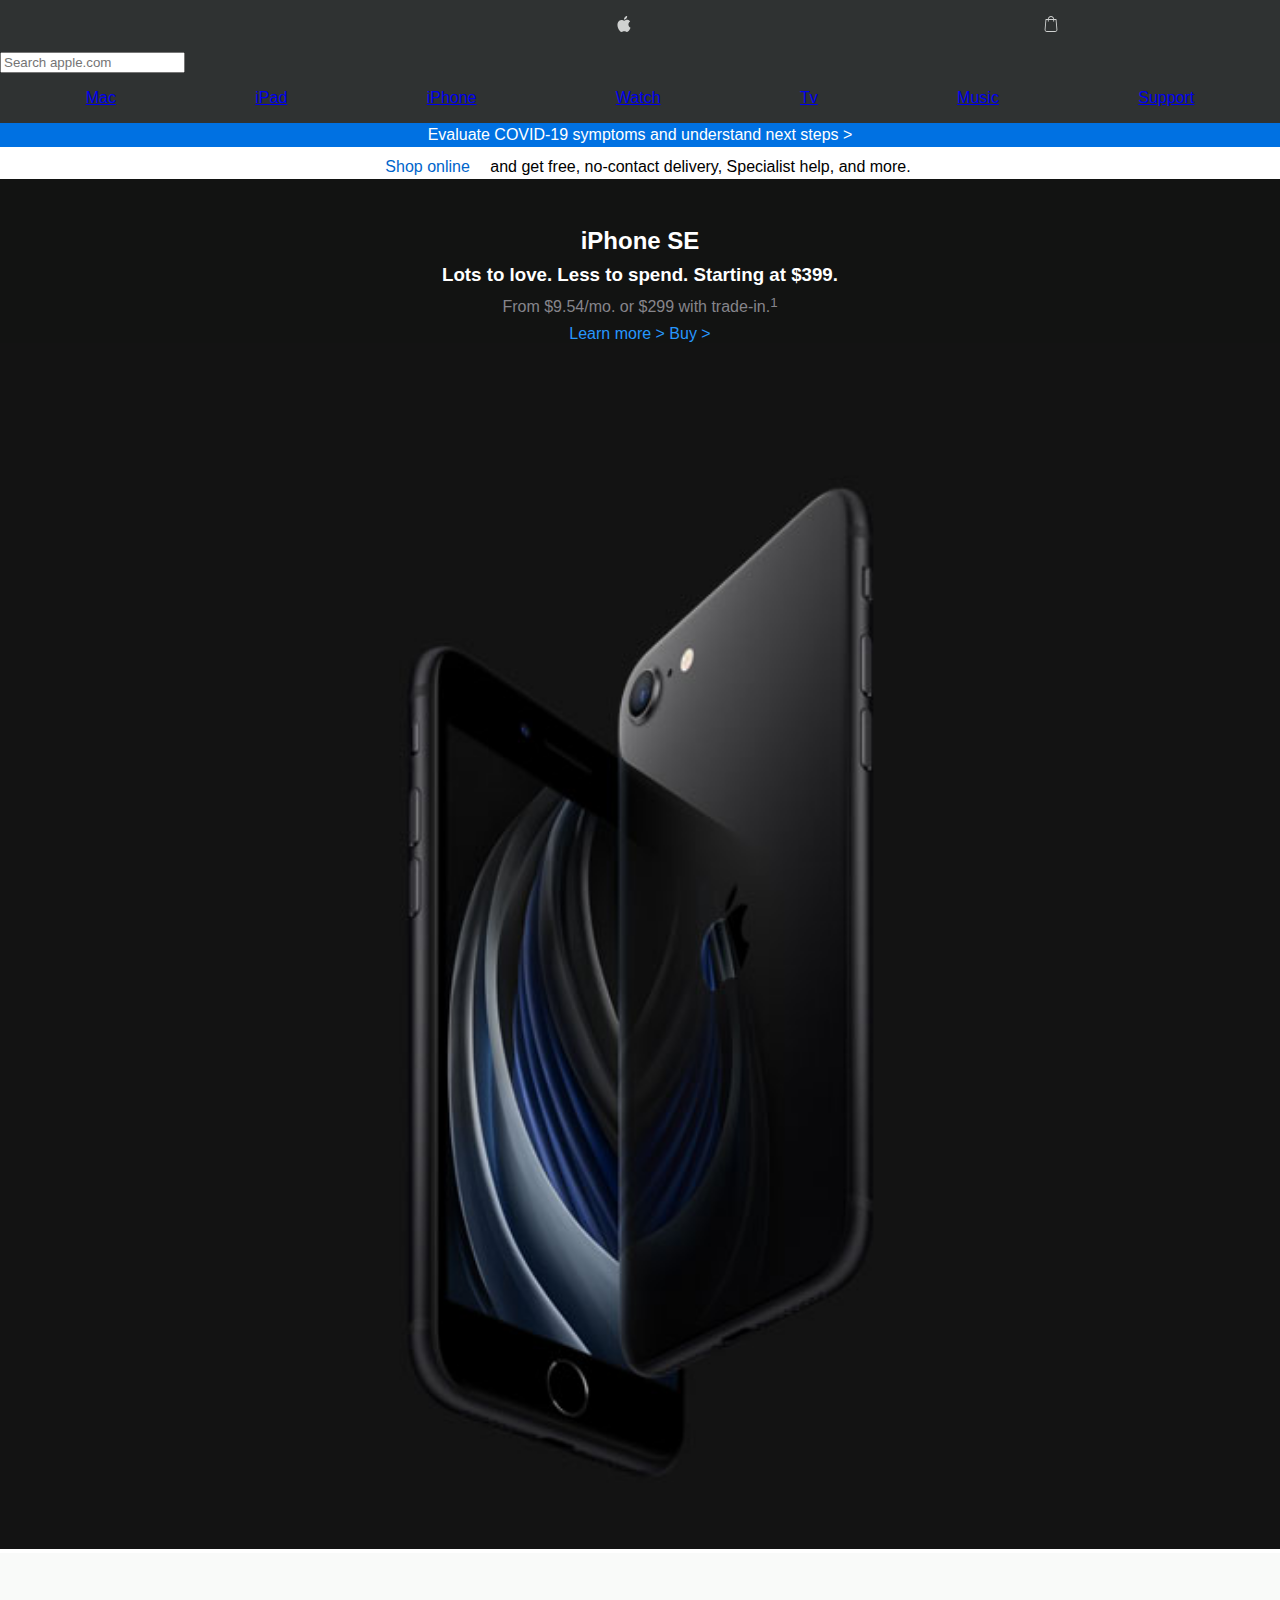
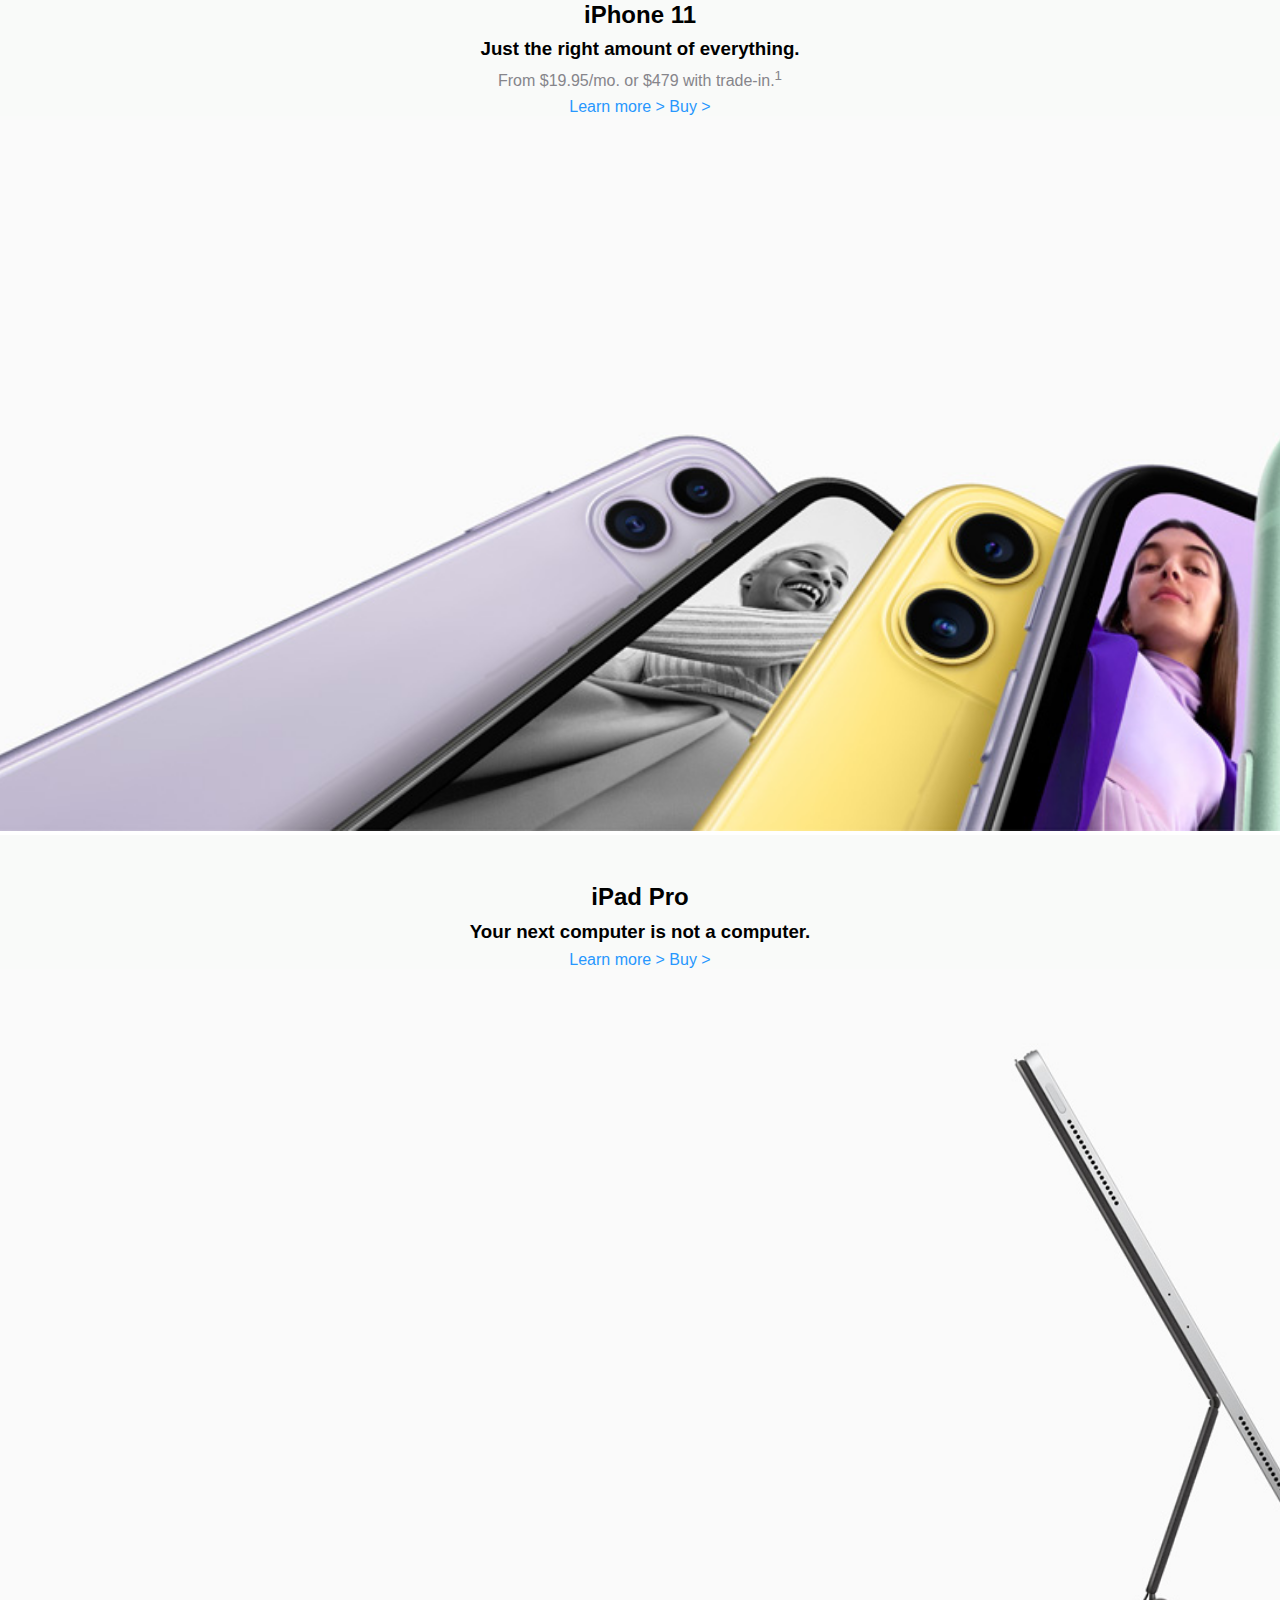
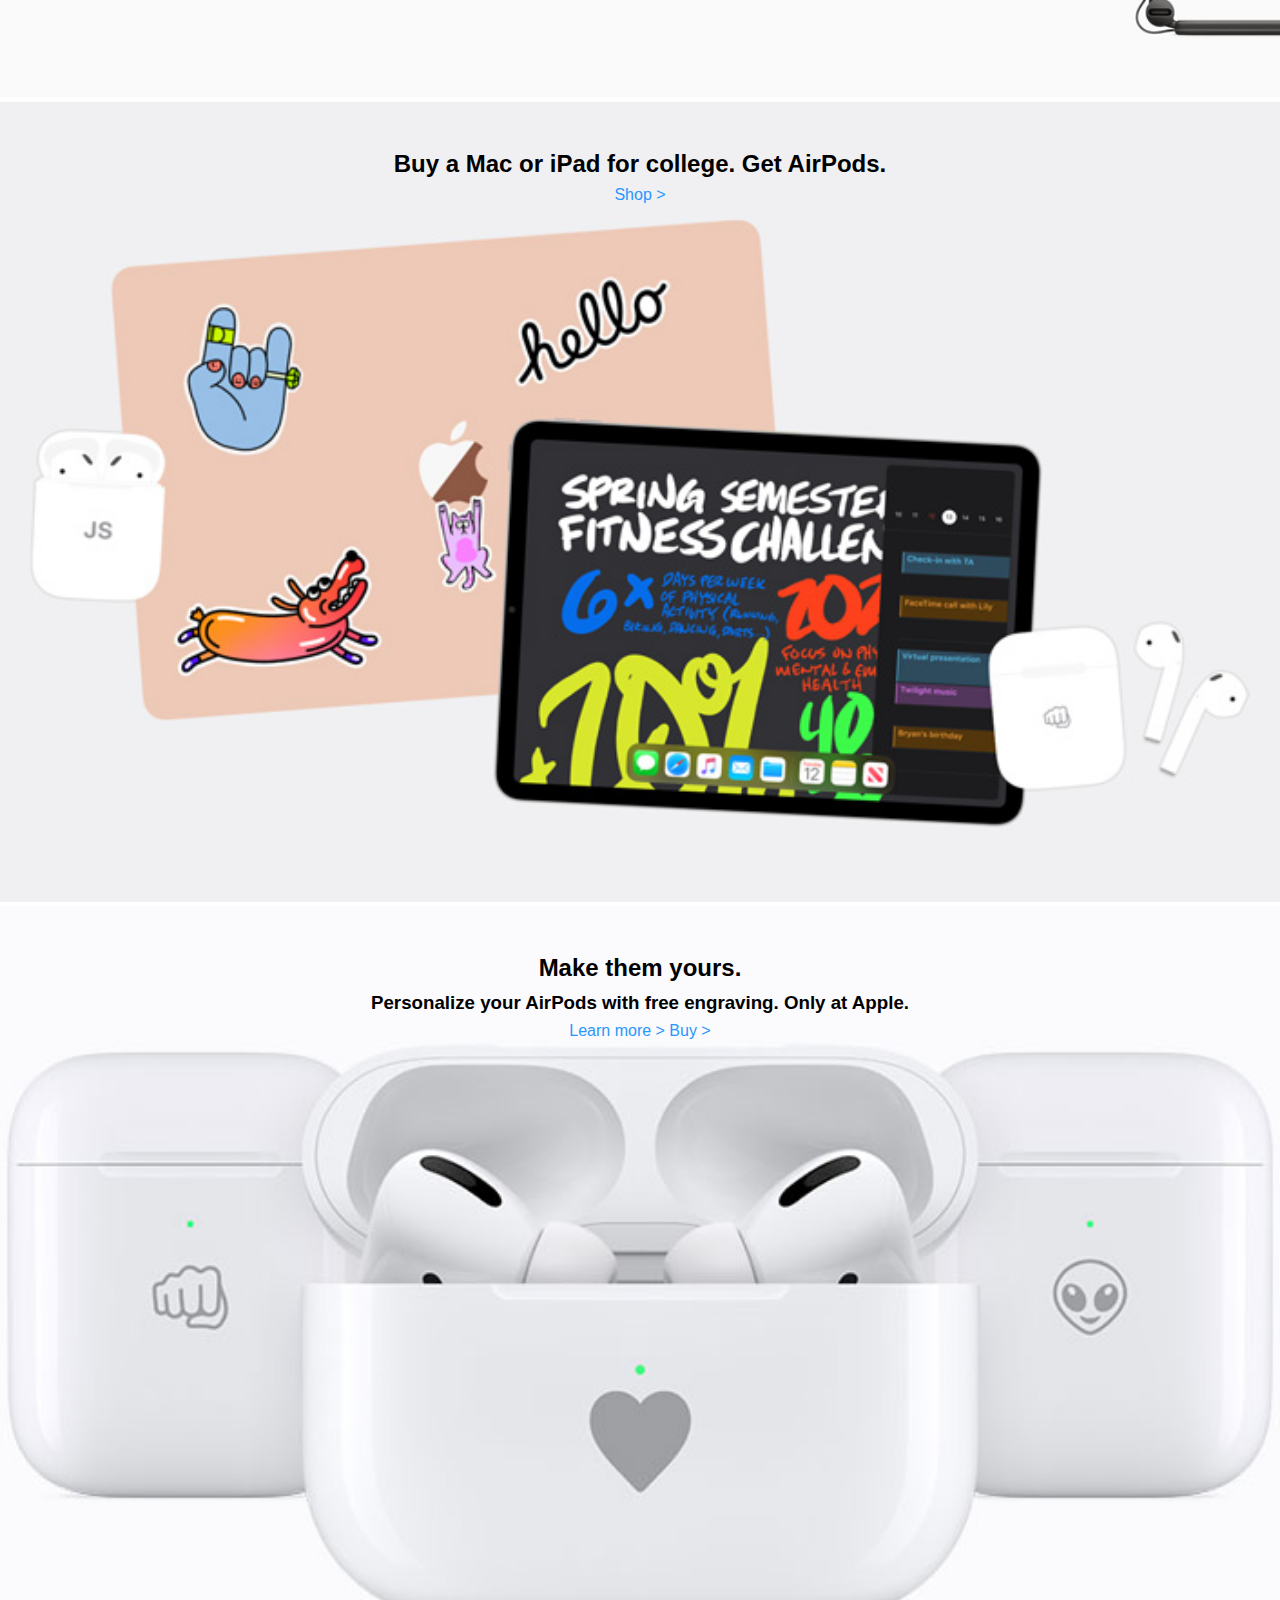
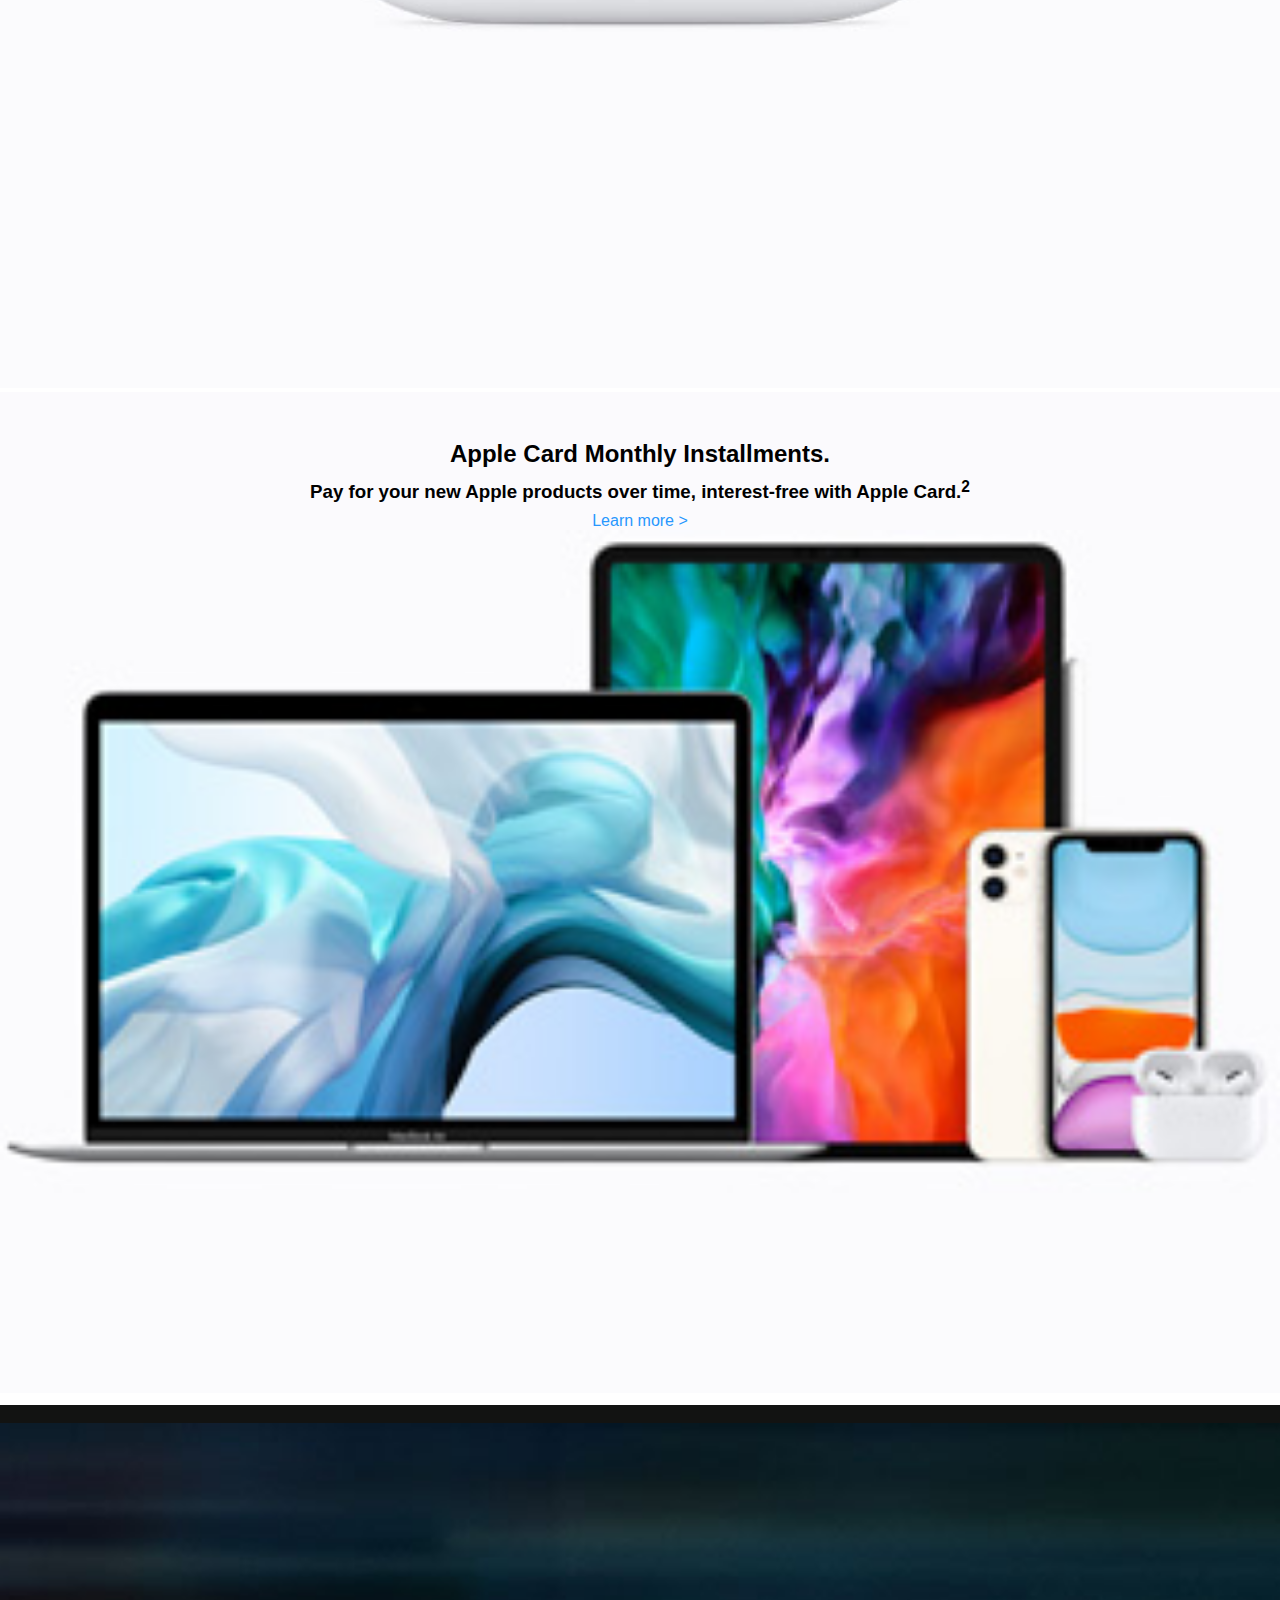
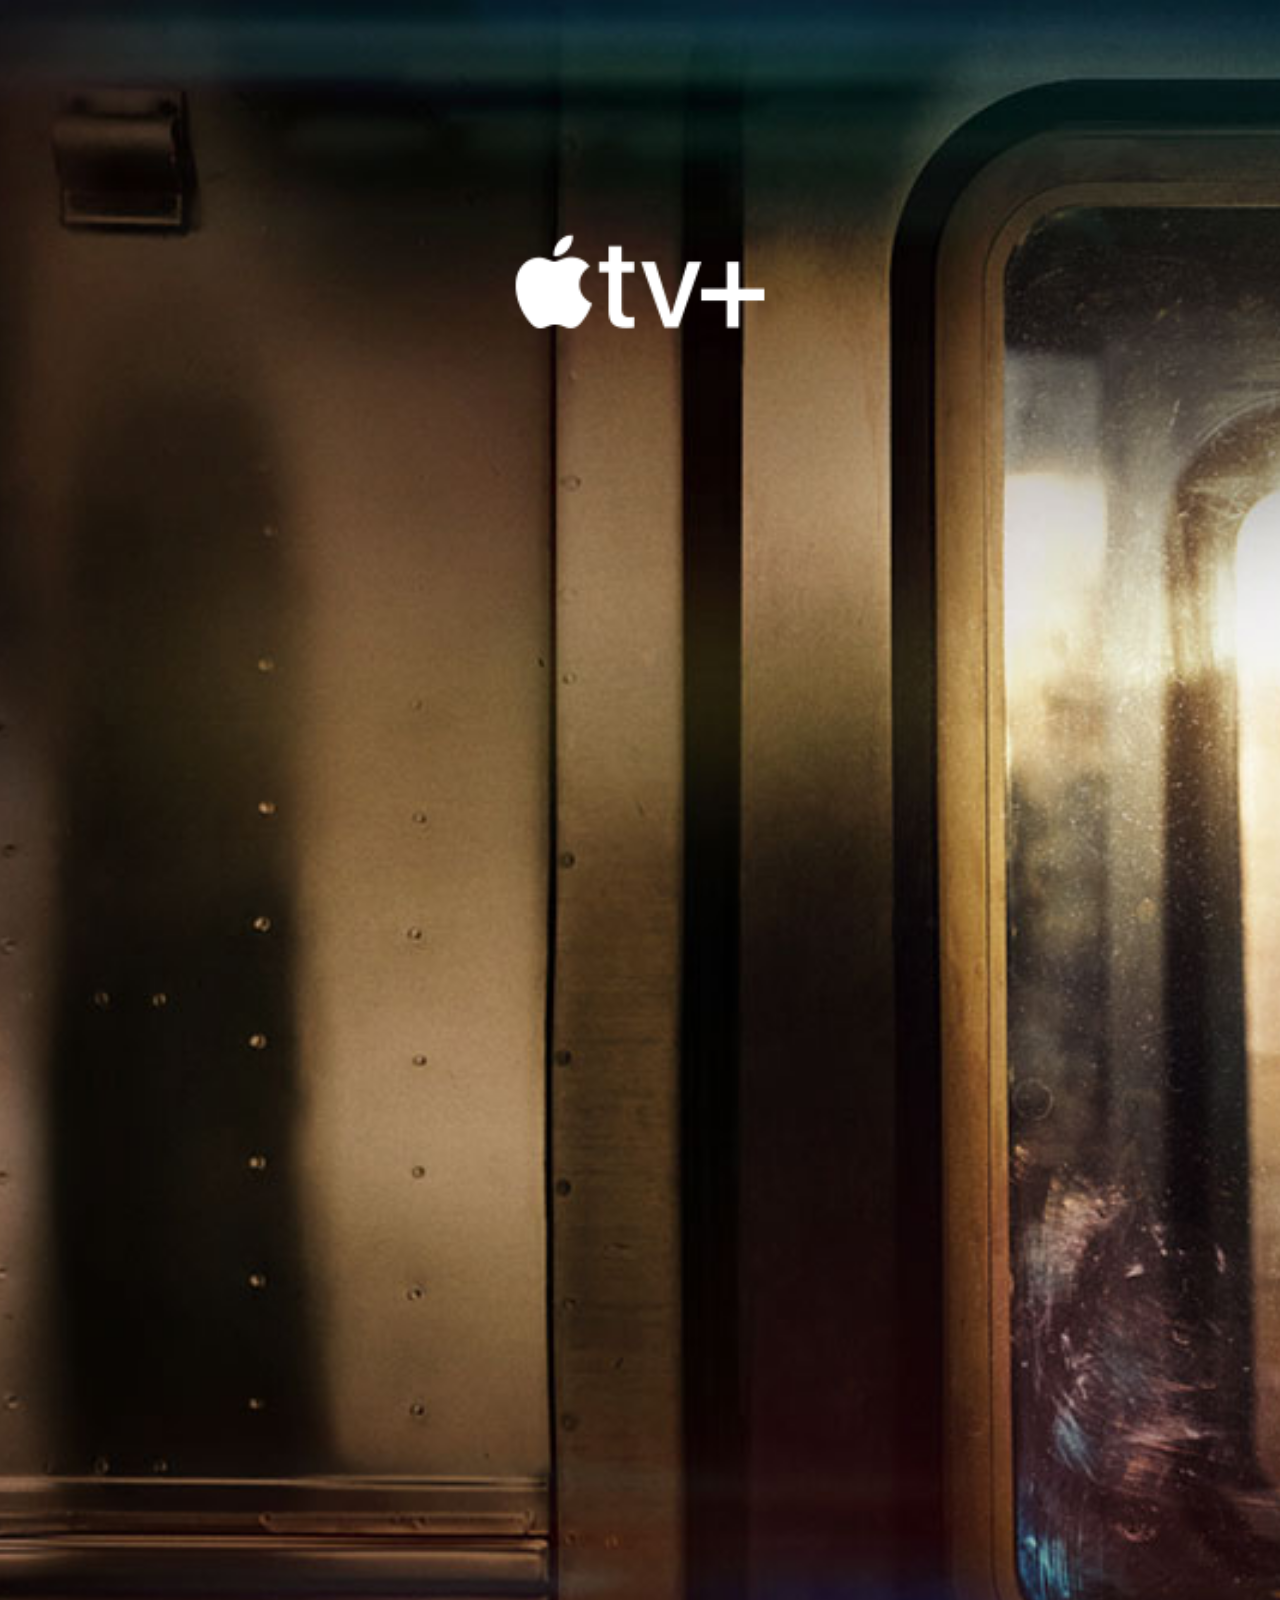
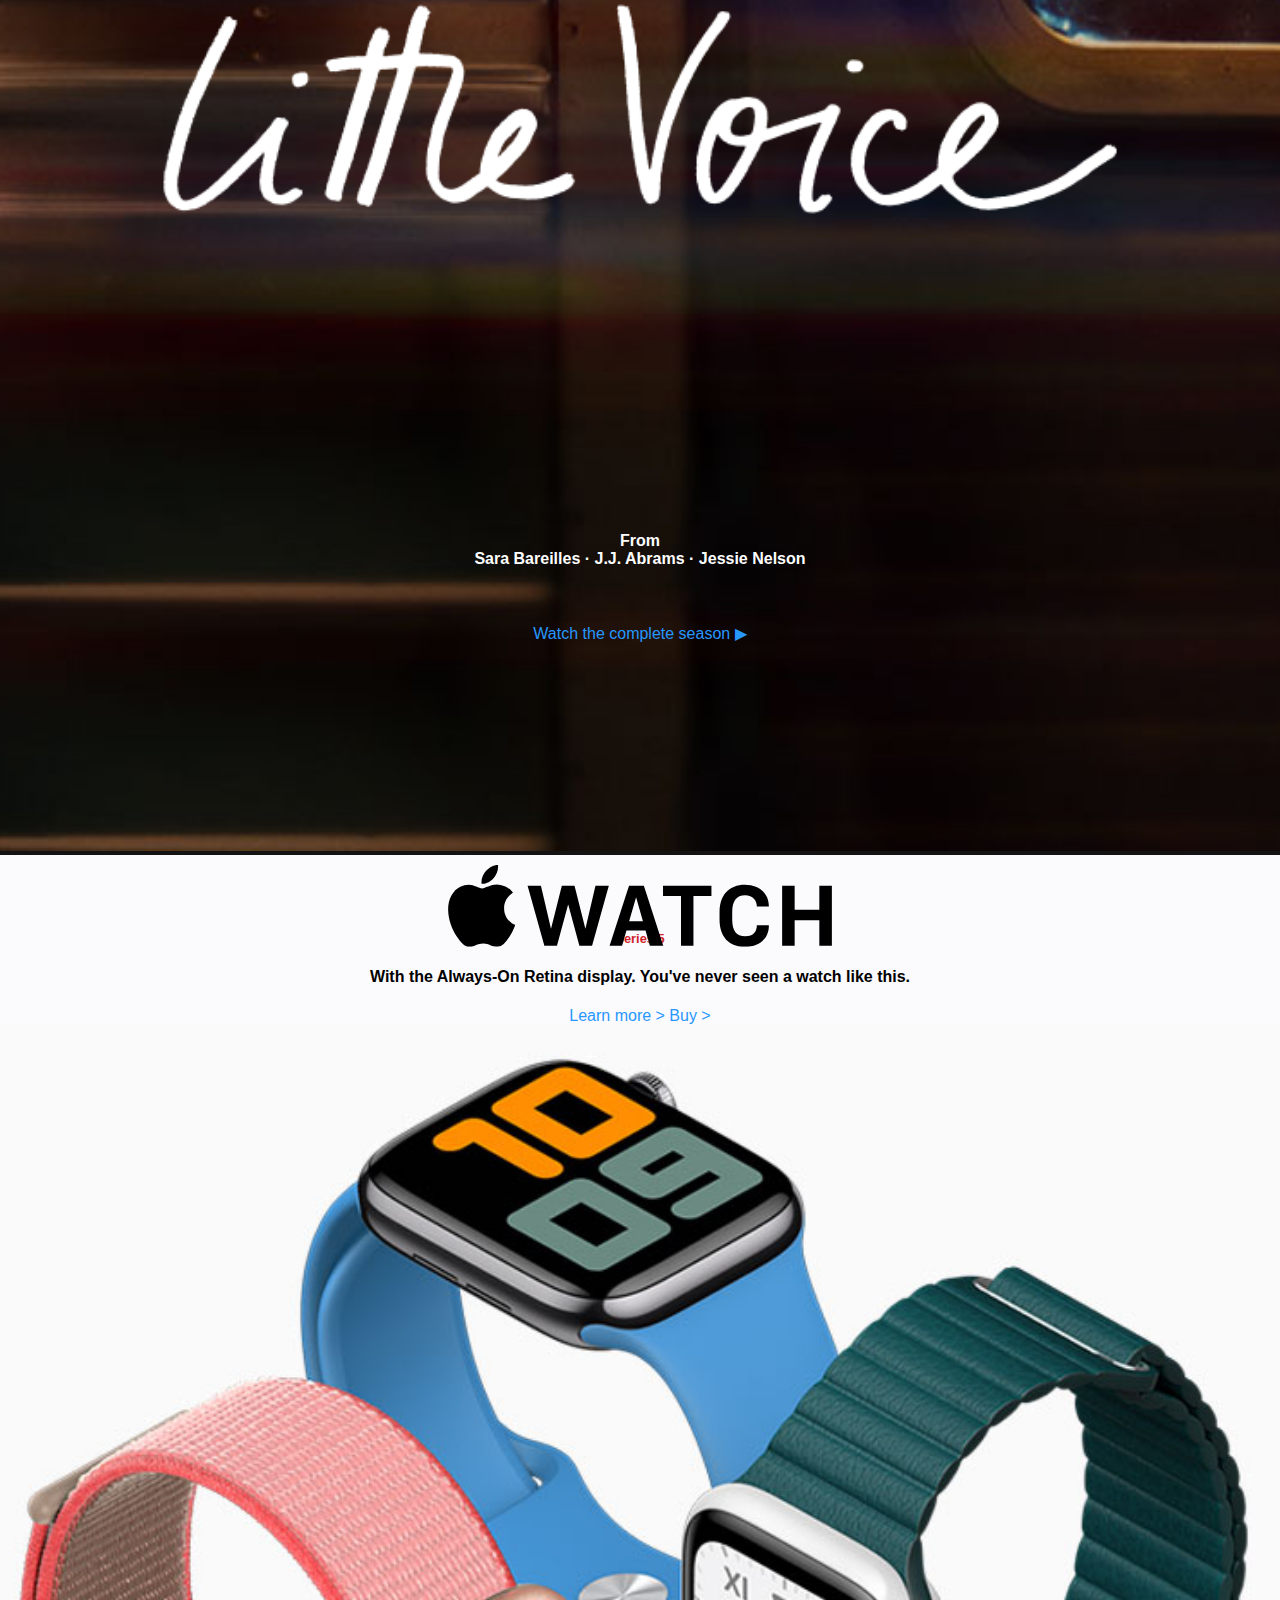
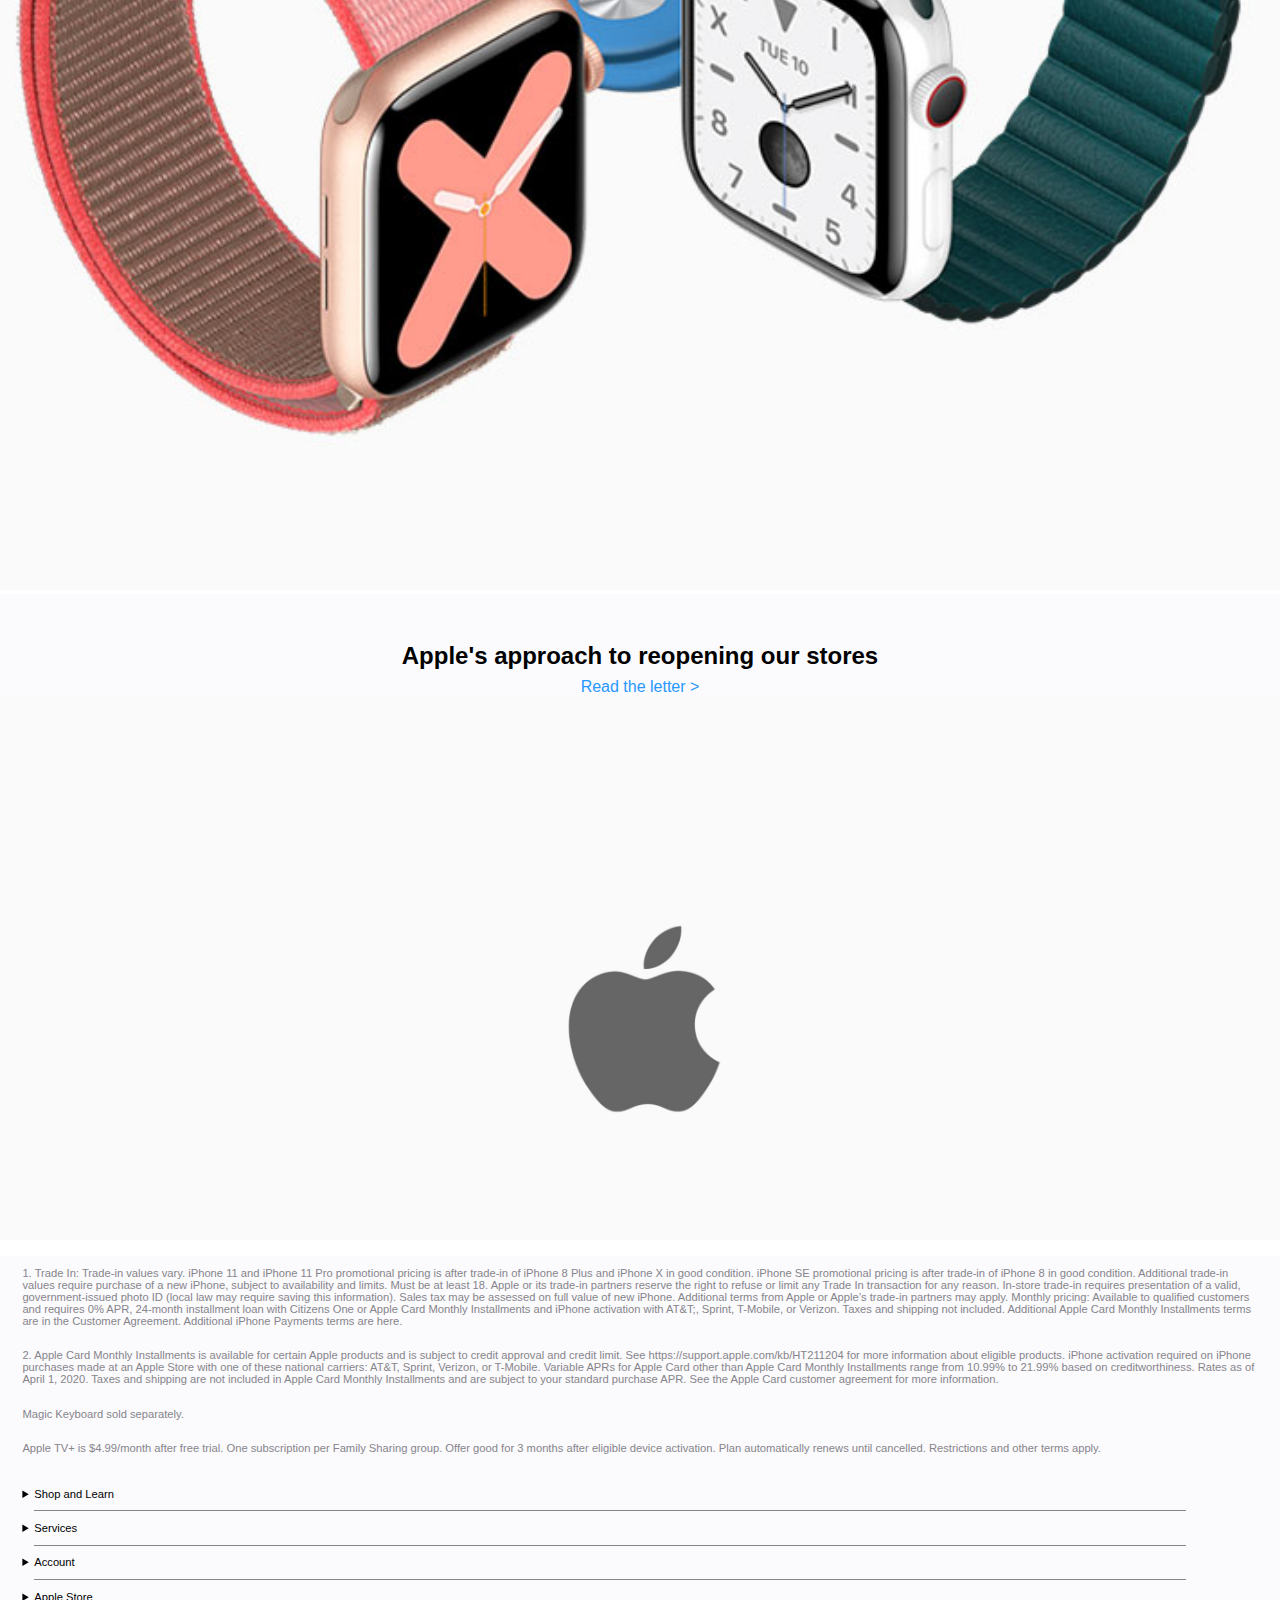
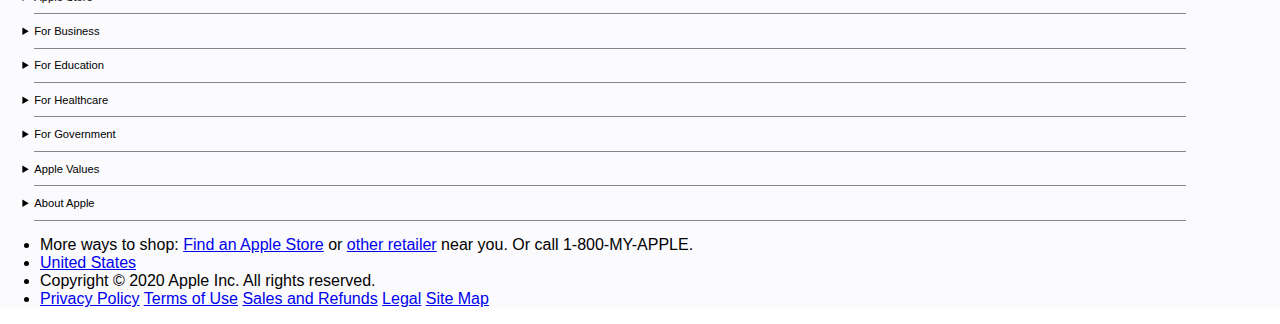
<file: index.html>
<!DOCTYPE html>
<html lang="en">

<head>
  <meta charset="UTF-8">
  <meta name="viewport" content="width=device-width, initial-scale=1.0">
  <meta http-equiv="X-UA-Compatible" content="ie=edge">
  <link rel="stylesheet" href="styles.css">
  <title>Apple</title>
</head>

<body>

  <header>

    <!-- NAVIGATIE BAR -->

    <nav class="navbarFixed">
      <ul>
        <li>
          <div tabindex="0" class="hamburger-menu-animatie">
            <span id="streep1"></span>
            <span id="streep2"></span>
          </div>
        </li>
        <li>
          <a href="#"><img src="images/logo.svg" alt="Apple logo"></a>
          <!-- bron: https://www.apple.com/ac/globalnav/6/en_US/images/be15095f-5a20-57d0-ad14-cf4c638e223a/globalnav_apple_image__cxwwnrj0urau_small.svg -->
        </li>
        <li>
          <a href="#"><img src="images/bag.svg" alt="shopping cart"></a>
          <!-- bron: https://www.flaticon.com/authors/pixel-perfect -->
        </li>
      </ul>
    </nav>

    <div class="hamburger">
      <nav class="hamburger-menu">

        <input type="text" placeholder="Search apple.com">

        <ul>
          <li><a href="#">Mac</a></li>
          <li><a href="#">iPad</a></li>
          <li><a href="#">iPhone</a></li>
          <li><a href="#">Watch</a></li>
          <li><a href="#">Tv</a></li>
          <li><a href="#">Music</a></li>
          <li><a href="#">Support</a></li>
        </ul>
      </nav>
    </div>

    <!-- INFO OVER CORONA -->

    <section class="pagina1header">
      <a href="#">Evaluate COVID‑19 symptoms and understand next steps ></a>
    </section>

    <section>
      <p><a href="#">Shop online</a> and get free, no‑contact delivery, Specialist help, and more.</p>
    </section>

  </header>

  <!-- IPHONE SE -->

  <main class="pagina1main">
    <section>
      <h2>iPhone SE</h2>
      <h3>Lots to love. Less to spend. Starting at $399.</h3>
      <p>From $9.54/mo. or $299 with trade-in.<a href="#"><sup>1</sup></a></p>
      <ul>
        <li><a href="#">Learn more ></a></li>
        <li><a href="productpagina.html">Buy ></a></li>
      </ul>
    </section>
    <img src="images/mobilesection1.jpg" alt="Black iPhone SE's">

<!-- IPHONE 11 -->

    <section>
      <h2>iPhone 11</h2>
      <h3>Just the right amount of everything.</h3>
      <p>From $19.95/mo. or $479 with trade-in.<a href="#"><sup>1</sup></a></p>
      <ul>
        <li><a href="#">Learn more ></a></li>
        <li><a href="#">Buy ></a></li>
      </ul>
    </section>
    <img src="images/mobilesection2.jpg" alt="iPhone 11's">

<!-- IPAD PRO -->

    <section>
      <h2>iPad Pro</h2>
      <h3>Your next computer is not a computer.</h3>
      <ul>
        <li><a href="#">Learn more ></a></li>
        <li><a href="#">Buy ></a></li>
      </ul>
    </section>
    <img src="images/mobilesection3.jpg" alt="iPad Pro">

<!-- COLLEGE -->

    <section>
      <h2>Buy a Mac or iPad for college. Get AirPods.</h2>
      <ul>
        <li><a href="#">Shop ></a></li>
      </ul>
    </section>
    <img src="images/mobilesection4.jpg" alt="MacBook Air, iPad Pro and AirPods">

<!-- AIRPODS -->

    <section>
      <h2>Make them yours.</h2>
      <h3>Personalize your AirPods with free engraving. Only at Apple.</h3>
      <ul>
        <li><a href="#">Learn more ></a></li>
        <li><a href="#">Buy ></a></li>
      </ul>
    </section>
    <img src="images/mobilesection5.jpg" alt="AirPods">

<!-- APPLE CARD -->

    <section>
      <h2>Apple Card Monthly Installments.</h2>
      <h3>Pay for your new Apple products over time, interest-free with Apple Card.<a href="#"><sup>2</sup></a></h3>
      <ul>
        <li><a href="#">Learn more ></a></li>
      </ul>
    </section>
    <img src="images/mobilesection6.jpg" alt="Apple products">

<!-- APPLE TV+ -->

    <section>
      <img src="images/appletvlogo.png" alt="Apple TV Logo">
      <img src="images/littlevoice.png" alt="Little Voice">
      <h4>From <br> Sara Bareilles &middot; J.J. Abrams &middot; Jessie Nelson</h4>
      <ul>
        <li><a href="#">Watch the complete season &#9654; </a></li>
      </ul>
      <img src="images/mobilesection7.jpg" alt="Cover Little Voice">
    </section>

<!-- APPLE WATCH LOGO -->

    <section>
      <img src="images/applewatchlogo.svg" alt="Apple Watch logo">
      <h3>Series 5</h3>
      <h4>With the Always-On Retina display. You've never seen a watch like this.</h4>
      <ul>
        <li><a href="#">Learn more ></a></li>
        <li><a href="#">Buy ></a></li>
      </ul>
    </section>
    <img src="images/mobilesection8.jpg" alt="Apple Watches">

<!-- REOPENING OUR STORES -->

    <section>
      <h2>Apple's approach to reopening our stores</h2>
      <ul>
        <li><a href="#">Read the letter ></a></li>
      </ul>
    </section>
    <img src="images/sectionapplelogo.jpg" alt="Apple logo">

  </main>

<!-- FOOTER -->

  <footer>
    <section>
      <ul>
        <li>
          1. Trade In: Trade‑in values vary. iPhone 11 and iPhone 11 Pro promotional pricing is after trade‑in of iPhone 8 Plus
          and iPhone X in good condition. iPhone SE promotional pricing is after trade-in of iPhone 8 in good condition.
          Additional trade‑in values require purchase of a new iPhone, subject to availability and limits. Must be at least 18.
          Apple or its trade-in partners reserve the right to refuse or limit any Trade In transaction for any reason. In‑store
          trade‑in requires presentation of a valid, government-issued photo ID (local law may require saving this information).
          Sales tax may be assessed on full value of new iPhone. Additional terms from Apple or Apple’s trade-in partners may
          apply. Monthly pricing: Available to qualified customers and requires 0% APR, 24-month installment loan with Citizens
          One or Apple Card Monthly Installments and iPhone activation with AT&amp;T;, Sprint, T-Mobile, or Verizon. Taxes and
          shipping not included. Additional Apple Card Monthly Installments terms are in the Customer Agreement. Additional iPhone
          Payments terms are here.
        </li>
        <li>
          2. Apple Card Monthly Installments is available for certain Apple products and is subject to credit approval and credit limit. See https://support.apple.com/kb/HT211204 for more information about eligible products. iPhone activation
          required on iPhone purchases made at an Apple Store with one of these national carriers: AT&T, Sprint, Verizon, or T-Mobile. Variable APRs for Apple Card other than Apple Card Monthly Installments range from 10.99% to 21.99% based on
          creditworthiness. Rates as of April 1, 2020. Taxes and shipping are not included in Apple Card Monthly Installments and are subject to your standard purchase APR. See the Apple Card customer agreement for more information.
        </li>
        <li>
          Magic Keyboard sold separately.
        </li>
        <li>
          Apple TV+ is $4.99/month after free trial. One subscription per Family Sharing group. Offer good for 3 months after eligible device activation. Plan automatically renews until cancelled. Restrictions and other terms apply.
        </li>
      </ul>
    </section>

    <!-- BRON: https://developer.mozilla.org/en-US/docs/Web/HTML/Element/summary -->

    <section>
      <nav>
        <details>
          <summary>Shop and Learn</summary>
          <ul>
            <li>
              <a href="#">Mac</a>
            </li>
            <li>
              <a href="#">iPad</a>
            </li>
            <li>
              <a href="#">iPhone</a>
            </li>
            <li>
              <a href="#">Watch</a>
            </li>
            <li>
              <a href="#">TV</a>
            </li>
            <li>
              <a href="#">Music</a>
            </li>
            <li>
              <a href="#">AirPods</a>
            </li>
            <li>
              <a href="#">HomePod</a>
            </li>
            <li>
              <a href="#">iPod touch</a>
            </li>
            <li>
              <a href="#">Accessories</a>
            </li>
            <li>
              <a href="#">Gift Cards</a>
            </li>
          </ul>
        </details>
        <details>
          <summary>Services</summary>
          <ul>
            <li>
              <a href="#">Apple Music</a>
            </li>
            <li>
              <a href="#">Apple News+</a>
            </li>
            <li>
              <a href="#">Apple TV+</a>
            </li>
            <li>
              <a href="#">Apple Arcade</a>
            </li>
            <li>
              <a href="#">Apple Books</a>
            </li>
            <li>
              <a href="#">Apple Card</a>
            </li>
            <li>
              <a href="#">iCloud</a>
            </li>
          </ul>
        </details>
        <details>
          <summary>Account</summary>
          <ul>
            <li>
              <a href="#">Manage Your Apple ID</a>
            </li>
            <li>
              <a href="#">Apple Store Account</a>
            </li>
            <li>
              <a href="#">iCloud.com</a>
            </li>
          </ul>
        </details>
        <details>
          <summary>Apple Store</summary>
          <ul>
            <li>
              <a href="#">Find a Store</a>
            </li>
            <li>
              <a href="#">Shop Online</a>
            </li>
            <li>
              <a href="#">Genius Bar</a>
            </li>
            <li>
              <a href="#">Today at Apple</a>
            </li>
            <li>
              <a href="#">Apple Camp</a>
            </li>
            <li>
              <a href="#">Apple Store App</a>
            </li>
            <li>
              <a href="#">Refurbished and Clearance</a>
            </li>
            <li>
              <a href="#">Financing</a>
            </li>
            <li>
              <a href="#">Apple Trade In</a>
            </li>
            <li>
              <a href="#">Order Status</a>
            </li>
            <li>
              <a href="#">Shopping Help</a>
            </li>
          </ul>
        </details>
        <details>
          <summary>For Business</summary>
          <ul>
            <li>
              <a href="#">Apple and Business</a>
            </li>
            <li>
              <a href="#">Shop for Business</a>
            </li>
          </ul>
        </details>
        <details>
          <summary>For Education</summary>
          <ul>
            <li>
              <a href="#">Apple and Education</a>
            </li>
            <li>
              <a href="#">Shop for K-12</a>
            </li>
            <li>
              <a href="#">Shop for College</a>
            </li>
          </ul>
        </details>
        <details>
          <summary>For Healthcare</summary>
          <ul>
            <li>
              <a href="#">Apple in Healthcare</a>
            </li>
            <li>
              <a href="#">Health on Apple Watch</a>
            </li>
            <li>
              <a href="#">Health Records on iPhone</a>
            </li>
          </ul>
        </details>
        <details>
          <summary>For Government</summary>
          <ul>
            <li>
              <a href="#">Shop for Government</a>
            </li>
            <li>
              <a href="#">Shop for Veterans and Military</a>
            </li>
          </ul>
        </details>
        <details>
          <summary>Apple Values</summary>
          <ul>
            <li>
              <a href="#">Accessibility</a>
            </li>
            <li>
              <a href="#">Education</a>
            </li>
            <li>
              <a href="#">Environment</a>
            </li>
            <li>
              <a href="#">Inclusion and Diversity</a>
            </li>
            <li>
              <a href="#">Privacy</a>
            </li>
            <li>
              <a href="#">Supplier Responsibility</a>
            </li>
          </ul>
        </details>
        <details>
          <summary>About Apple</summary>
          <ul>
            <li>
              <a href="#">Newsroom</a>
            </li>
            <li>
              <a href="#">Apple Leadership</a>
            </li>
            <li>
              <a href="#">Job Opportunities</a>
            </li>
            <li>
              <a href="#">Investors</a>
            </li>
            <li>
              <a href="#">Events</a>
            </li>
            <li>
              <a href="#">Contact Apple</a>
            </li>
          </ul>
        </details>
      </nav>
    </section>

    <section class="lastItems">
      <ul>
        <li>More ways to shop: <a href="#">Find an Apple Store</a> or <a href="#">other retailer</a> near you. Or call 1-800-MY-APPLE.</li>
        <li><a href="#">United States</a></li>
        <li>Copyright &copy; 2020 Apple Inc. All rights reserved.</li>
        <li>
          <a href="#">Privacy Policy</a>
          <a href="#">Terms of Use</a>
          <a href="#">Sales and Refunds</a>
          <a href="#">Legal</a>
          <a href="#">Site Map</a>
        </li>
      </ul>
    </section>
  </footer>

  <script type="text/javascript" src="script.js"></script>

</body>

</html>
</file>
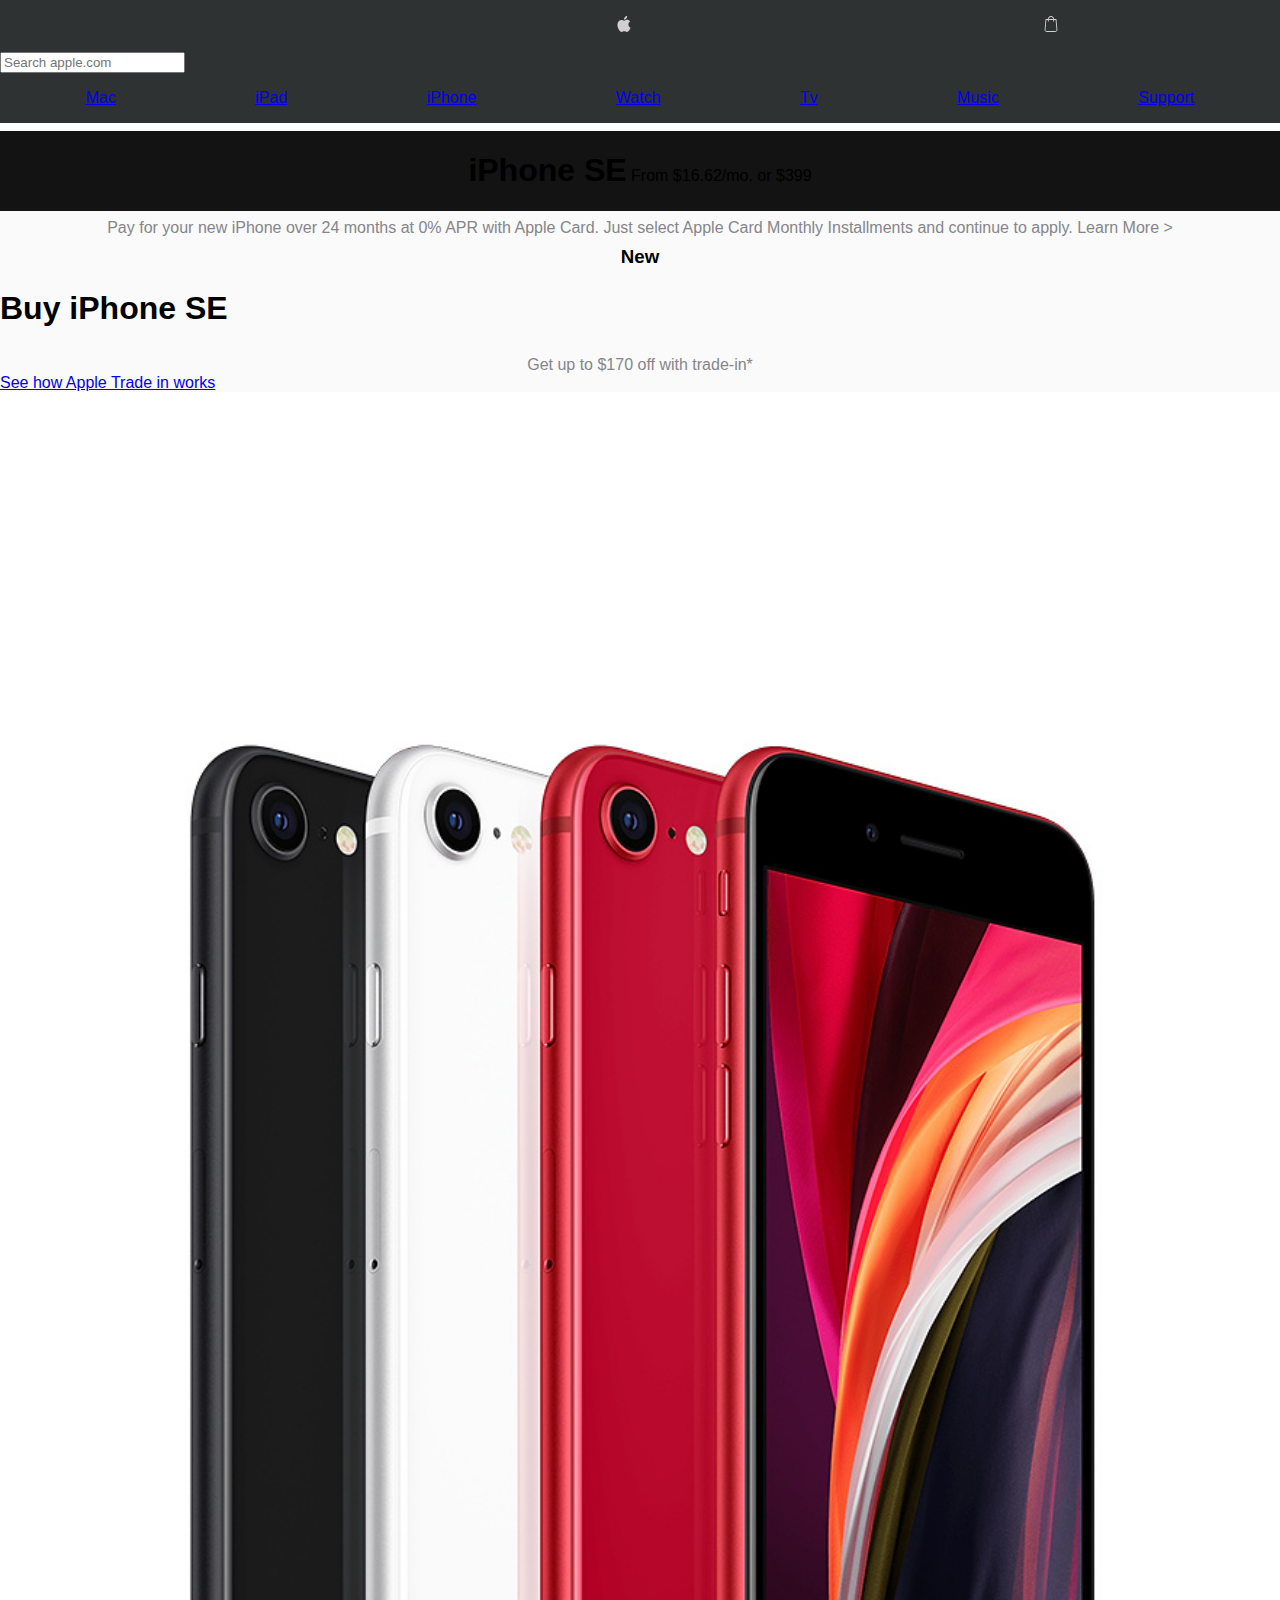
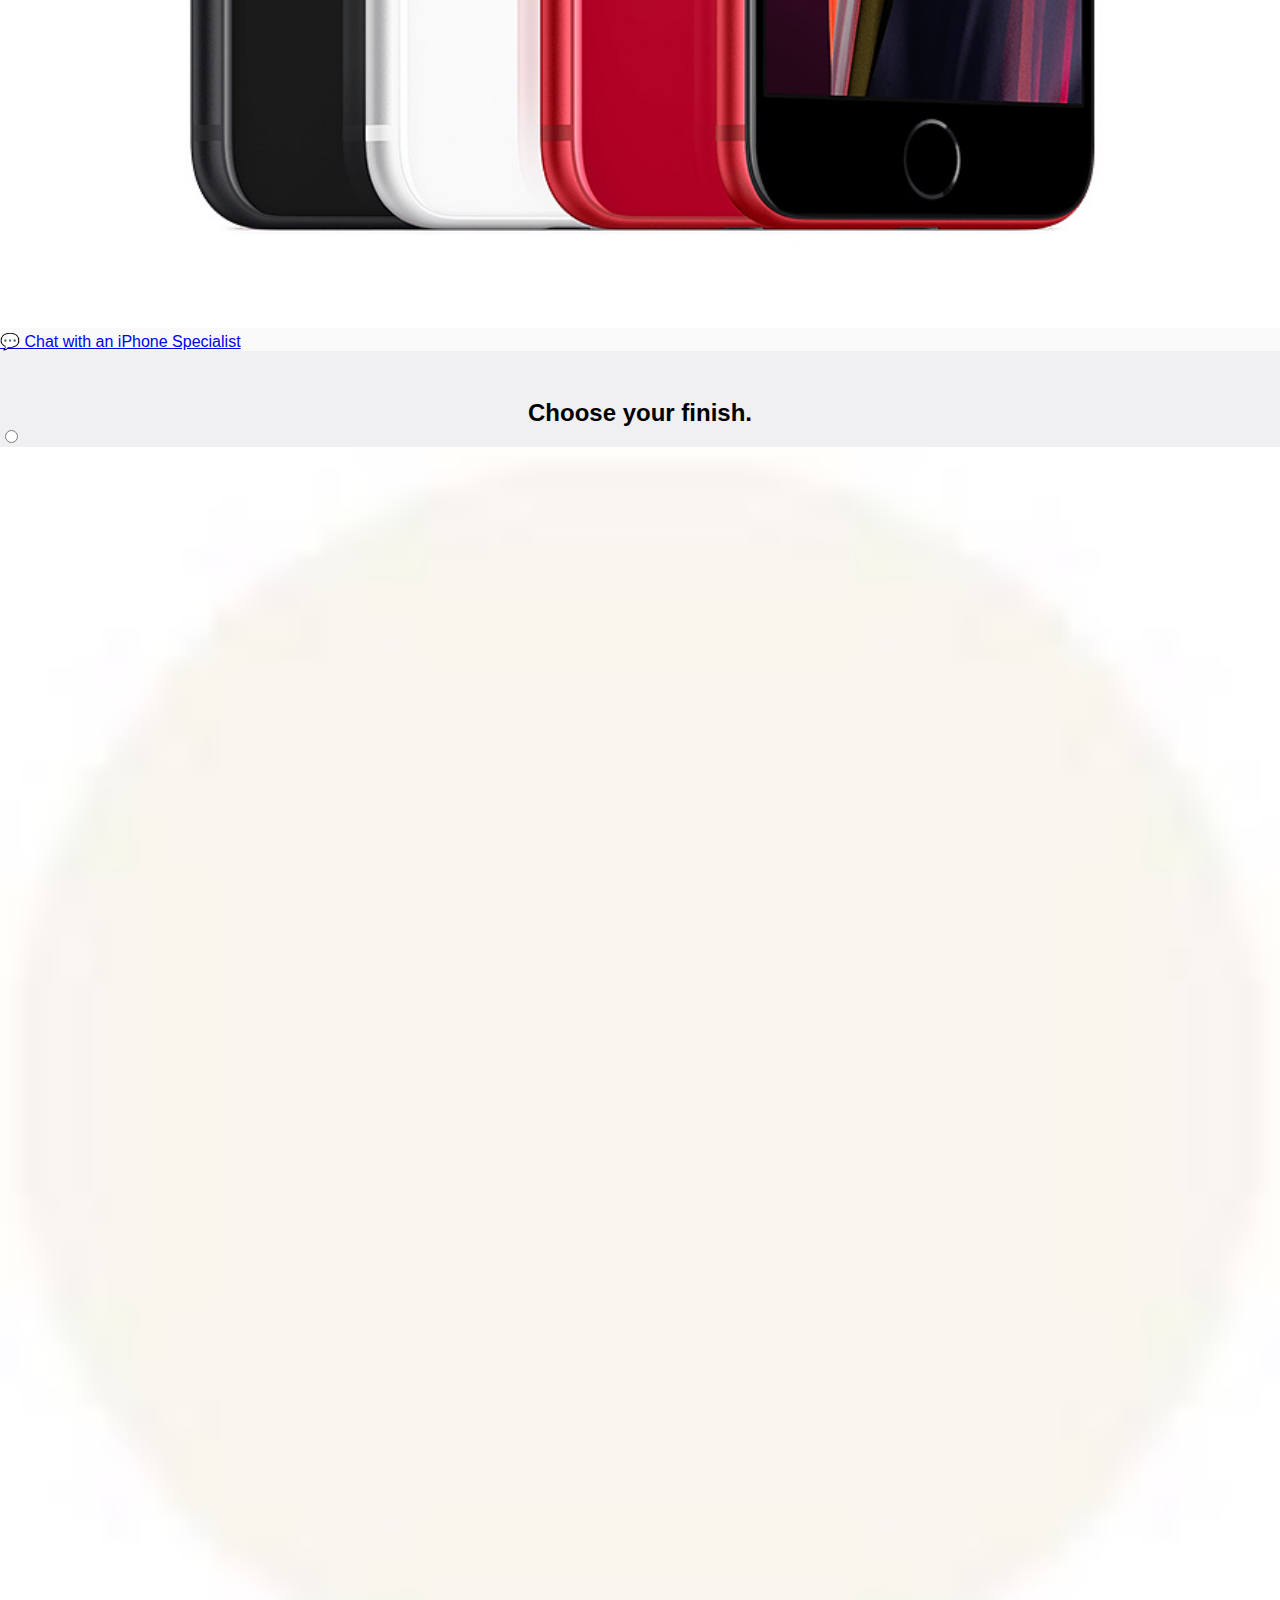
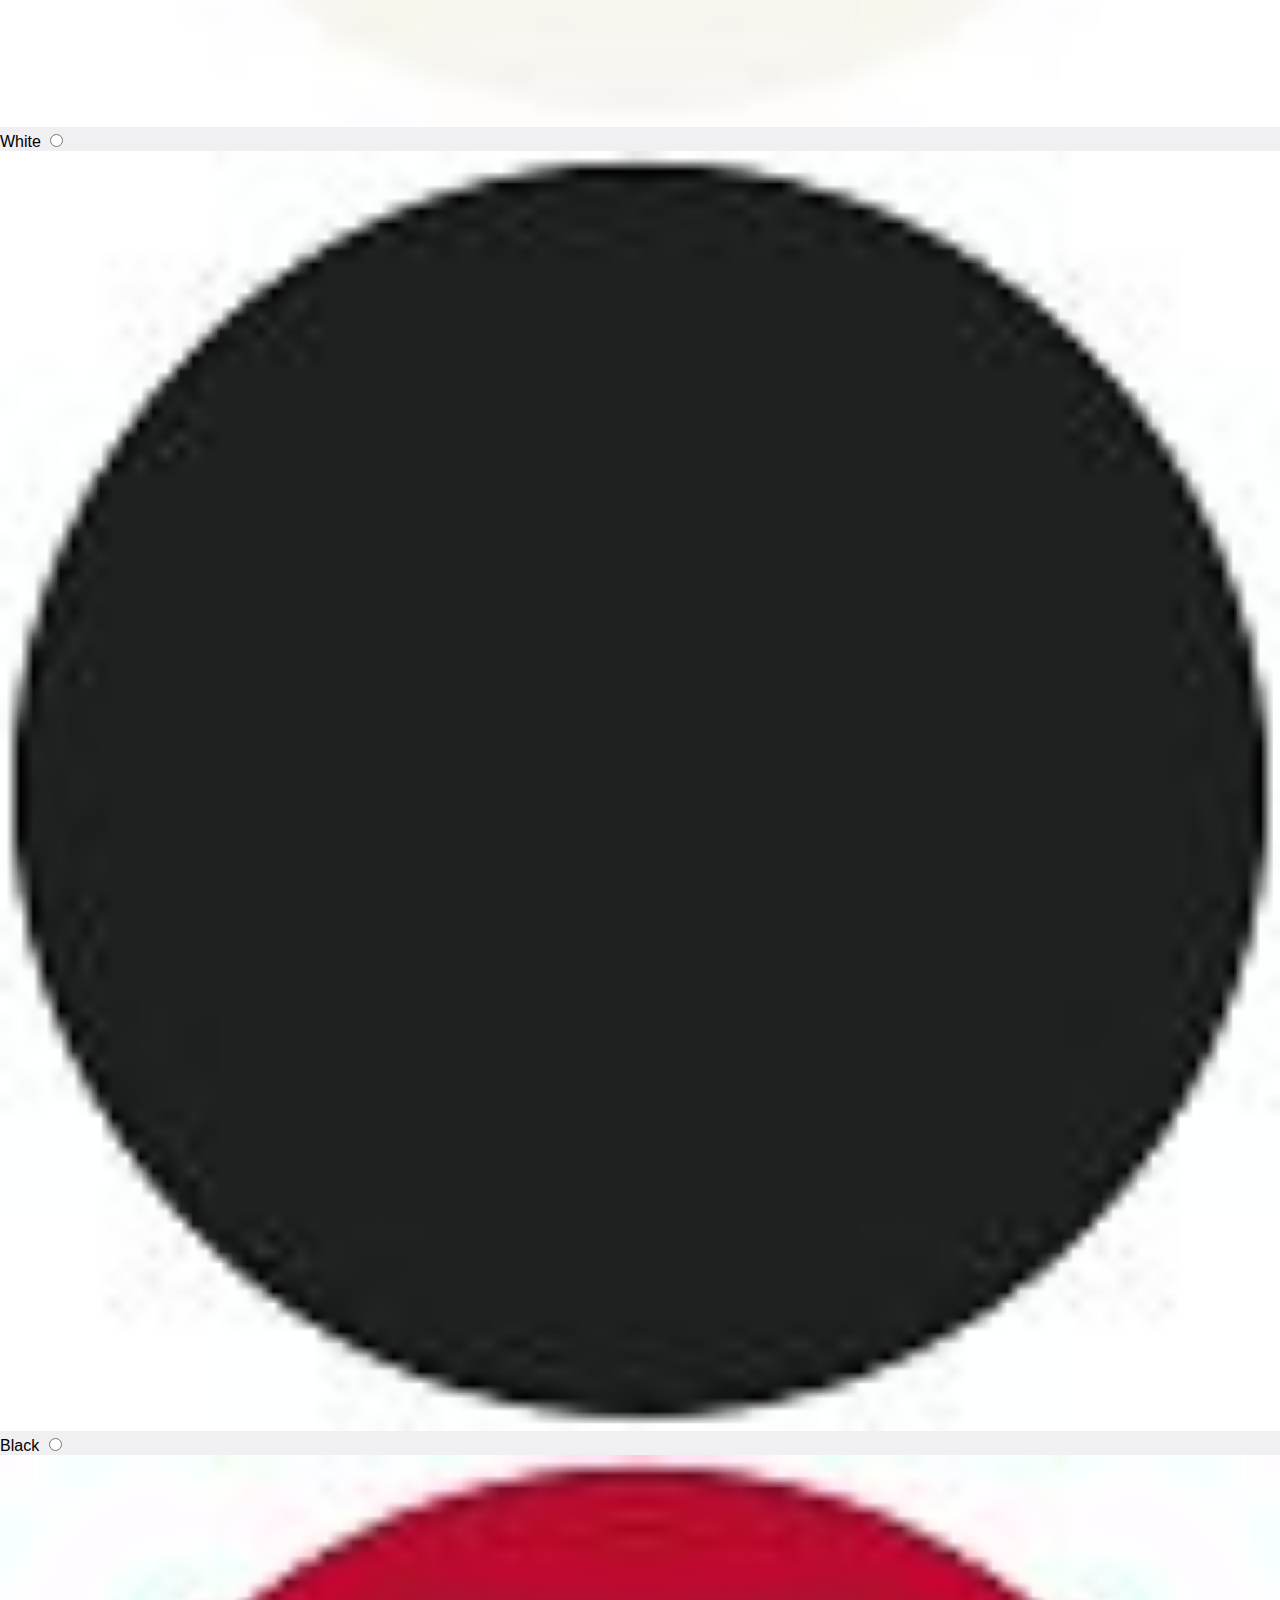
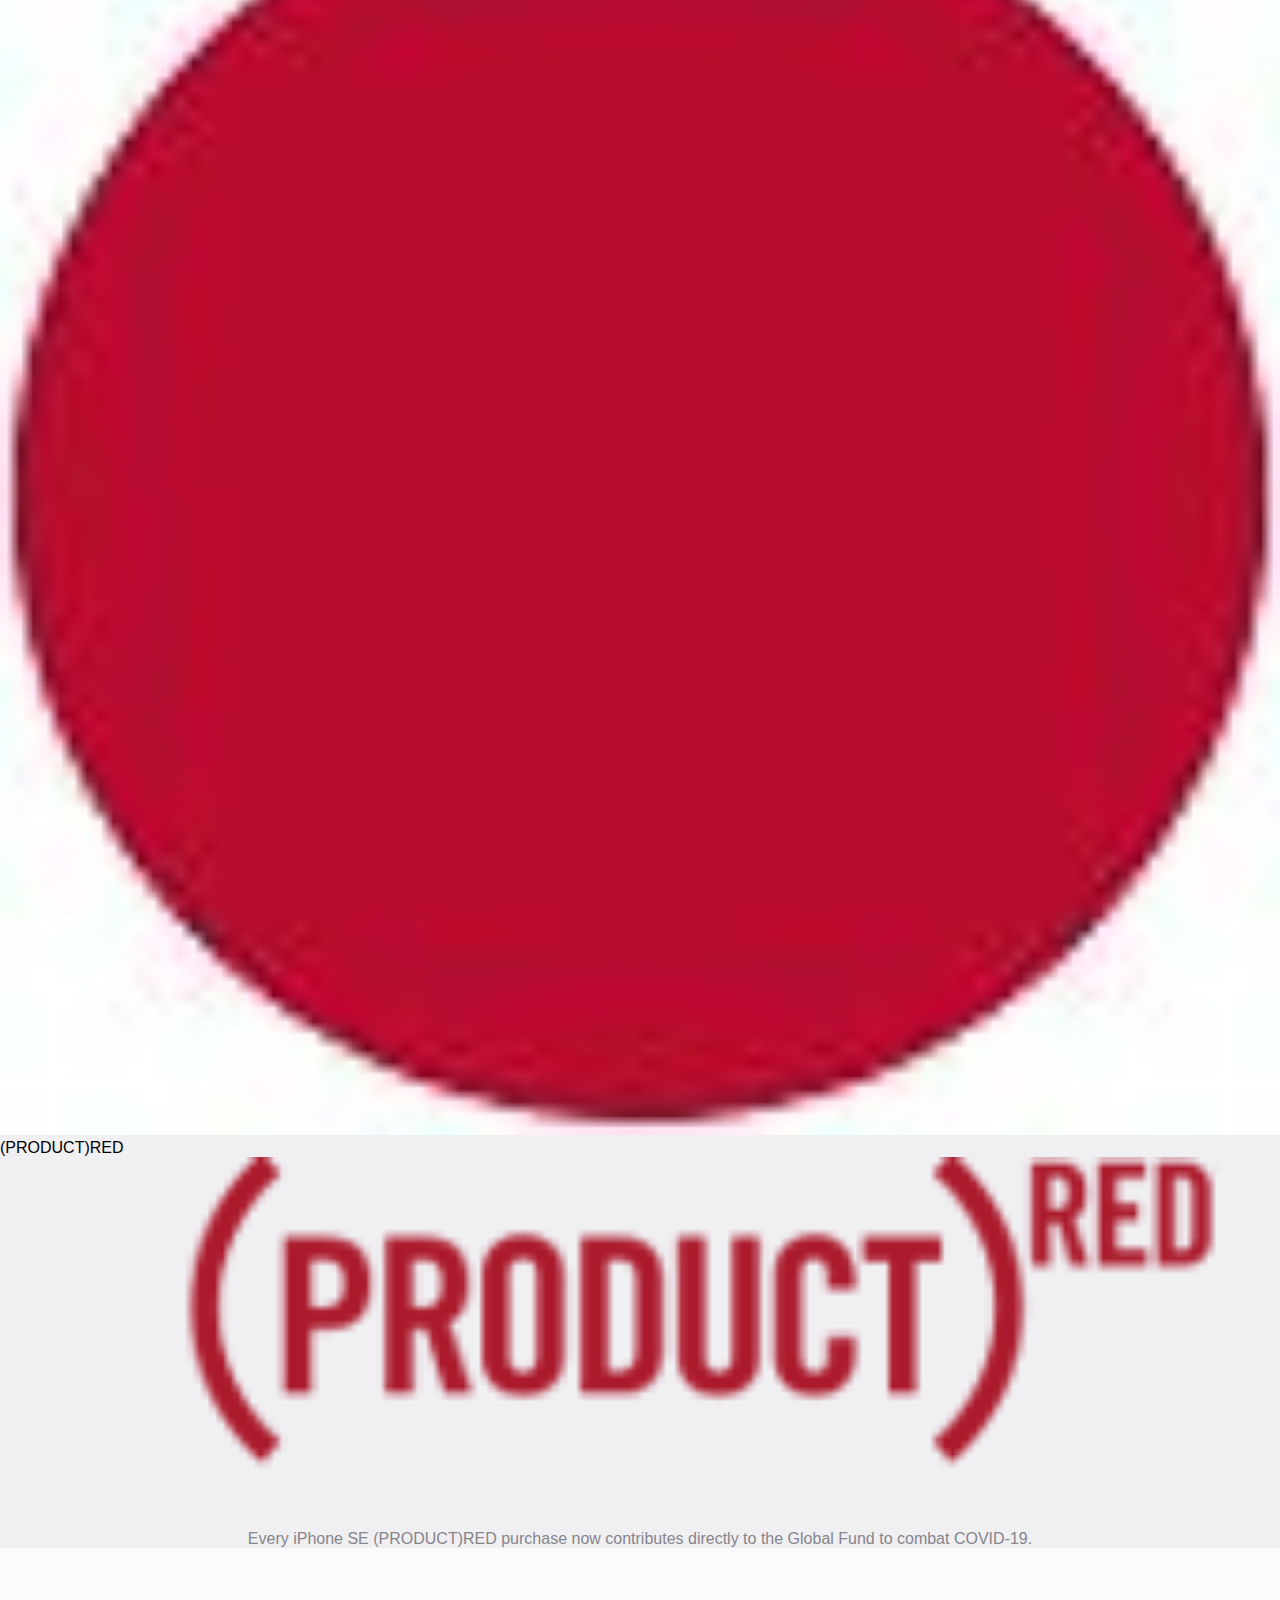
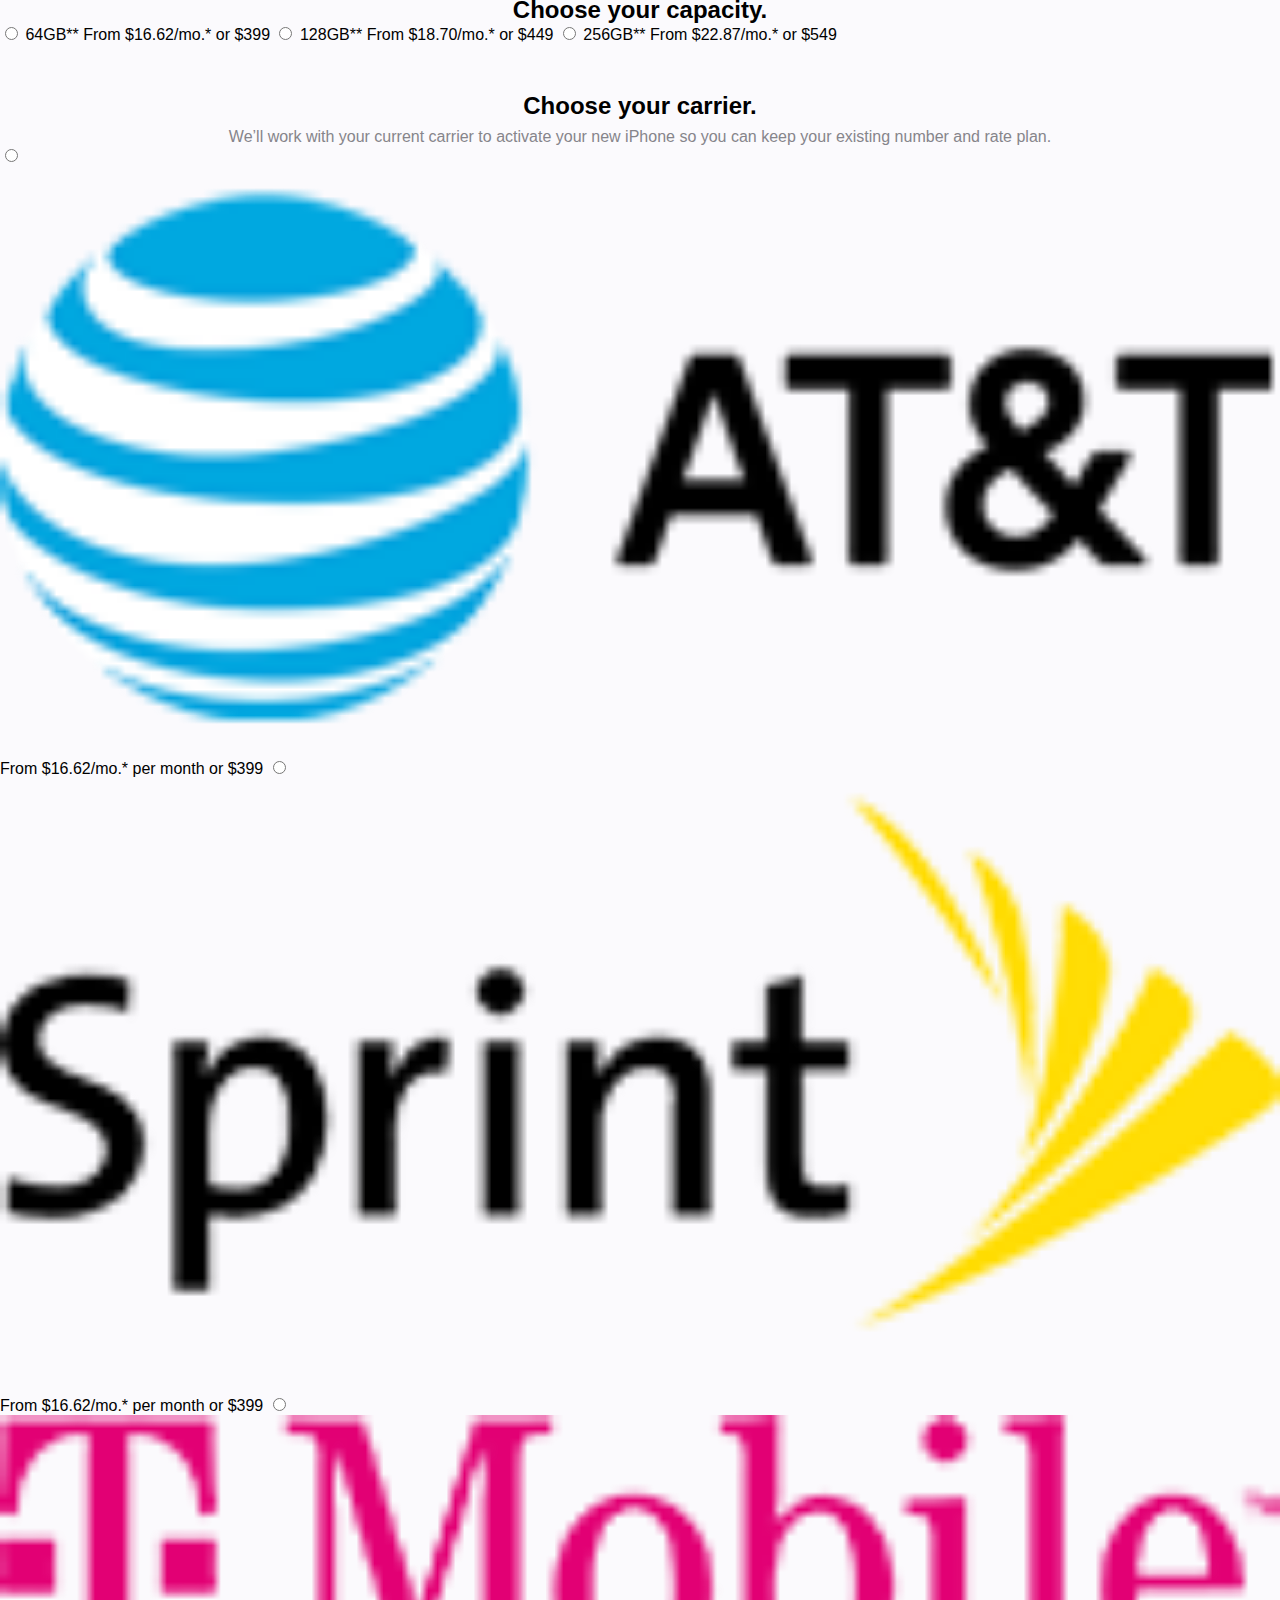
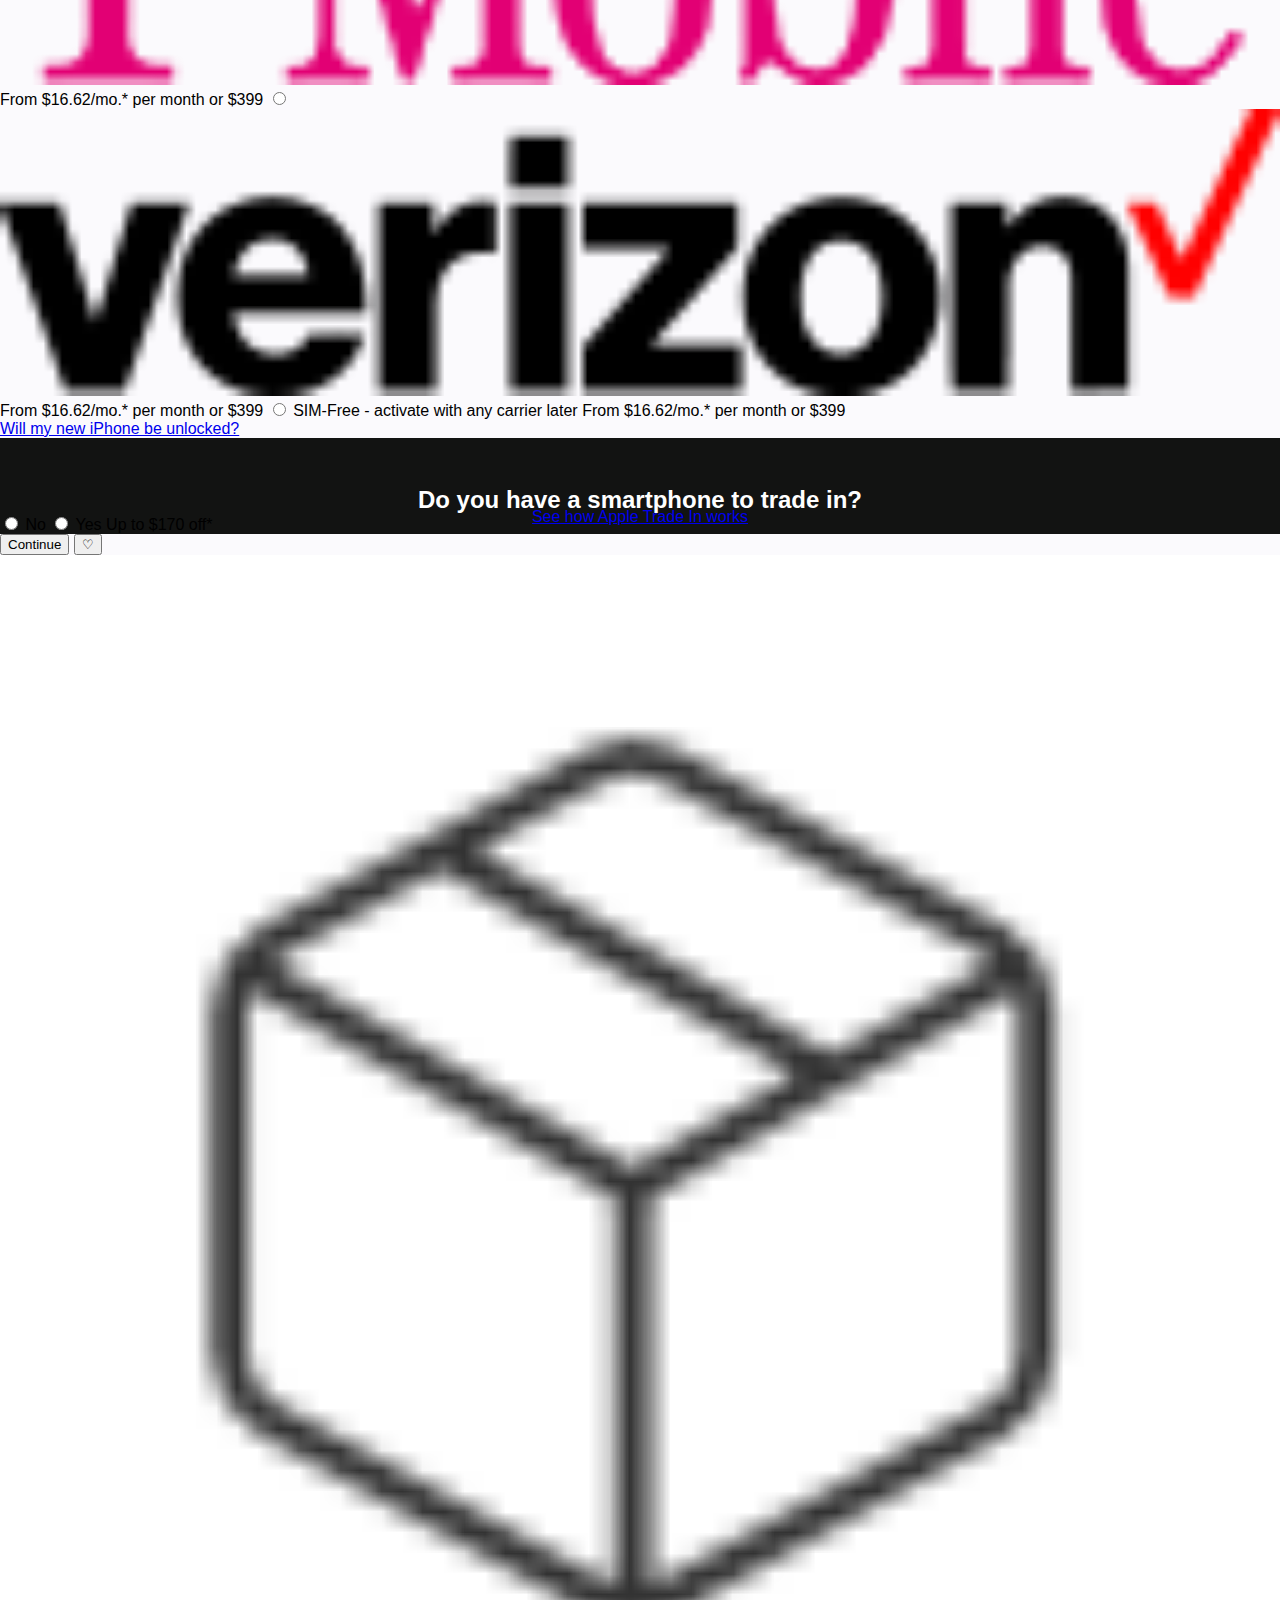
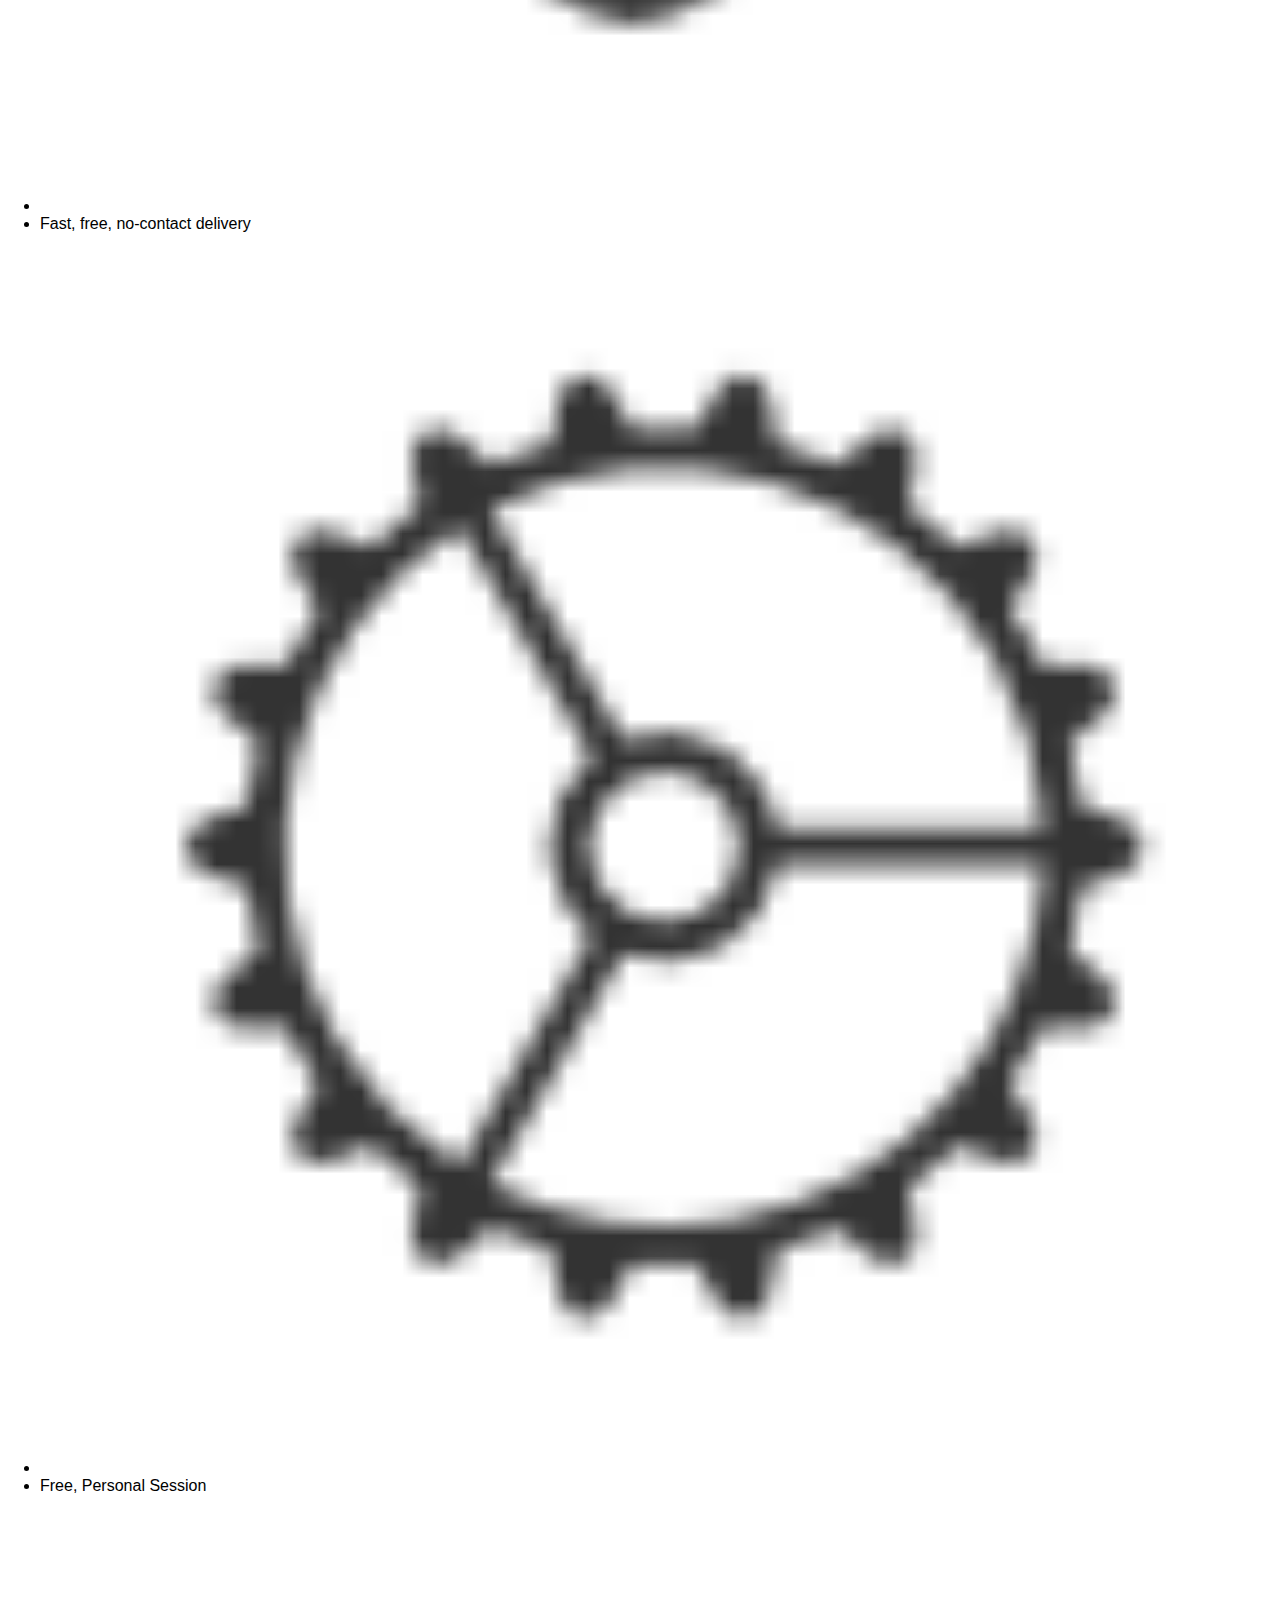
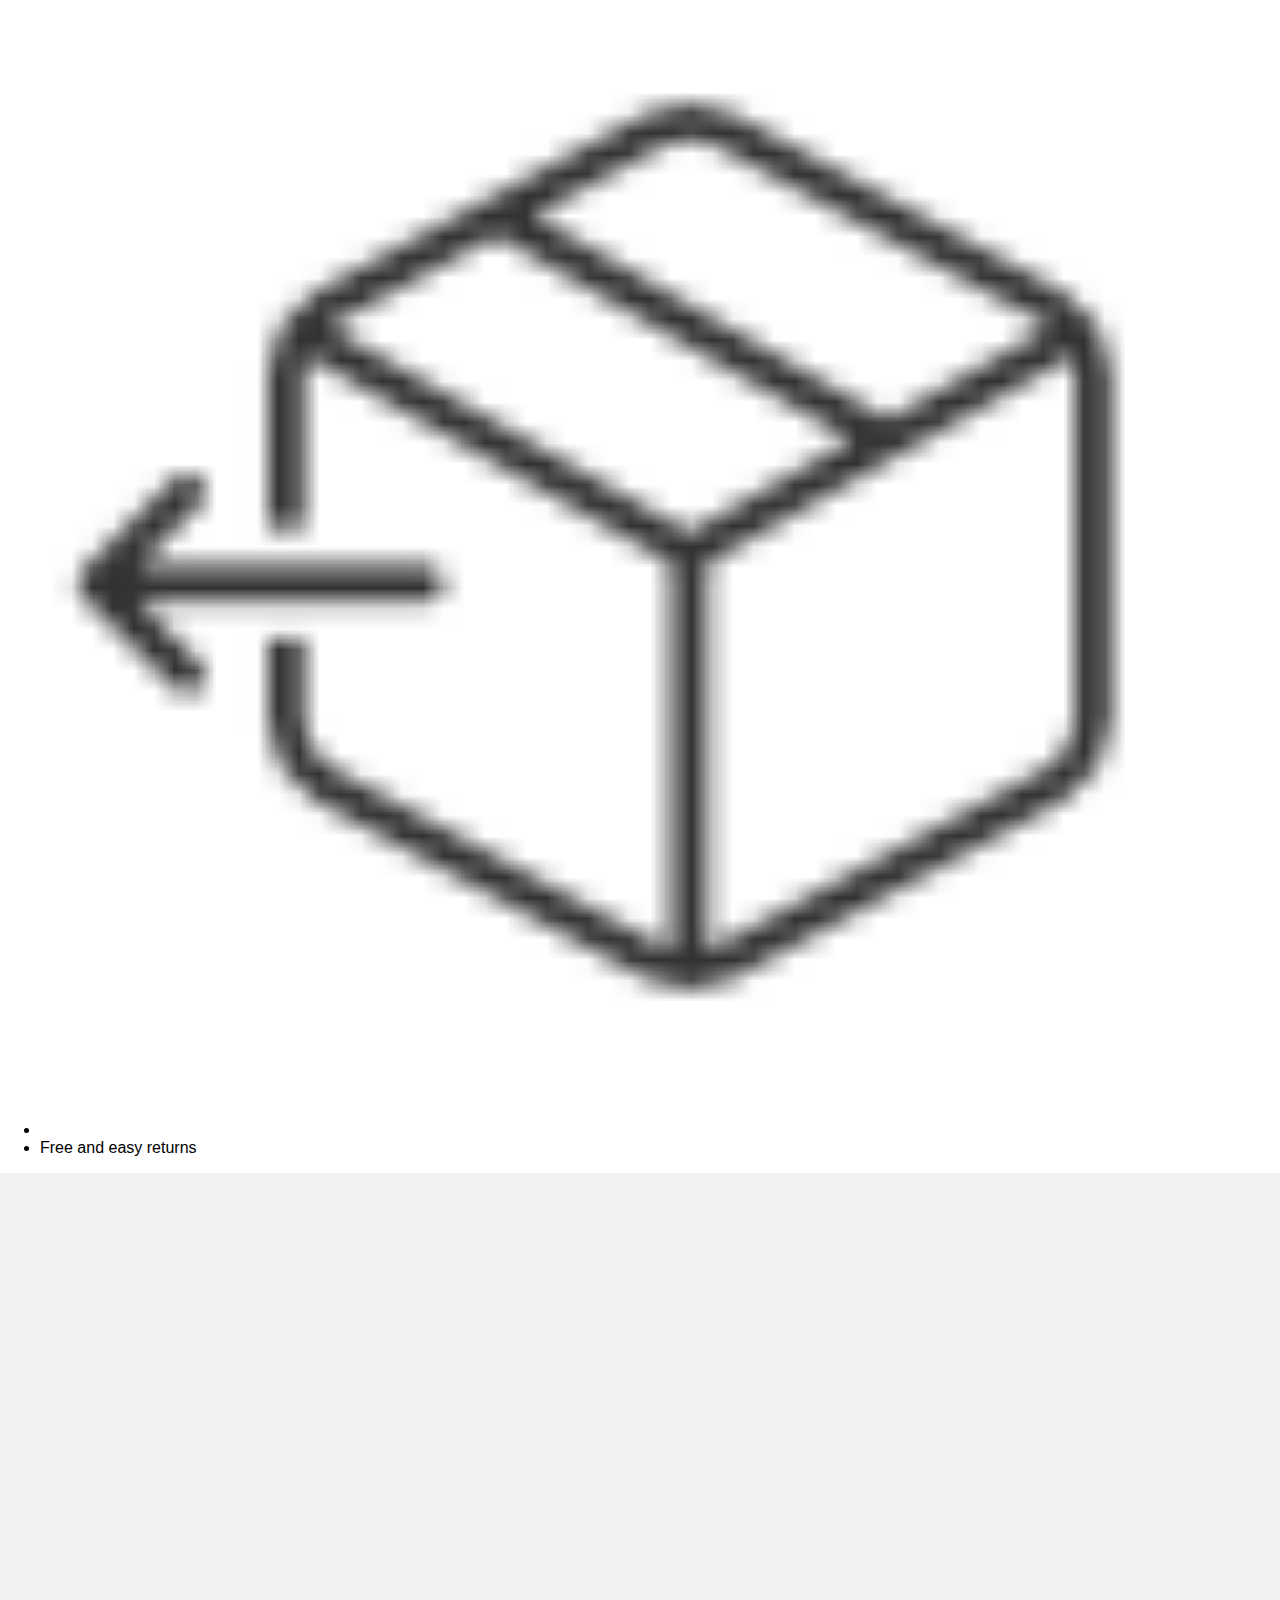
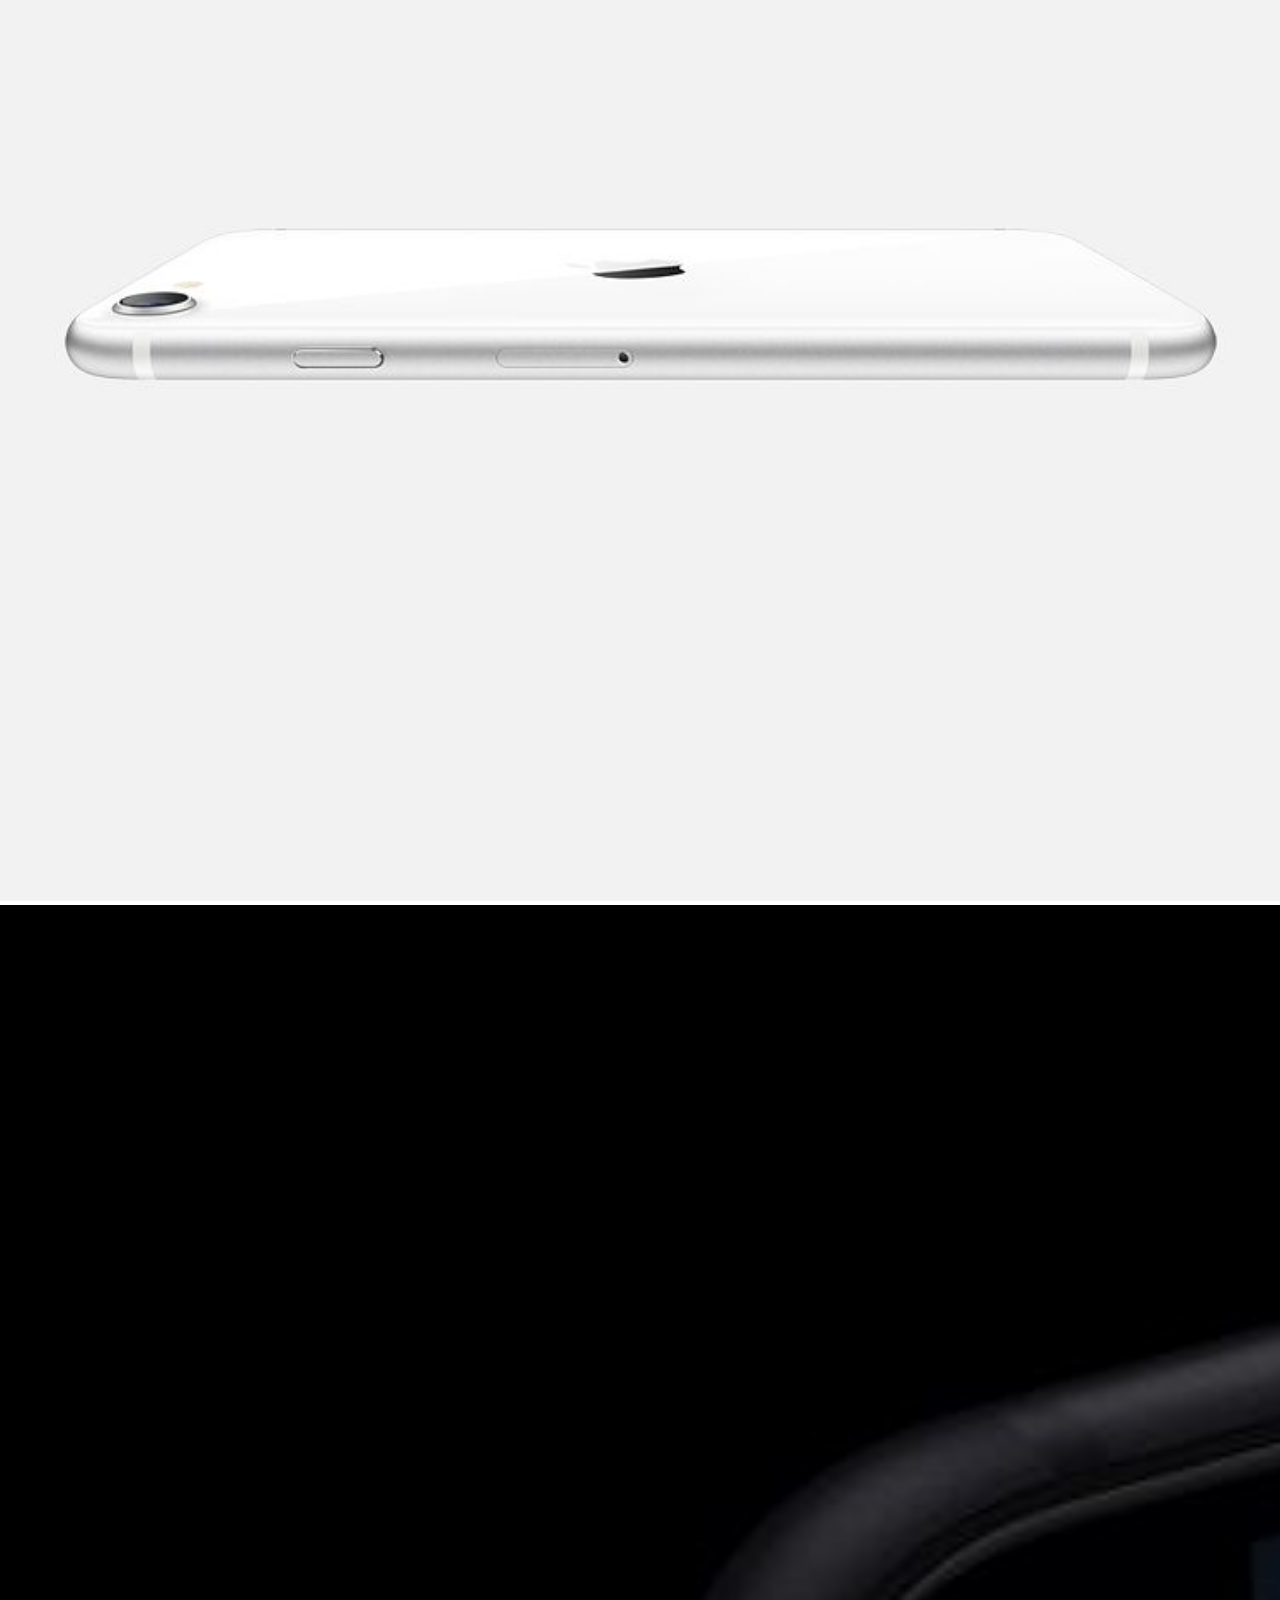
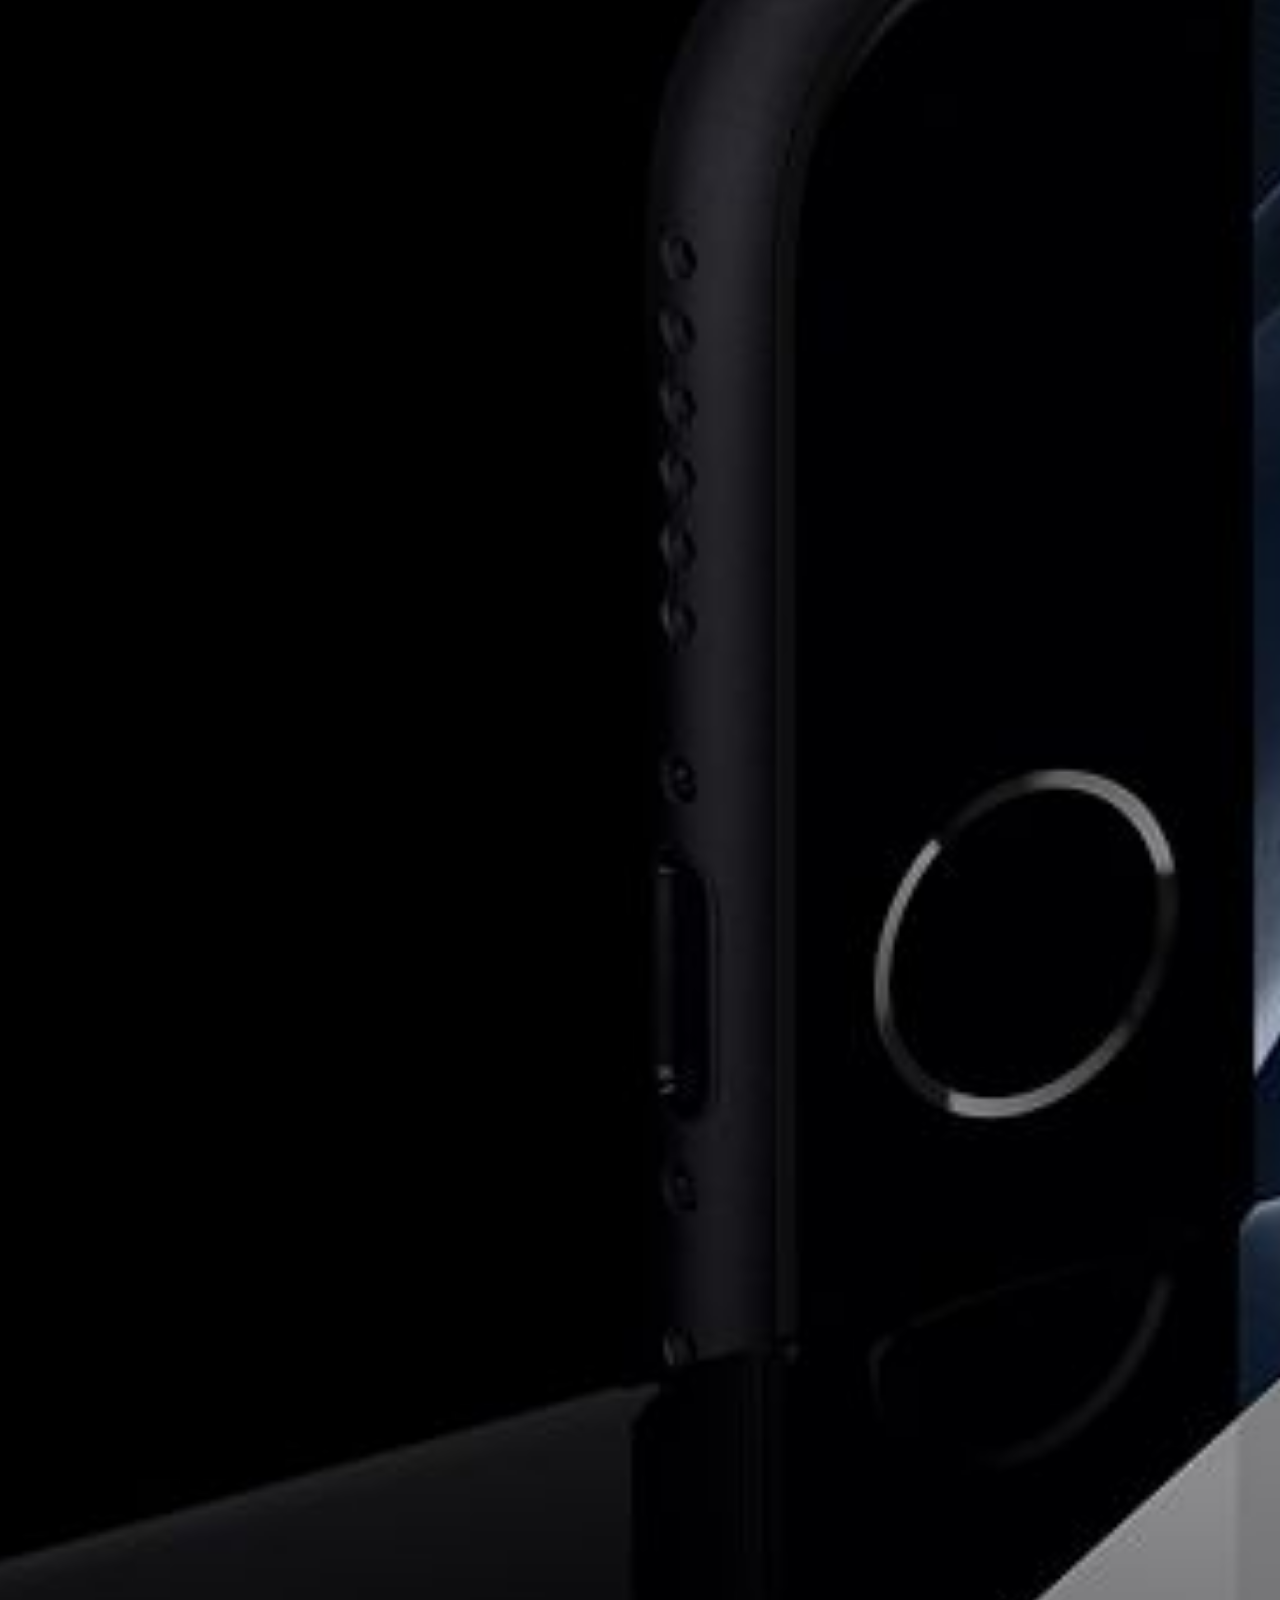
<file: productpagina.html>
<!DOCTYPE html>
<html lang="en">

<head>
  <meta charset="UTF-8">
  <meta name="viewport" content="width=device-width, initial-scale=1.0">
  <meta http-equiv="X-UA-Compatible" content="ie=edge">
  <link rel="stylesheet" href="styles.css">
  <title>Buy iPhone SE - Apple</title>
</head>

<body>

  <header>

    <nav>
      <ul>
        <li>
          <div tabindex="0" class="hamburger-menu-animatie">
            <span id="streep1"></span>
            <span id="streep2"></span>
          </div>
        </li>
        <li>
          <a href="index.html"><img src="images/logo.svg" alt="Apple logo"></a>
          <!-- bron: https://www.apple.com/ac/globalnav/6/en_US/images/be15095f-5a20-57d0-ad14-cf4c638e223a/globalnav_apple_image__cxwwnrj0urau_small.svg -->
        </li>
        <li>
          <a href="#"><img src="images/bag.svg" alt="shopping cart"></a>
          <!-- bron: https://www.flaticon.com/authors/pixel-perfect -->
        </li>
      </ul>
    </nav>

    <div class="hamburger hamburger2">
      <nav class="hamburger-menu">

        <input type="text" placeholder="Search apple.com">

        <ul>
          <li><a href="#">Mac</a></li>
          <li><a href="#">iPad</a></li>
          <li><a href="#">iPhone</a></li>
          <li><a href="#">Watch</a></li>
          <li><a href="#">Tv</a></li>
          <li><a href="#">Music</a></li>
          <li><a href="#">Support</a></li>
        </ul>
      </nav>
    </div>

  </header>

  <main class="pagina2main">

    <section class="pagina2header">
      <ul>
        <li>
          <h1>iPhone SE</h1>
        </li>
        <li>From $16.62/mo. or $399</li>
      </ul>
    </section>

    <section class="pagina2header2">
      <p>Pay for your new iPhone over 24 months at 0% APR with Apple Card. Just select Apple Card Monthly Installments and continue to apply. <a href="#">Learn More ></a></p>
    </section>

    <section>
      <h3>New</h3>
      <h1>Buy iPhone SE</h1>
      <p>Get up to $170 off with trade-in*</p>
      <a href="#">See how Apple Trade in works</a>
      <img src="images/page2mobilesection1.jpeg" alt="iPhone SE's">
      <a href="#">&#x1f4ac; Chat with an iPhone Specialist</a>
    </section>

    <section>
      <h2 class="kiezen">Choose your finish.</h2>

      <form class="color" action="index.html" method="post">

        <input type="radio" id="white" name="color" value="white">
        <label tabindex="0" for="white"><img class="chooseColor" src="images/input-white.jpeg" alt="Witte kleur">White</label>

        <input type="radio" id="black" name="color" value="black">
        <label tabindex="0" for="black"><img class="chooseColor" src="images/input-black.jpeg" alt="Zwarte kleur">Black</label>

        <input type="radio" id="red" name="color" value="red">
        <label tabindex="0" for="red"><img class="chooseColor" src="images/input-red.jpeg" alt="Rode kleur">(PRODUCT)RED</label>

      </form>

      <img class="productRed" src="images/page2productred.png" alt="Product Red logo">
      <p>Every iPhone SE (PRODUCT)RED purchase now contributes directly to the Global Fund to combat COVID-19.</p>
    </section>

    <section>
      <h2 class="kiezen">Choose your capacity.</h2>

      <form class="capacity" action="index.html" method="post">

        <input type="radio" id="64gb" name="capacity" value="64gb">
        <label tabindex="0" for="64gb">64GB** <span class="GBprice">From $16.62/mo.* or $399</span>
          <!-- <p>From $16.62/mo.* or $399</p> -->
        </label>

        <input type="radio" id="128gb" name="capacity" value="128gb">
        <label tabindex="0" for="128gb">128GB** <span class="GBprice">From $18.70/mo.* or $449</span>
          <!-- <p>From $18.70/mo.* or $449</p> -->
        </label>

        <input type="radio" id="256gb" name="capacity" value="256gb">
        <label tabindex="0" for="256gb">256GB** <span class="GBprice">From $22.87/mo.* or $549</span>
          <!-- <p>From $22.87/mo.* or $549</p> -->
        </label>

      </form>

    </section>

    <section>
      <h2 class="kiezen">Choose your carrier.</h2>
      <p class="carrierUitleg">We’ll work with your current carrier to activate your new iPhone so you can keep your existing number and rate plan.</p>

      <form class="carrier" action="index.html" method="post">

        <input type="radio" id="ATT" name="carrier" value="ATT">
        <label tabindex="0" for="ATT"><img class="chooseCarrier1" src="images/att.png" alt="AT&T logo">
          From $16.62/mo.* per month or $399</label>

        <input type="radio" id="Sprint" name="carrier" value="Sprint">
        <label tabindex="0" for="Sprint"><img class="chooseCarrier1" src="images/sprint.png" alt="Sprint logo">
          From $16.62/mo.* per month or $399</label>

        <input type="radio" id="T-Mobile" name="carrier" value="T-Mobile">
        <label tabindex="0" for="T-Mobile"><img class="chooseCarrier2" src="images/tmobile.png" alt="T-Mobile logo">
          From $16.62/mo.* per month or $399</label>

        <input type="radio" id="Verizon" name="carrier" value="Verizon">
        <label tabindex="0" for="Verizon"><img class="chooseCarrier2" src="images/verizon.png" alt="Verizon logo">
          From $16.62/mo.* per month or $399</label>

        <input type="radio" id="SIM-Free" name="carrier" value="SIM-Free">
        <label tabindex="0" class="simfreeuitzondering" for="SIM-Free"><span>SIM-Free - activate with any carrier later</span> From $16.62/mo.* per month or $399</label>

      </form>

      <a class="formLinkLeft" href="#">Will my new iPhone be unlocked?</a>
    </section>

    <section>
      <h2 class="kiezen">Do you have a smartphone to trade in?</h2>
      <a class="formLinkLeft" href="#">See how Apple Trade In works</a>

      <form class="trade-in" action="index.html" method="post">

        <input type="radio" id="No" name="trade-in" value="No">
        <label tabindex="0" for="No">No</label>

        <input type="radio" id="Yes" name="trade-in" value="Yes">
        <label tabindex="0" class="YesTradeIn" for="Yes">Yes<span class="priceTradeIn"> Up to $170 off*</span></label>

      </form>

    </section>

    <section class="continueandheart">
      <button class="continue" type="button" name="continue">Continue</button>
      <button class="heart" type="button" name="heart">&#9825;</button>
      <!-- <img class="heart" src="images/heart.png" alt="heart"> -->
    </section>

    <div class="information">
      <ul>
        <li><img src="images/delivery.png" alt="Delivery"></li>
        <li class="text">Fast, free, no-contact delivery</li>
        <li><img src="images/personal.png" alt="Delivery"></li>
        <li class="text">Free, Personal Session </li>
        <li><img src="images/returns.png" alt="Delivery"></li>
        <li class="text">Free and easy returns</li>
      </ul>

    </div>

    <div class="gallerij">

      <div class="carousselimages">
        <img class="image1 showImage" src="images/page2slider1.jpeg" alt="White iPhone">
        <img class="image2" src="images/page2slider2.jpeg" alt="">
        <img class="image3" src="images/page2slider3.jpeg" alt="">
        <img class="image4" src="images/page2slider4.jpeg" alt="">
        <img class="image5" src="images/page2slider5.jpeg" alt="">
        <img class="image6" src="images/page2slider6.jpeg" alt="">
      </div>

      <div class="carousselbullets">
        <span class="bullet1 fotoactive"></span>
        <span class="bullet2"></span>
        <span class="bullet3"></span>
        <span class="bullet4"></span>
        <span class="bullet5"></span>
        <span class="bullet6"></span>
      </div>

    </div>

    <!-- <section>
      <ul>
        <li><img src="images/page2 slider1.jpeg" alt=""></li>
        <li><img src="images/page2 slider2.jpeg" alt=""></li>
        <li><img src="images/page2 slider3.jpeg" alt=""></li>
        <li><img src="images/page2 slider4.jpeg" alt=""></li>
        <li><img src="images/page2 slider5.jpeg" alt=""></li>
        <li><img src="images/page2 slider6.jpeg" alt=""></li>
      </ul>
    </section> -->

    <div class="appleTVsection">
      <img src="images/appletvlogo.png" alt="AppleTV promo">
      <p>Get 1 year of Apple TV+ free when you buy an iPhone.***</p>
      <ul>
        <li><a href="#">Try it free ></a></li>
        <li><a href="#">Learn more ></a></li>
      </ul>
    </div>


    <section class="questionSummary">
      <details>
        <summary>What's in the Box</summary>
          </details>

      <details>
        <summary>Frequently Asked Questions</summary>
        <details class="questionSmall">
          <summary class="question">What purchase options are there for buying an iPhone?</summary>
          <ul>
            <li>You can either pay for your new iPhone in full or pay monthly with carrier financing, iPhone Payments, and now Apple Card Monthly Installments. Your carrier service plan will be charged separately. Just choose the option that works
              for you.</li>
          </ul>
        </details>
        <details class="questionSmall">
          <summary class="question">What are Apple Card Monthly Installments?</summary>
          <ul>
            <li>With Apple Card Monthly Installments, you can pay for any iPhone monthly and interest-free with Apple Card. The cost of your iPhone is spread over 24 months. You can add a trade-in to make your payments even lower.</li>
            <li>Customers in US Territories should contact Goldman Sachs Bank USA for questions about installments.</li>
          </ul>
        </details>
      </details>
    </section>

    <!-- <div>

<h2>Compare iPhone models.</h2>
<a href="#">Find the best iPhone for you ></a>

    <ul class="vergelijken">

      <li class="iPhones">
        <ul class="algemeneInfo">
          <li><img src="images/compare iphone11pro.png" alt="iPhone 11 Pro"></li>
          <li><h2>iPhone 11 Pro</h2></li>
          <li><h3>Starting at $999</h3></li>
        </ul>
        <ul class="specs">
          <li>Triple-camera system (Ultra Wide, Wide, Telephoto)</li>
          <li>Up to 20 hours of video playback<sup>1</sup></li>
          <li>Water resistant to a depth of 4 meter for up to 30 minutes<sup>2</sup></li>
          <li>5.8” or 6.5” Super Retina XDR display</li>
        </ul>
      </li>

      <li class="iPhones">
        <ul class="algemeneInfo">
          <li><img src="images/compare iphone11.png" alt="iPhone 11"></li>
          <li><h2>iPhone 11</h2></li>
          <li><h3>Starting at $699</h3></li>
        </ul>
        <ul class="specs">
          <li>Dual-camera system (Ultra Wide, Wide)</li>
          <li>Up to 17 hours of video playback1</li>
          <li>Water resistant to a depth of 2 meters for up to 30 minutes2</li>
          <li>6.1” Liquid Retina HD display3</li>
        </ul>
      </li>

      <li class="iPhones">
        <ul class="algemeneInfo">
          <li><img src="images/compare iphonese.png" alt="iPhone SE"></li>
          <li><p>New</p></li>
          <li><h2>iPhone SE</h2></li>
          <li><h3>Starting at $399</h3></li>
        </ul>
        <ul class="specs">
          <li>Single-camera system (Wide)</li>
          <li>Up to 13 hours of video playback1</li>
          <li>Water resistant to a depth of 1 meter for up to 30 minutes2</li>
          <li>4.7” Retina HD display</li>
        </ul>
      </li>

      <li class="iPhones">
        <ul class="algemeneInfo">
          <li><img src="images/compare iphonexr.png" alt="iPhone XR"></li>
          <li><h2>iPhone XR</h2></li>
          <li><h3>Starting at $599</h3></li>
        </ul>
        <ul class="specs">
          <li>Single-camera system (Wide)</li>
          <li>Up to 16 hours of video playback1</li>
          <li>Water resistant to a depth of 1 meter for up to 30 minutes2</li>
          <li>6.1” Liquid Retina HD display3</li>
        </ul>
      </li>
    </ul>
</div> -->

    <div>

      <h1 class="h1compare">Compare iPhone models.</h1>
      <a class="formMiddle" href="#">Find the best iPhone for you ></a>

      <ul class="vergelijken">

        <li class="iPhones">
          <ul class="algemeneInfo">
            <li><img class="iPhone11Pro" src="images/compareiphone11pro.png" alt="iPhone 11 Pro"></li>
            <li>
              <h2>iPhone 11 Pro</h2>
            </li>
            <li>
              <h3>Starting at $999</h3>
            </li>
            <li class="specs">Triple-camera system (Ultra Wide, Wide, Telephoto)</li>
            <li class="specs">Up to 20 hours of video playback<sup>1</sup></li>
            <li class="specs">Water resistant to a depth of 4 meter for up to 30 minutes<sup>2</sup></li>
            <li class="specs">5.8” or 6.5” Super Retina XDR display</li>
          </ul>
        </li>

        <li class="iPhones">
          <ul class="algemeneInfo">
            <li><img class="iPhone11" src="images/compareiphone11.png" alt="iPhone 11"></li>
            <li>
              <h2>iPhone 11</h2>
            </li>
            <li>
              <h3>Starting at $699</h3>
            </li>
            <li class="specs">Dual-camera system (Ultra Wide, Wide)</li>
            <li class="specs">Up to 17 hours of video playback1</li>
            <li class="specs">Water resistant to a depth of 2 meters for up to 30 minutes2</li>
            <li class="specs">6.1” Liquid Retina HD display3</li>
          </ul>
        </li>

        <li class="iPhones">
          <ul class="algemeneInfo">
            <li><img src="images/compareiphonese.png" alt="iPhone SE"></li>
            <li>
              <p>New</p>
            </li>
            <li>
              <h2>iPhone SE</h2>
            </li>
            <li>
              <h3>Starting at $399</h3>
            </li>
            <li class="specs">Single-camera system (Wide)</li>
            <li class="specs">Up to 13 hours of video playback1</li>
            <li class="specs">Water resistant to a depth of 1 meter for up to 30 minutes2</li>
            <li class="specs">4.7” Retina HD display</li>
          </ul>
        </li>

        <li class="iPhones">
          <ul class="algemeneInfo">
            <li><img class="iPhoneXR" src="images/compareiphonexr.png" alt="iPhone XR"></li>
            <li>
              <h2>iPhone XR</h2>
            </li>
            <li>
              <h3>Starting at $599</h3>
            </li>
            <li class="specs">Single-camera system (Wide)</li>
            <li class="specs">Up to 16 hours of video playback1</li>
            <li class="specs">Water resistant to a depth of 1 meter for up to 30 minutes2</li>
            <li class="specs">6.1” Liquid Retina HD display3</li>
          </ul>
        </li>
      </ul>
    </div>

  </main>

  <footer>
    <section>
      <ul>
        <li>
          1A portion of the proceeds from every (PRODUCT)RED purchase goes to the Global Fund to fight AIDS. From now until September 30, those proceeds will go to the Global Fund’s COVID-19 Response.
        </li>
        <li>
          * Trade In: Trade‑in values vary. iPhone SE promotional pricing is after trade‑in of iPhone 8 in good condition. Additional trade‑in values require purchase of a new iPhone, subject to availability and limits. Must be at least 18. Apple or
          its trade-in partners reserve the right to refuse or limit any Trade In transaction for any reason. In‑store trade‑in requires presentation of a valid, government-issued photo ID (local law may require saving this information). Sales tax
          may be assessed on full value of new iPhone. Additional terms from Apple or Apple’s trade-in partners may apply. Monthly pricing: Available to qualified customers and requires 0% APR, 24-month installment loan with Citizens One or Apple
          Card Monthly Installments and iPhone activation with AT&T, Sprint, T-Mobile, or Verizon. Taxes and shipping not included. Customers in US Territories should contact Goldman Sachs Bank USA at 877-255-5923 for questions about Apple Card
          Monthly Installments. Additional Apple Card Monthly Installments terms are in the Customer Agreement. Additional iPhone Payments terms are here.
        </li>
        <li>
          ** Available space is less and varies due to many factors. A standard configuration uses approximately 11GB to 14GB of space (including iOS and preinstalled apps) depending on the model and settings. Preinstalled apps use about 4GB, and you
          can delete these apps and restore them. Storage capacity subject to change based on software version and may vary by device.
        </li>
        <li>
          *** Apple TV+ is $4.99/month after free trial. One subscription per Family Sharing group. Offer good for 3 months after eligible device activation. Plan automatically renews until cancelled. Restrictions and other terms apply.
        </li>
        <li>
          iPhone SE is splash, water, and dust resistant and was tested under controlled laboratory conditions with a rating of IP67 under IEC standard 60529 (maximum depth of 1 meter up to 30 minutes). Splash, water, and dust resistance are not
          permanent conditions and resistance might decrease as a result of normal wear. Do not attempt to charge a wet iPhone; refer to the user guide for cleaning and drying instructions. Liquid damage not covered under warranty.
        </li>
      </ul>
      <ol>
        <li>All battery claims depend on network configuration and many other factors; actual results will vary. Battery has limited recharge cycles and may eventually need to be replaced by Apple service provider. Battery life and charge cycles vary
          by use and settings. See apple.com/batteries and apple.com/iphone/battery.html for more information.</li>
        <li>iPhone 7, iPhone 7 Plus, iPhone 8, iPhone 8 Plus, iPhone X, iPhone XS, iPhone XS Max, iPhone XR, iPhone SE, iPhone 11 Pro, iPhone 11 Pro Max, and iPhone 11 are splash, water, and dust resistant and were tested under controlled laboratory
          conditions; iPhone 11 Pro and iPhone 11 Pro Max have a rating of IP68 under IEC standard 60529 (maximum depth of 4 meters up to 30 minutes); iPhone XS, iPhone XS Max, and iPhone 11 have a rating of IP68 under IEC standard 60529 (maximum
          depth of 2 meters up to 30 minutes); and iPhone 7, iPhone 7 Plus, iPhone 8, iPhone 8 Plus, iPhone X, iPhone XR, and iPhone SE have a rating of IP67 under IEC standard 60529 (maximum depth of 1 meter up to 30 minutes). Splash, water, and
          dust resistance are not permanent conditions and resistance might decrease as a result of normal wear. Do not attempt to charge a wet iPhone; refer to the user guide for cleaning and drying instructions. Liquid damage not covered under
          warranty.</li>
        <li>The display has rounded corners that follow a beautiful curved design, and these corners are within a standard rectangle. When measured as a standard rectangular shape, the screen is 5.85 inches (iPhone 11 Pro, iPhone XS, iPhone X), 6.46
          inches (iPhone 11 Pro Max, iPhone XS Max), or 6.06 inches (iPhone 11, iPhone XR) diagonally. Actual viewable area is less.</li>
      </ol>
      <ul>
        <li>† Daily Cash is earned when each monthly payment is made on your Apple Card when you purchase an iPhone with Apple iPhone Payments.</li>
        <li>◊ AppleCare+ provides up to two incidents of accidental damage protection every 12 months. AppleCare+ with Theft and Loss adds up to two incidents of theft or loss coverage every 12 months. Each incident is subject to a service fee or
          deductible. Taxes may apply. Theft and loss coverage requires you to have Find My iPhone enabled on your device at the time it is lost or stolen. Find My iPhone should remain enabled and your iPhone should remain associated with your Apple
          ID throughout the theft or loss claim process. Disabling Find My iPhone will void all coverage of theft and loss. You are not required to purchase AppleCare+ with Theft and Loss to participate in the iPhone Upgrade Program.</li>
        <li>The company obligated under AppleCare+ in the United States is AppleCare Service Company, Inc., an Arizona corporation and wholly owned subsidiary of Apple Inc., doing business in Texas as Apple CSC Inc.</li>
        <li>AppleCare+ with Theft & Loss is an optional device protection program that provides combined benefits under AppleCare+ and a Theft & Loss insurance policy. Theft and Loss insurance coverage is underwritten by New Hampshire Insurance
          Company (NAIC# 23841; Principal Address 175 Water Street, 18th Floor, New York, NY 10038; Phone (212) 770-7000) and is sold by AppleCare Service Company, Inc. (in California d/b/a Brogdan Insurance Services Lic#OL00763; Iowa License #26)
          and is sold in NY by Apple Inc. (License #926146). Theft and loss insurance coverage is provided under a group policy issued to AppleCare Service Company, Inc. in all states, except for New York where the policy is issued to Apple Inc.
          Coverage is subject to certain terms, conditions, and limitations. Theft and Loss can be purchased separately. Please refer to the certificate of coverage for your state for complete details, which can be found at
          www.aigtheftandloss.com/coveragedocs.</li>
        <li>†† We approximate your location from your internet IP address by matching it to a geographic region or from the location entered during your previous visit to Apple.</li>
      </ul>
    </section>

    <section>
      <nav>
        <details>
          <summary>Shop and Learn</summary>
          <ul>
            <li>
              <a href="#">Mac</a>
            </li>
            <li>
              <a href="#">iPad</a>
            </li>
            <li>
              <a href="#">iPhone</a>
            </li>
            <li>
              <a href="#">Watch</a>
            </li>
            <li>
              <a href="#">TV</a>
            </li>
            <li>
              <a href="#">Music</a>
            </li>
            <li>
              <a href="#">AirPods</a>
            </li>
            <li>
              <a href="#">HomePod</a>
            </li>
            <li>
              <a href="#">iPod touch</a>
            </li>
            <li>
              <a href="#">Accessories</a>
            </li>
            <li>
              <a href="#">Gift Cards</a>
            </li>
          </ul>
        </details>
        <details>
          <summary>Services</summary>
          <ul>
            <li>
              <a href="#">Apple Music</a>
            </li>
            <li>
              <a href="#">Apple News+</a>
            </li>
            <li>
              <a href="#">Apple TV+</a>
            </li>
            <li>
              <a href="#">Apple Arcade</a>
            </li>
            <li>
              <a href="#">Apple Books</a>
            </li>
            <li>
              <a href="#">Apple Card</a>
            </li>
            <li>
              <a href="#">iCloud</a>
            </li>
          </ul>
        </details>
        <details>
          <summary>Account</summary>
          <ul>
            <li>
              <a href="#">Manage Your Apple ID</a>
            </li>
            <li>
              <a href="#">Apple Store Account</a>
            </li>
            <li>
              <a href="#">iCloud.com</a>
            </li>
          </ul>
        </details>
        <details>
          <summary>Apple Store</summary>
          <ul>
            <li>
              <a href="#">Find a Store</a>
            </li>
            <li>
              <a href="#">Shop Online</a>
            </li>
            <li>
              <a href="#">Genius Bar</a>
            </li>
            <li>
              <a href="#">Today at Apple</a>
            </li>
            <li>
              <a href="#">Apple Camp</a>
            </li>
            <li>
              <a href="#">Apple Store App</a>
            </li>
            <li>
              <a href="#">Refurbished and Clearance</a>
            </li>
            <li>
              <a href="#">Financing</a>
            </li>
            <li>
              <a href="#">Apple Trade In</a>
            </li>
            <li>
              <a href="#">Order Status</a>
            </li>
            <li>
              <a href="#">Shopping Help</a>
            </li>
          </ul>
        </details>
        <details>
          <summary>For Business</summary>
          <ul>
            <li>
              <a href="#">Apple and Business</a>
            </li>
            <li>
              <a href="#">Shop for Business</a>
            </li>
          </ul>
        </details>
        <details>
          <summary>For Education</summary>
          <ul>
            <li>
              <a href="#">Apple and Education</a>
            </li>
            <li>
              <a href="#">Shop for K-12</a>
            </li>
            <li>
              <a href="#">Shop for College</a>
            </li>
          </ul>
        </details>
        <details>
          <summary>For Healthcare</summary>
          <ul>
            <li>
              <a href="#">Apple in Healthcare</a>
            </li>
            <li>
              <a href="#">Health on Apple Watch</a>
            </li>
            <li>
              <a href="#">Health Records on iPhone</a>
            </li>
          </ul>
        </details>
        <details>
          <summary>For Government</summary>
          <ul>
            <li>
              <a href="#">Shop for Government</a>
            </li>
            <li>
              <a href="#">Shop for Veterans and Military</a>
            </li>
          </ul>
        </details>
        <details>
          <summary>Apple Values</summary>
          <ul>
            <li>
              <a href="#">Accessibility</a>
            </li>
            <li>
              <a href="#">Education</a>
            </li>
            <li>
              <a href="#">Environment</a>
            </li>
            <li>
              <a href="#">Inclusion and Diversity</a>
            </li>
            <li>
              <a href="#">Privacy</a>
            </li>
            <li>
              <a href="#">Supplier Responsibility</a>
            </li>
          </ul>
        </details>
        <details>
          <summary>About Apple</summary>
          <ul>
            <li>
              <a href="#">Newsroom</a>
            </li>
            <li>
              <a href="#">Apple Leadership</a>
            </li>
            <li>
              <a href="#">Job Opportunities</a>
            </li>
            <li>
              <a href="#">Investors</a>
            </li>
            <li>
              <a href="#">Events</a>
            </li>
            <li>
              <a href="#">Contact Apple</a>
            </li>
          </ul>
        </details>
      </nav>
    </section>

    <section class="lastItems">
      <ul>
        <li>More ways to shop: <a href="#">Find an Apple Store</a> or <a href="#">other retailer</a> near you. Or call 1-800-MY-APPLE.</li>
        <li><a href="#">United States</a></li>
        <li>Copyright &copy; 2020 Apple Inc. All rights reserved.</li>
        <li>
          <a href="#">Privacy Policy</a>
          <a href="#">Terms of Use</a>
          <a href="#">Sales and Refunds</a>
          <a href="#">Legal</a>
          <a href="#">Site Map</a>
        </li>
      </ul>
    </section>
  </footer>

  <script type="text/javascript" src="script.js"></script>

</body>

</html>
</file>
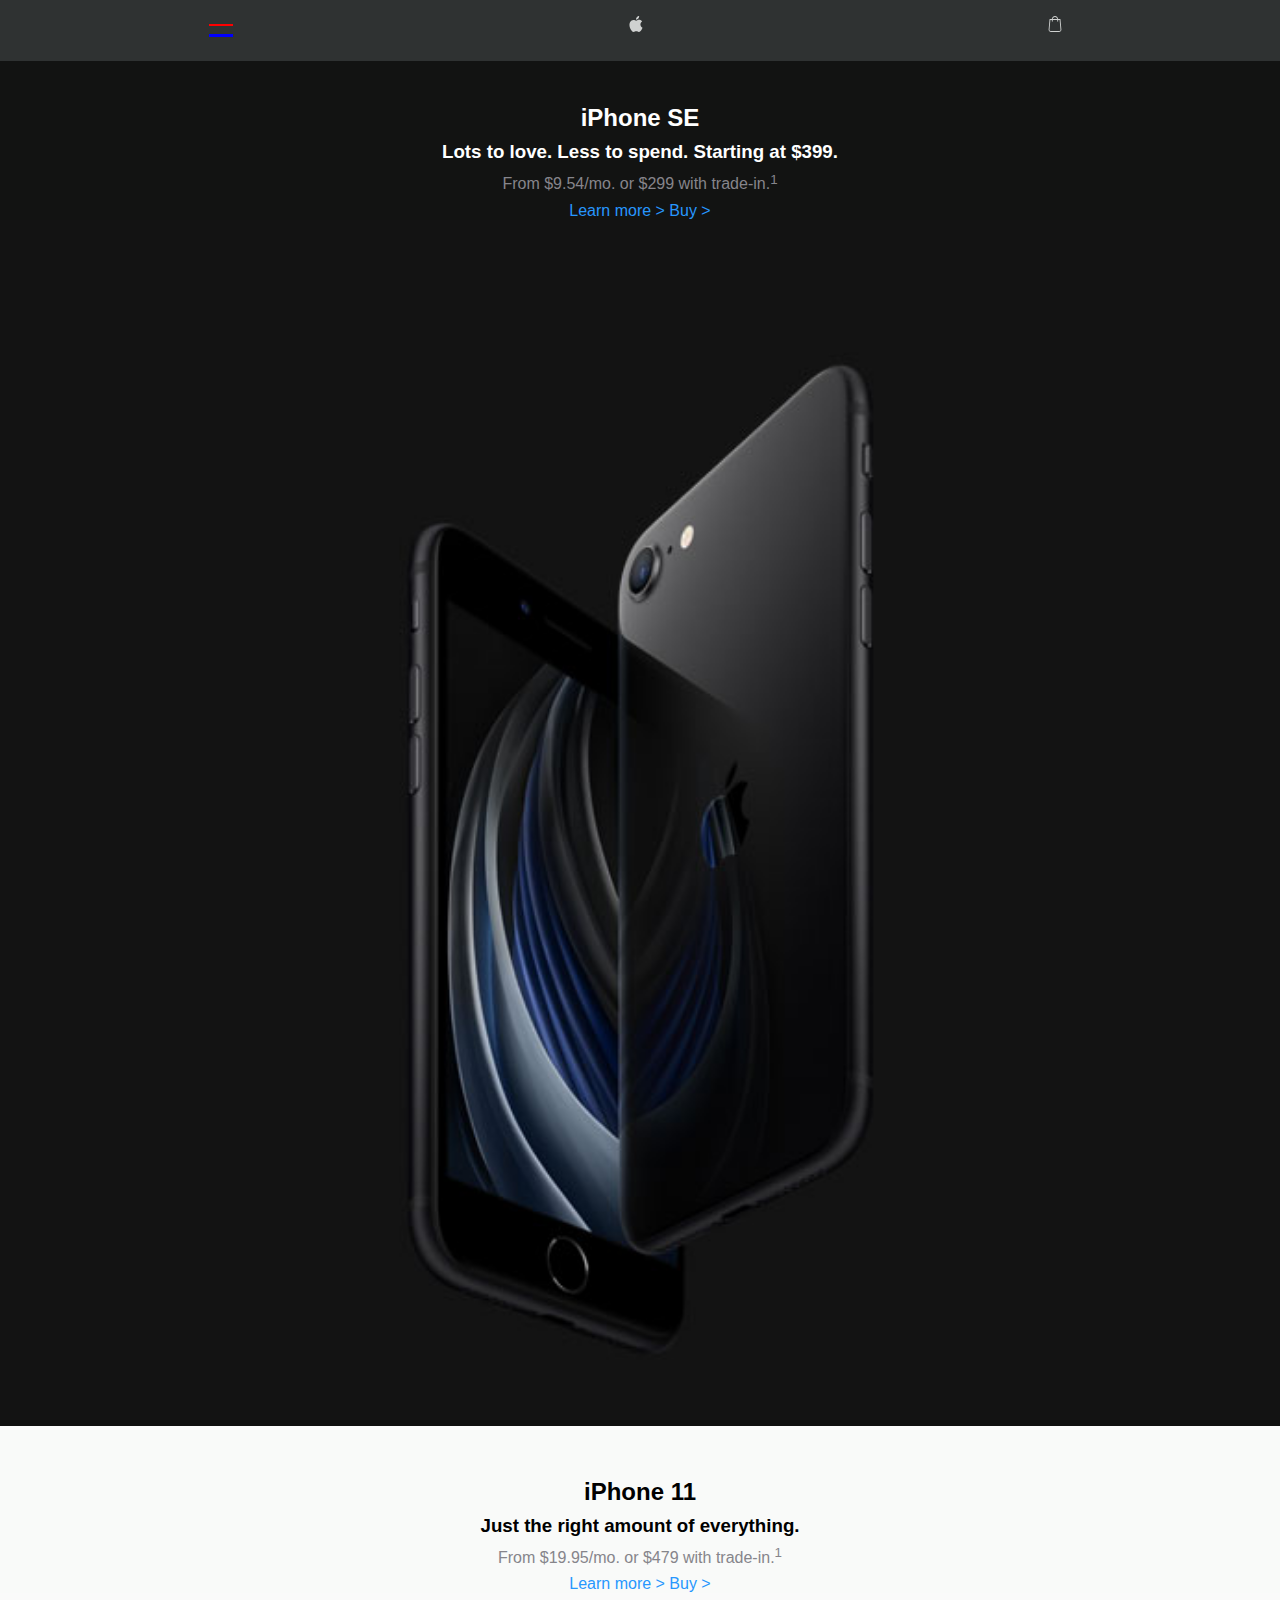
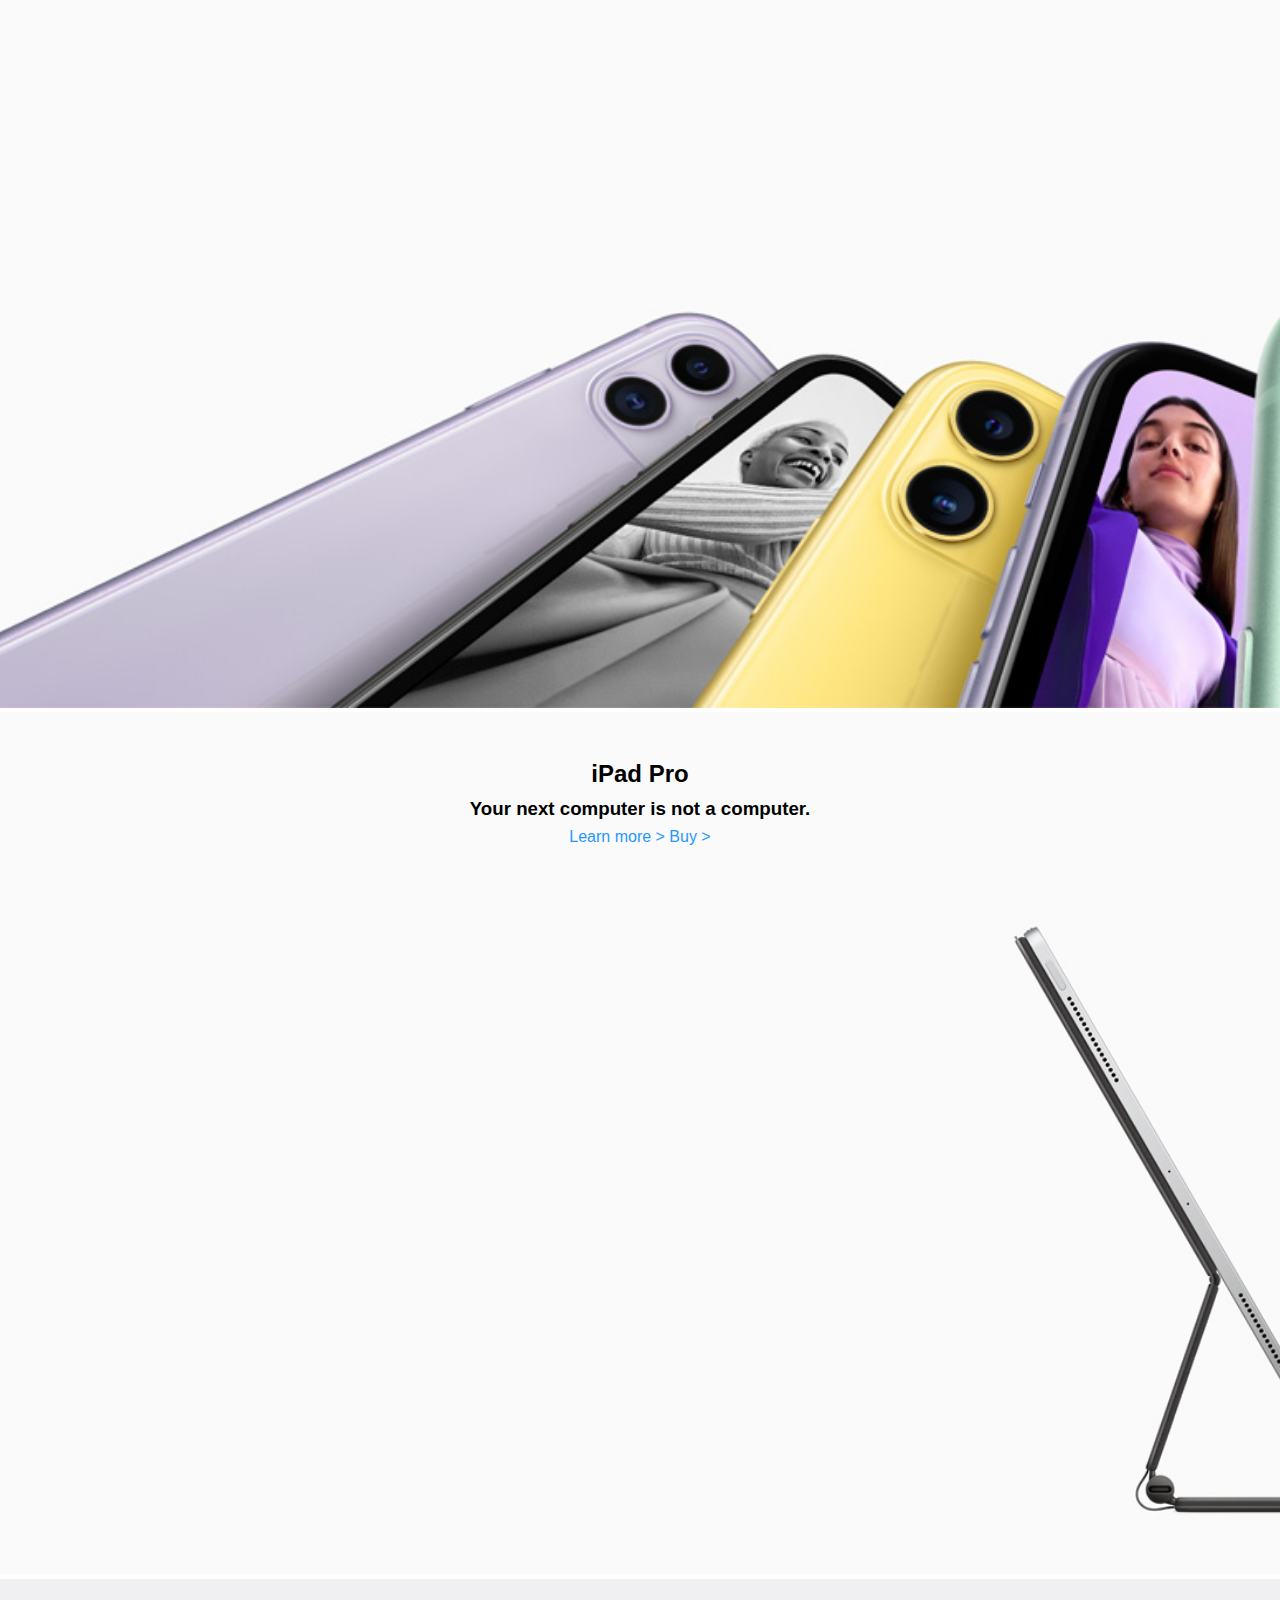
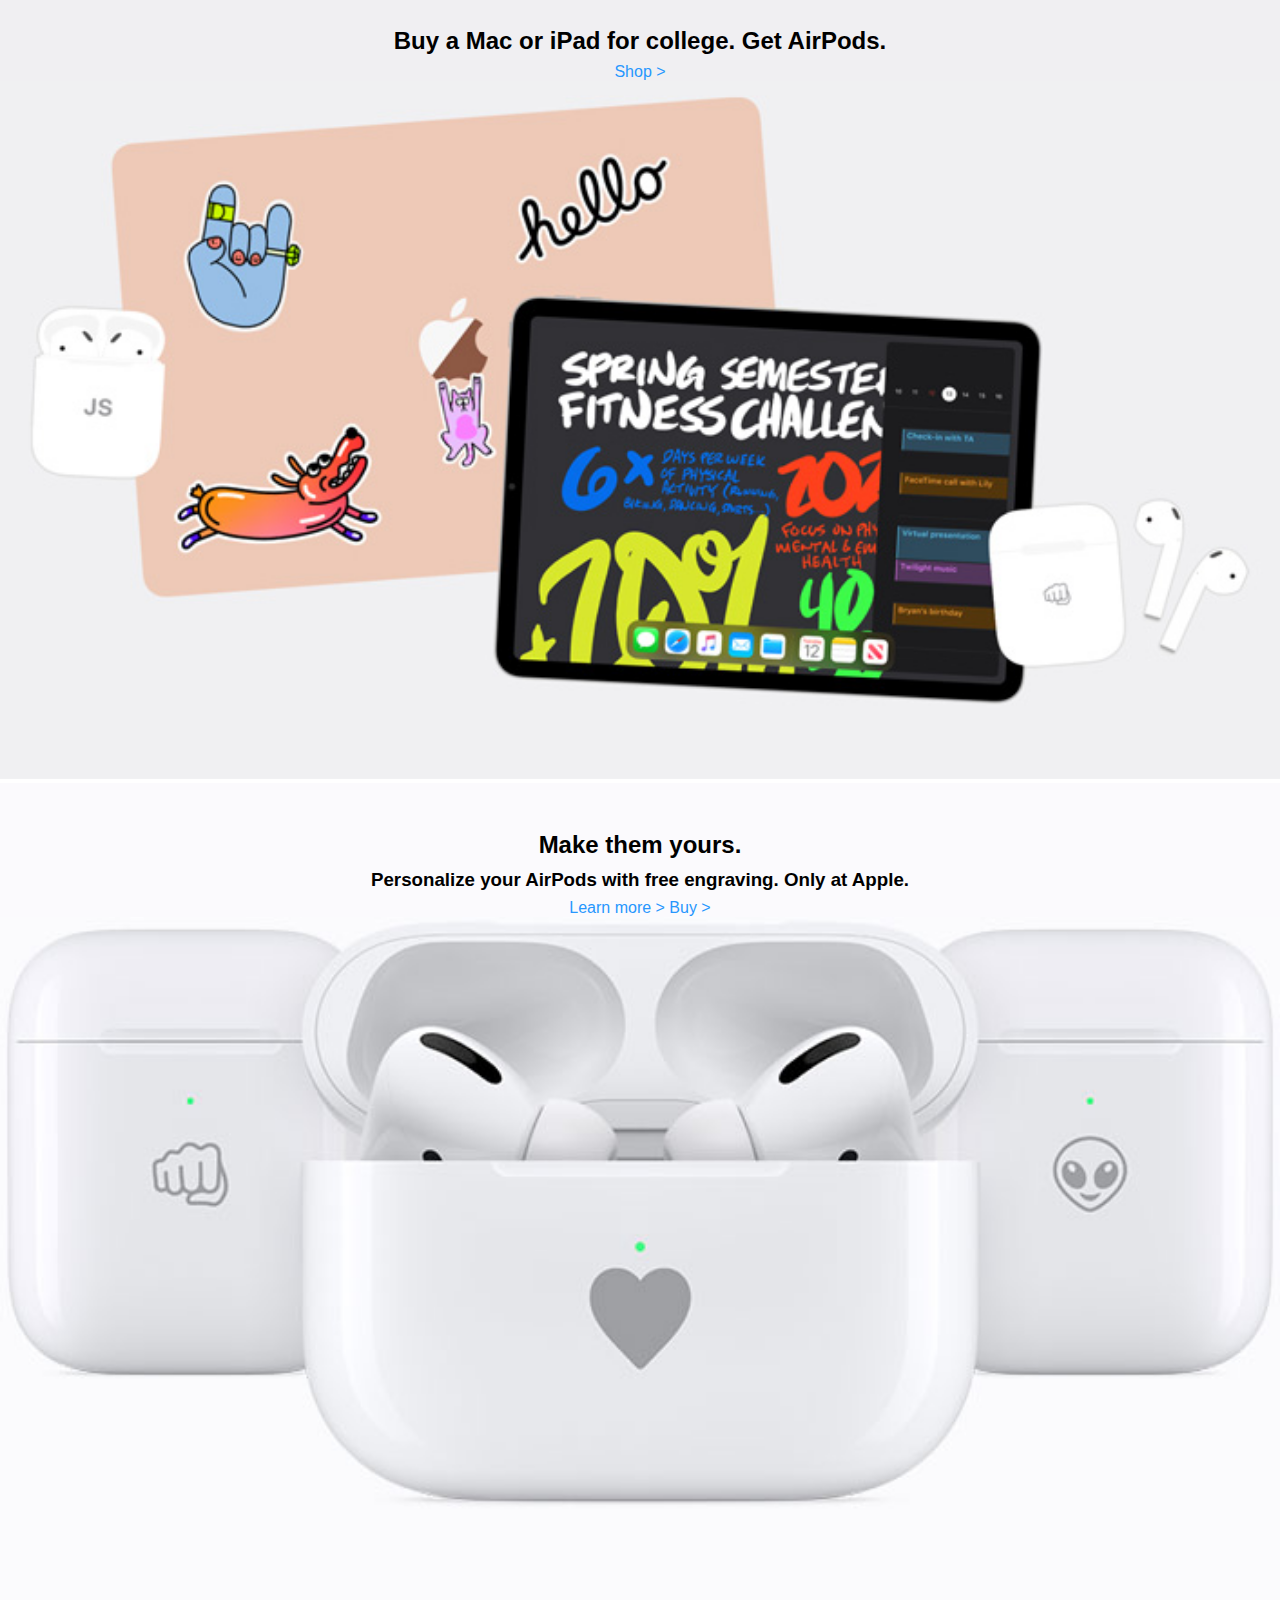
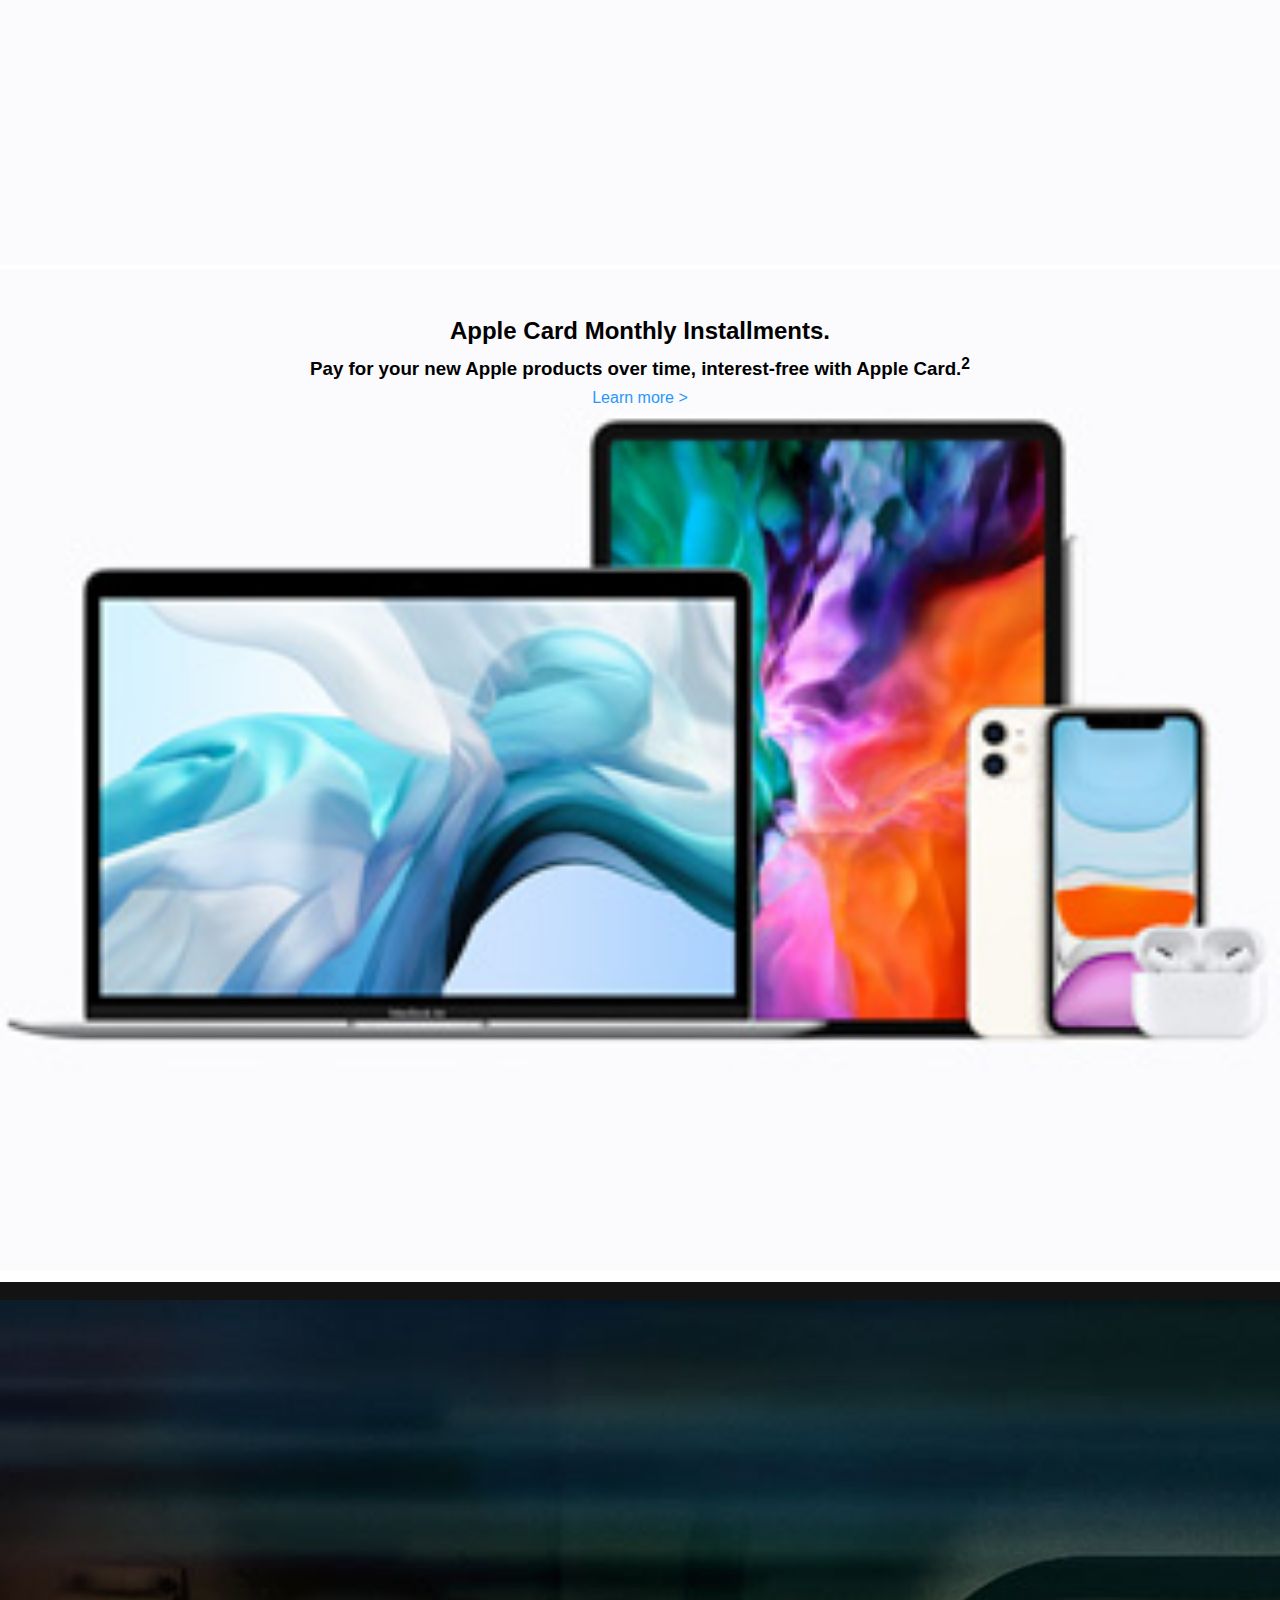
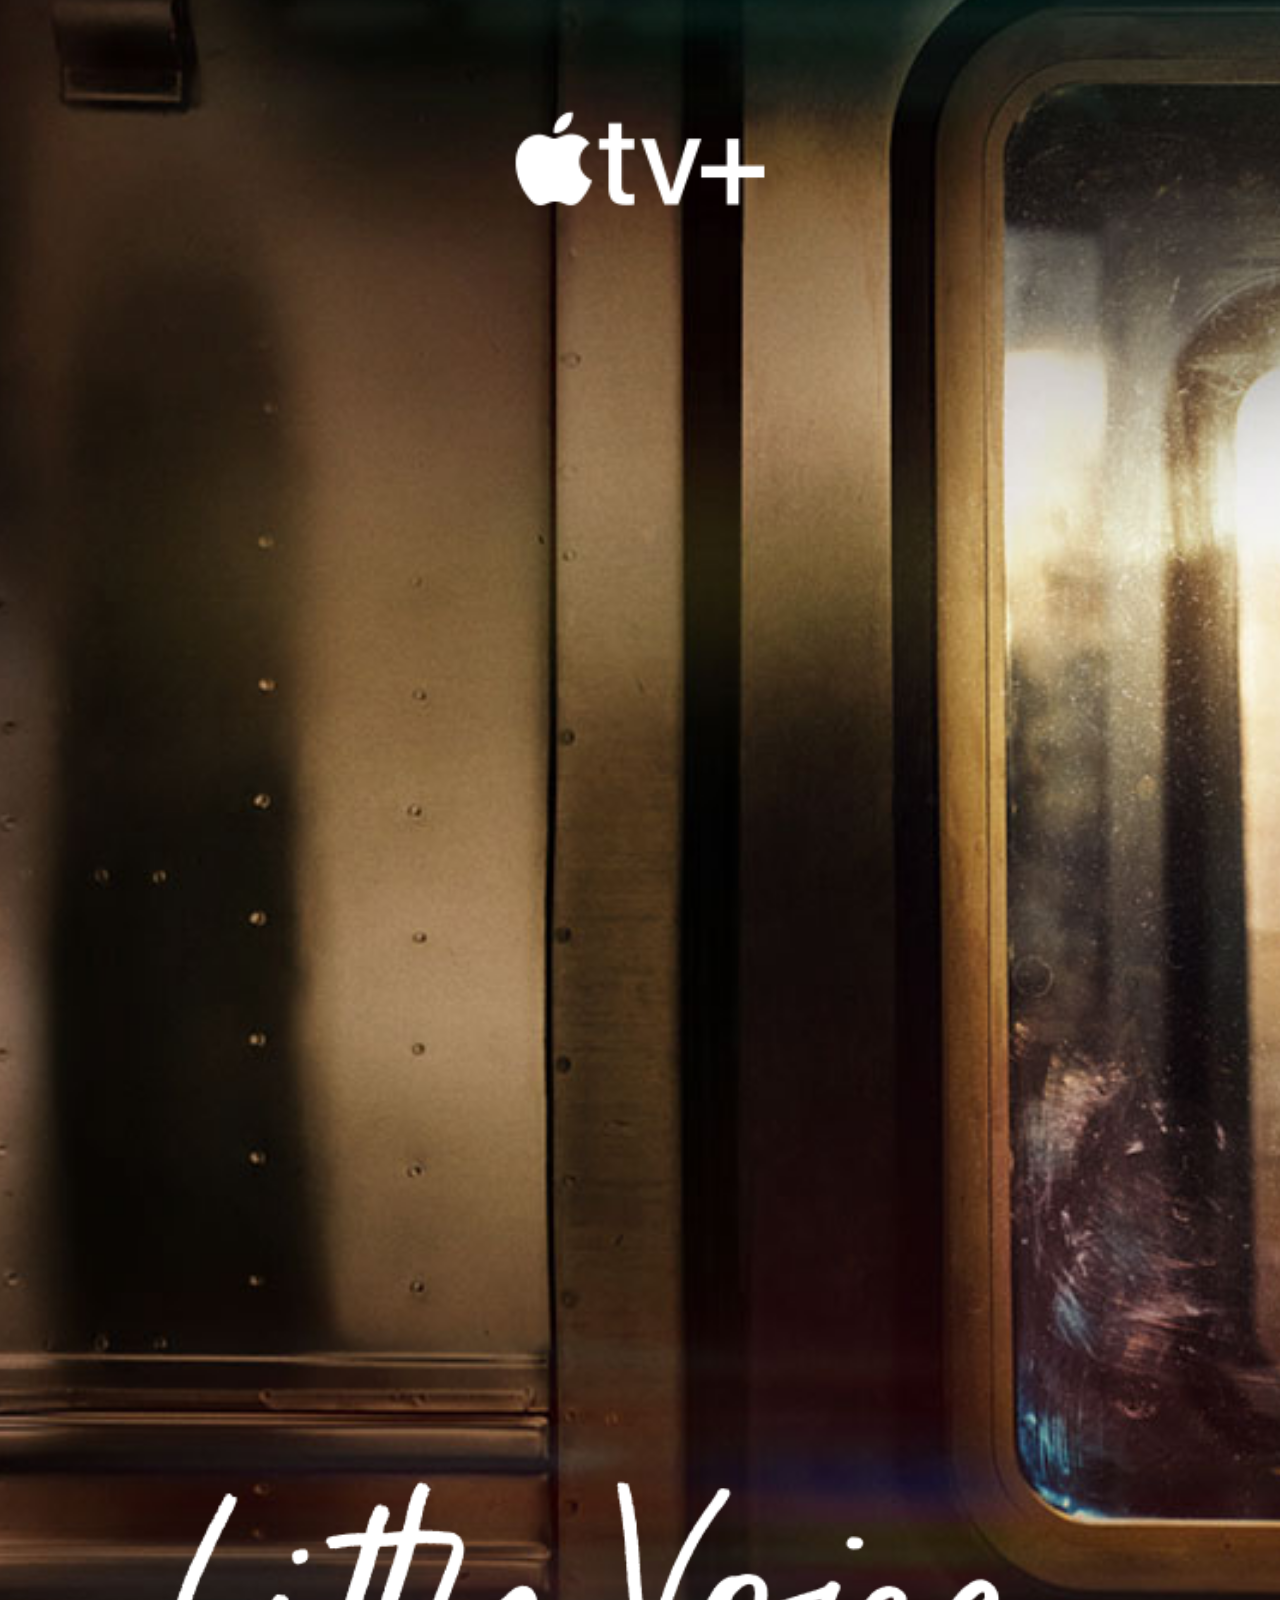
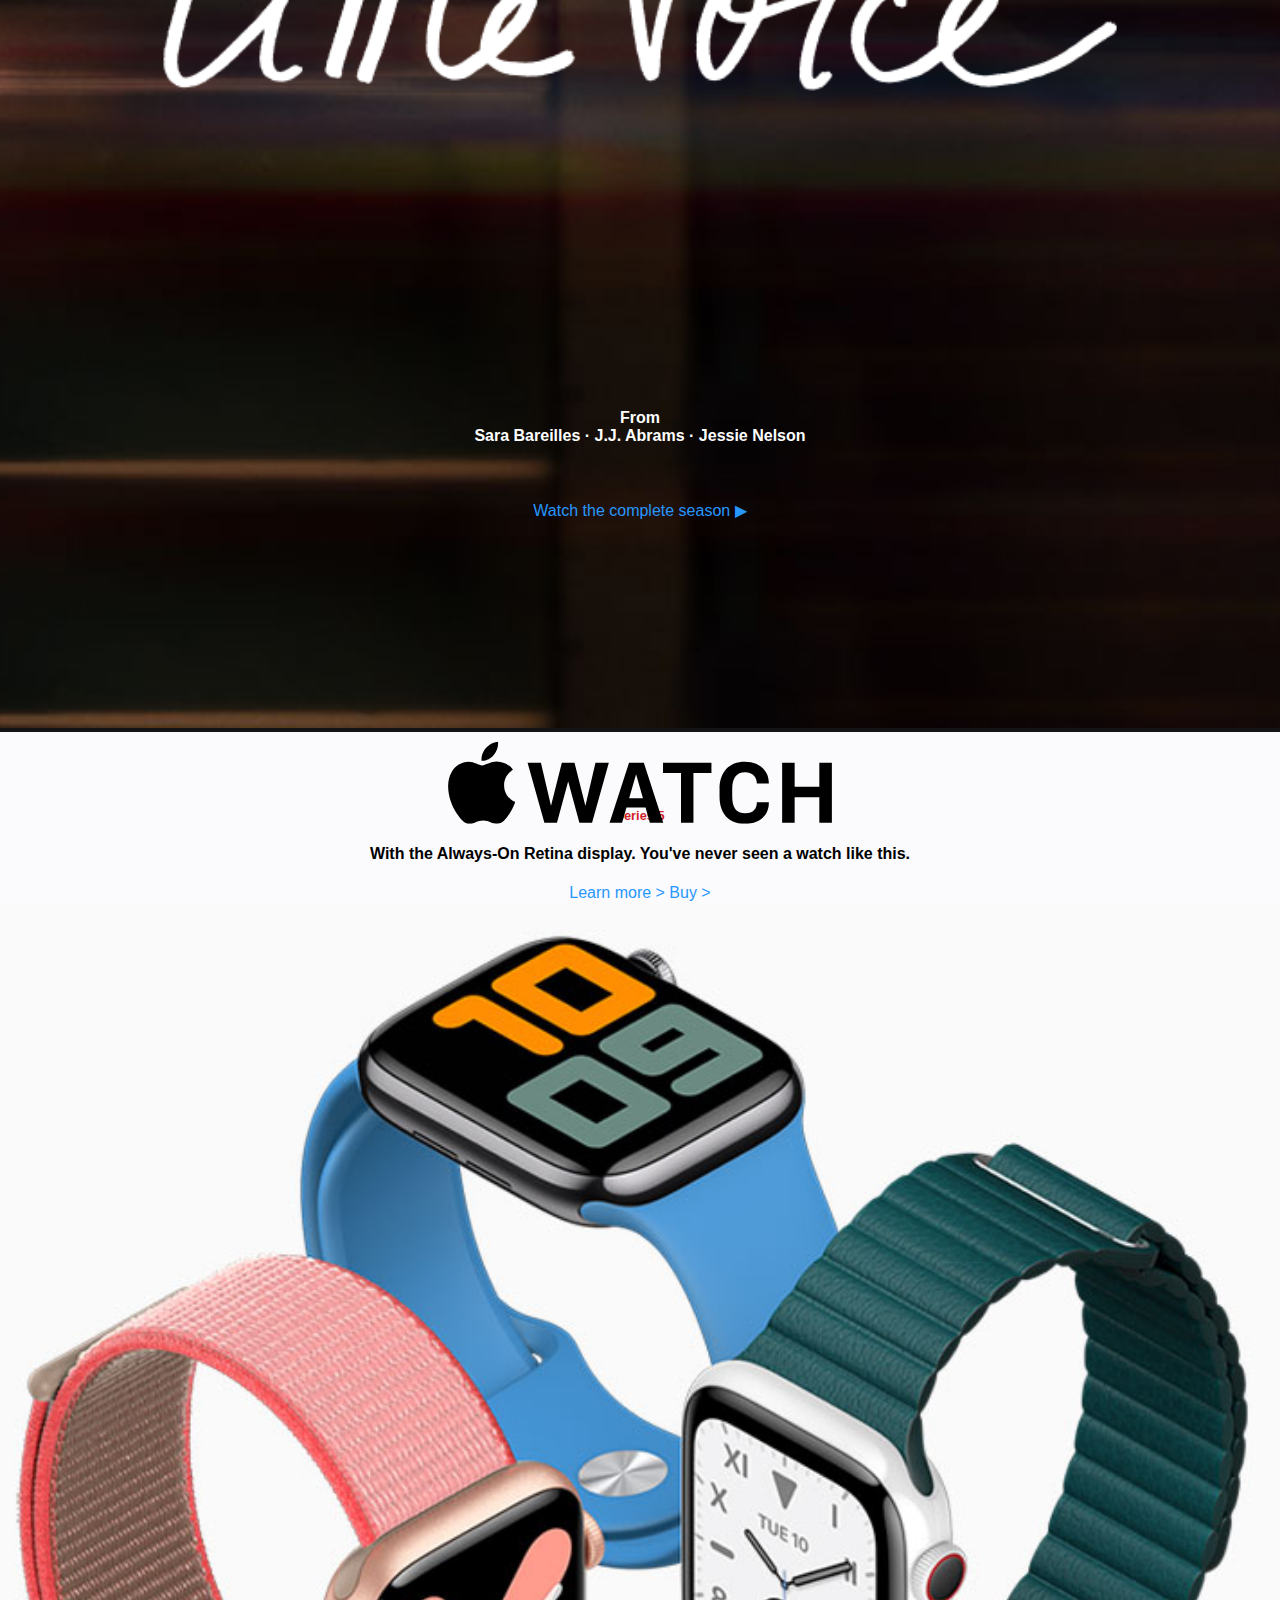
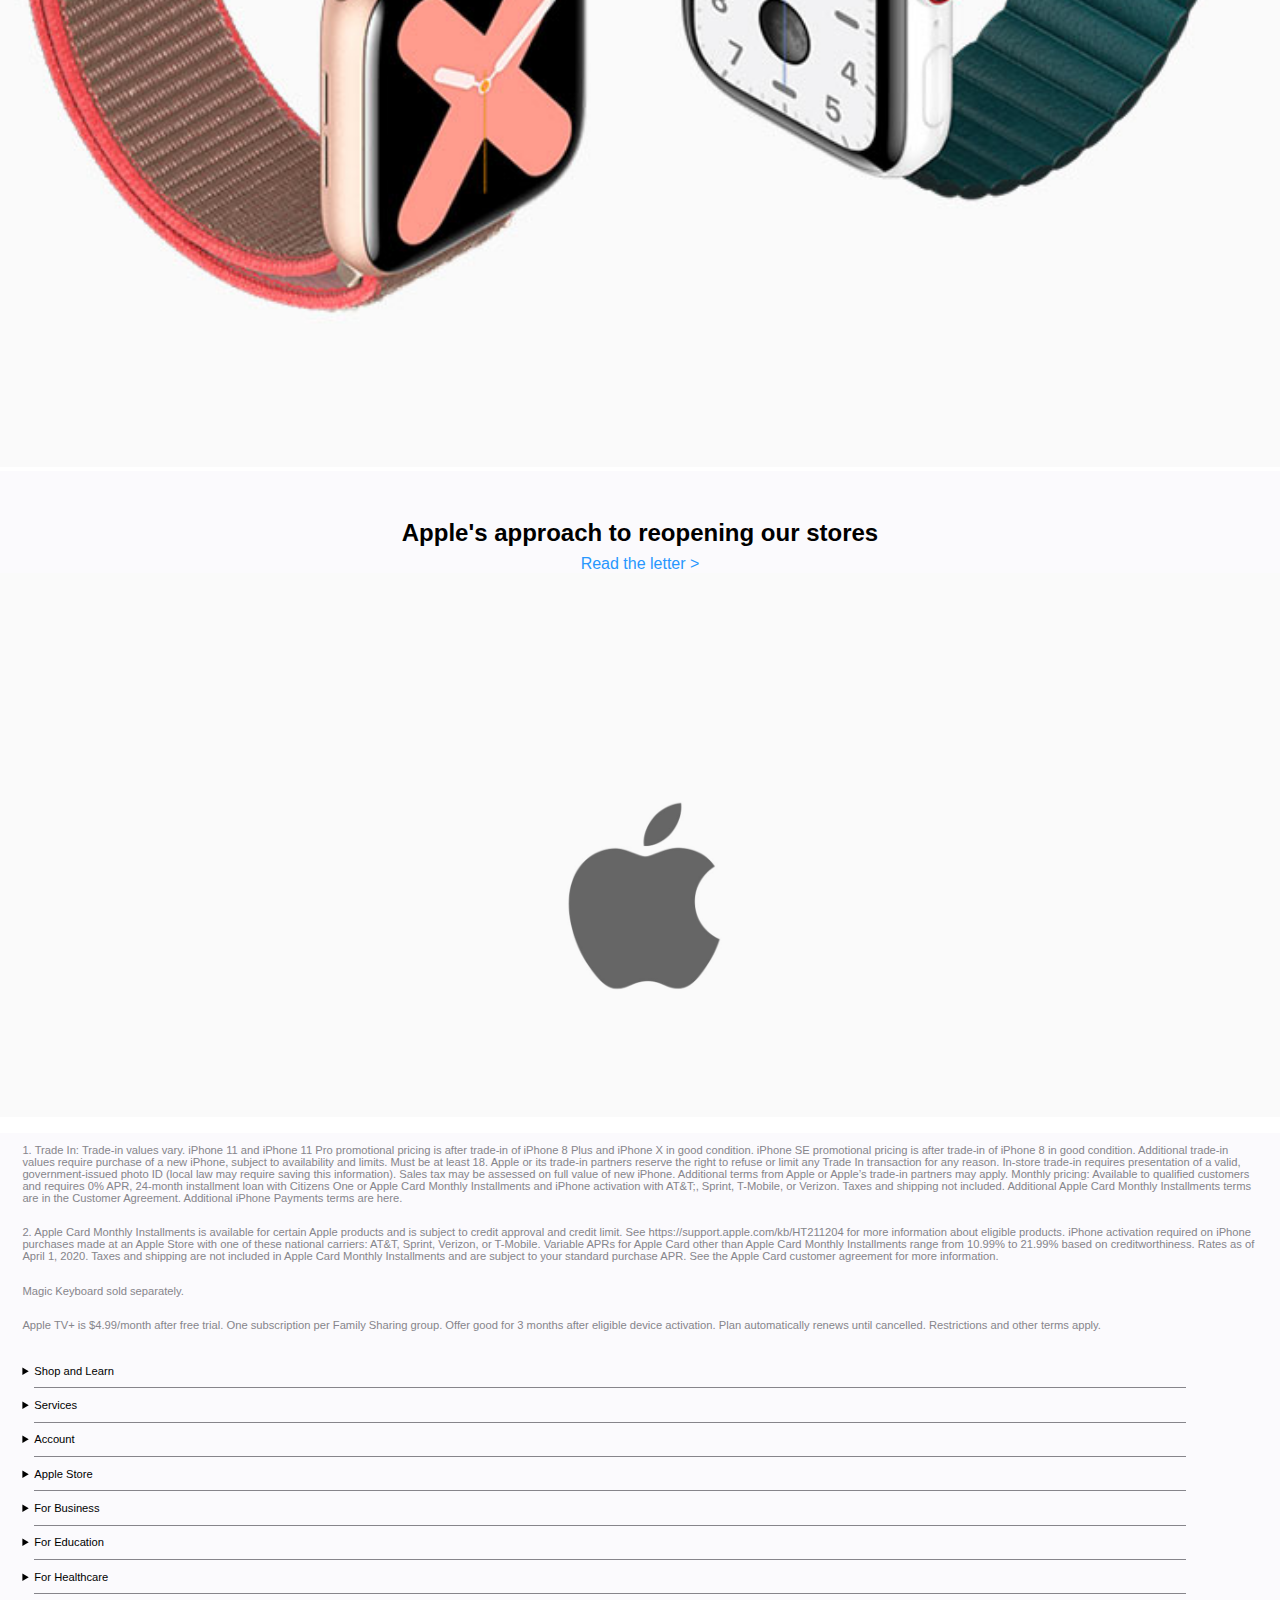
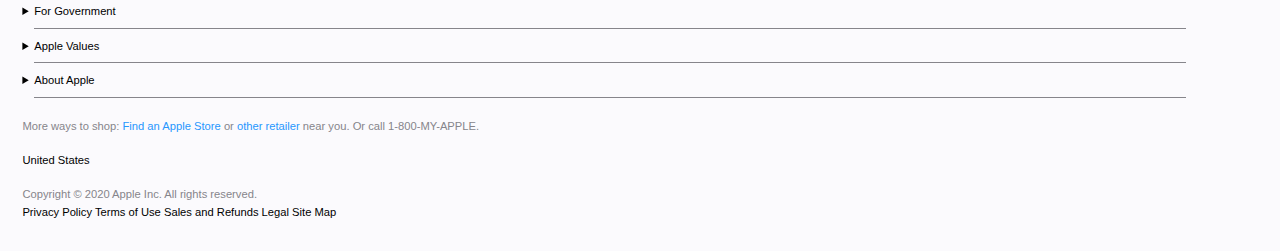
<file: images/Apple.htm>
<!DOCTYPE html>
<!-- saved from url=(0032)http://127.0.0.1:3000/index.html -->
<html lang="en"><head><meta http-equiv="Content-Type" content="text/html; charset=UTF-8">
  
  <meta name="viewport" content="width=device-width, initial-scale=1.0">
  <meta http-equiv="X-UA-Compatible" content="ie=edge">
  
  <title>Apple</title>
<link rel="stylesheet" href="./Apple_files/styles.css"></head>

<body>

  <header>
    <nav class="navbarFixed">
      <ul>
        <li>
          <div class="hamburger-menu-animatie">
            <span id="streep1"></span>
            <span id="streep2"></span>
          </div>
        </li>
        <li>
          <a href="http://127.0.0.1:3000/index.html#"><img src="./Apple_files/logo.svg" alt="Apple logo"></a>
          <!-- bron: https://www.apple.com/ac/globalnav/6/en_US/images/be15095f-5a20-57d0-ad14-cf4c638e223a/globalnav_apple_image__cxwwnrj0urau_small.svg -->
        </li>
        <li>
          <a href="http://127.0.0.1:3000/index.html#"><img src="./Apple_files/bag.svg" alt="shopping cart"></a>
          <!-- bron: https://www.flaticon.com/authors/pixel-perfect -->
        </li>
      </ul>
    </nav>

    <div class="hamburger">
      <nav class="hamburger-menu">

        <input type="text" placeholder="Search apple.com">

        <ul>
          <li><a href="http://127.0.0.1:3000/index.html#">Mac</a></li>
          <li><a href="http://127.0.0.1:3000/index.html#">iPad</a></li>
          <li><a href="http://127.0.0.1:3000/index.html#">iPhone</a></li>
          <li><a href="http://127.0.0.1:3000/index.html#">Watch</a></li>
          <li><a href="http://127.0.0.1:3000/index.html#">Tv</a></li>
          <li><a href="http://127.0.0.1:3000/index.html#">Music</a></li>
          <li><a href="http://127.0.0.1:3000/index.html#">Support</a></li>
        </ul>
      </nav>
    </div>

    <section>
      <a href="http://127.0.0.1:3000/index.html#">Evaluate COVID‑19 symptoms and understand next steps &gt;</a>
    </section>

    <section>
      <p><a href="http://127.0.0.1:3000/index.html#">Shop online</a> and get free, no‑contact delivery, Specialist help, and more.</p>
    </section>

  </header>

  <main class="pagina1main">
    <section>
      <h2>iPhone SE</h2>
      <h3>Lots to love. Less to spend. Starting at $399.</h3>
      <p>From $9.54/mo. or $299 with trade-in.<a href="http://127.0.0.1:3000/index.html#"><sup>1</sup></a></p>
      <ul>
        <li><a href="http://127.0.0.1:3000/index.html#">Learn more &gt;</a></li>
        <li><a href="http://127.0.0.1:3000/productpagina.html">Buy &gt;</a></li>
      </ul>
    </section>
    <img src="./Apple_files/mobilesection1.jpg" alt="Black iPhone SE&#39;s">


    <section>
      <h2>iPhone 11</h2>
      <h3>Just the right amount of everything.</h3>
      <p>From $19.95/mo. or $479 with trade-in.<a href="http://127.0.0.1:3000/index.html#"><sup>1</sup></a></p>
      <ul>
        <li><a href="http://127.0.0.1:3000/index.html#">Learn more &gt;</a></li>
        <li><a href="http://127.0.0.1:3000/index.html#">Buy &gt;</a></li>
      </ul>
    </section>
    <img src="./Apple_files/mobilesection2.jpg" alt="iPhone 11&#39;s">


    <section>
      <h2>iPad Pro</h2>
      <h3>Your next computer is not a computer.</h3>
      <ul>
        <li><a href="http://127.0.0.1:3000/index.html#">Learn more &gt;</a></li>
        <li><a href="http://127.0.0.1:3000/index.html#">Buy &gt;</a></li>
      </ul>
    </section>
    <img src="./Apple_files/mobilesection3.jpg" alt="iPad Pro">

    <section>
      <h2>Buy a Mac or iPad for college. Get AirPods.</h2>
      <ul>
        <li><a href="http://127.0.0.1:3000/index.html#">Shop &gt;</a></li>
      </ul>
    </section>
    <img src="./Apple_files/mobilesection4.jpg" alt="MacBook Air, iPad Pro and AirPods">

    <section>
      <h2>Make them yours.</h2>
      <h3>Personalize your AirPods with free engraving. Only at Apple.</h3>
      <ul>
        <li><a href="http://127.0.0.1:3000/index.html#">Learn more &gt;</a></li>
        <li><a href="http://127.0.0.1:3000/index.html#">Buy &gt;</a></li>
      </ul>
    </section>
    <img src="./Apple_files/mobilesection5.jpg" alt="AirPods">

    <section>
      <h2>Apple Card Monthly Installments.</h2>
      <h3>Pay for your new Apple products over time, interest-free with Apple Card.<a href="http://127.0.0.1:3000/index.html#"><sup>2</sup></a></h3>
      <ul>
        <li><a href="http://127.0.0.1:3000/index.html#">Learn more &gt;</a></li>
      </ul>
    </section>
    <img src="./Apple_files/mobilesection6.jpg" alt="Apple products">

    <section>
      <img src="./Apple_files/appletvlogo.png" alt="Apple TV Logo">
      <img src="./Apple_files/littlevoice.png" alt="Little Voice">
      <h4>From <br> Sara Bareilles · J.J. Abrams · Jessie Nelson</h4>
      <ul>
        <li><a href="http://127.0.0.1:3000/index.html#">Watch the complete season ▶ </a></li>
      </ul>
      <img src="./Apple_files/mobilesection7.jpg" alt="Cover Little Voice">
    </section>

    <section>
      <img src="./Apple_files/applewatchlogo.svg" alt="Apple TV Logo">
      <h3>Series 5</h3>
      <h4>With the Always-On Retina display. You've never seen a watch like this.</h4>
      <ul>
        <li><a href="http://127.0.0.1:3000/index.html#">Learn more &gt;</a></li>
        <li><a href="http://127.0.0.1:3000/index.html#">Buy &gt;</a></li>
      </ul>
    </section>
    <img src="./Apple_files/mobilesection8.jpg" alt="Apple Watches">

    <section>
      <h2>Apple's approach to reopening our stores</h2>
      <ul>
        <li><a href="http://127.0.0.1:3000/index.html#">Read the letter &gt;</a></li>
      </ul>
    </section>
    <img src="./Apple_files/sectionapplelogo.jpg" alt="Apple logo">

  </main>

  <footer>
    <section>
      <ul>
        <li>
          1. Trade In: Trade‑in values vary. iPhone 11 and iPhone 11 Pro promotional pricing is after trade‑in of iPhone 8 Plus
          and iPhone X in good condition. iPhone SE promotional pricing is after trade-in of iPhone 8 in good condition.
          Additional trade‑in values require purchase of a new iPhone, subject to availability and limits. Must be at least 18.
          Apple or its trade-in partners reserve the right to refuse or limit any Trade In transaction for any reason. In‑store
          trade‑in requires presentation of a valid, government-issued photo ID (local law may require saving this information).
          Sales tax may be assessed on full value of new iPhone. Additional terms from Apple or Apple’s trade-in partners may
          apply. Monthly pricing: Available to qualified customers and requires 0% APR, 24-month installment loan with Citizens
          One or Apple Card Monthly Installments and iPhone activation with AT&amp;T;, Sprint, T-Mobile, or Verizon. Taxes and
          shipping not included. Additional Apple Card Monthly Installments terms are in the Customer Agreement. Additional iPhone
          Payments terms are here.
        </li>
        <li>
          2. Apple Card Monthly Installments is available for certain Apple products and is subject to credit approval and credit limit. See https://support.apple.com/kb/HT211204 for more information about eligible products. iPhone activation
          required on iPhone purchases made at an Apple Store with one of these national carriers: AT&amp;T, Sprint, Verizon, or T-Mobile. Variable APRs for Apple Card other than Apple Card Monthly Installments range from 10.99% to 21.99% based on
          creditworthiness. Rates as of April 1, 2020. Taxes and shipping are not included in Apple Card Monthly Installments and are subject to your standard purchase APR. See the Apple Card customer agreement for more information.
        </li>
        <li>
          Magic Keyboard sold separately.
        </li>
        <li>
          Apple TV+ is $4.99/month after free trial. One subscription per Family Sharing group. Offer good for 3 months after eligible device activation. Plan automatically renews until cancelled. Restrictions and other terms apply.
        </li>
      </ul>
    </section>

    <!-- BRON: https://developer.mozilla.org/en-US/docs/Web/HTML/Element/summary -->

    <section>
      <nav>
        <details>
          <summary>Shop and Learn</summary>
          <ul>
            <li>
              <a href="http://127.0.0.1:3000/index.html#">Mac</a>
            </li>
            <li>
              <a href="http://127.0.0.1:3000/index.html#">iPad</a>
            </li>
            <li>
              <a href="http://127.0.0.1:3000/index.html#">iPhone</a>
            </li>
            <li>
              <a href="http://127.0.0.1:3000/index.html#">Watch</a>
            </li>
            <li>
              <a href="http://127.0.0.1:3000/index.html#">TV</a>
            </li>
            <li>
              <a href="http://127.0.0.1:3000/index.html#">Music</a>
            </li>
            <li>
              <a href="http://127.0.0.1:3000/index.html#">AirPods</a>
            </li>
            <li>
              <a href="http://127.0.0.1:3000/index.html#">HomePod</a>
            </li>
            <li>
              <a href="http://127.0.0.1:3000/index.html#">iPod touch</a>
            </li>
            <li>
              <a href="http://127.0.0.1:3000/index.html#">Accessories</a>
            </li>
            <li>
              <a href="http://127.0.0.1:3000/index.html#">Gift Cards</a>
            </li>
          </ul>
        </details>
        <details>
          <summary>Services</summary>
          <ul>
            <li>
              <a href="http://127.0.0.1:3000/index.html#">Apple Music</a>
            </li>
            <li>
              <a href="http://127.0.0.1:3000/index.html#">Apple News+</a>
            </li>
            <li>
              <a href="http://127.0.0.1:3000/index.html#">Apple TV+</a>
            </li>
            <li>
              <a href="http://127.0.0.1:3000/index.html#">Apple Arcade</a>
            </li>
            <li>
              <a href="http://127.0.0.1:3000/index.html#">Apple Books</a>
            </li>
            <li>
              <a href="http://127.0.0.1:3000/index.html#">Apple Card</a>
            </li>
            <li>
              <a href="http://127.0.0.1:3000/index.html#">iCloud</a>
            </li>
          </ul>
        </details>
        <details>
          <summary>Account</summary>
          <ul>
            <li>
              <a href="http://127.0.0.1:3000/index.html#">Manage Your Apple ID</a>
            </li>
            <li>
              <a href="http://127.0.0.1:3000/index.html#">Apple Store Account</a>
            </li>
            <li>
              <a href="http://127.0.0.1:3000/index.html#">iCloud.com</a>
            </li>
          </ul>
        </details>
        <details>
          <summary>Apple Store</summary>
          <ul>
            <li>
              <a href="http://127.0.0.1:3000/index.html#">Find a Store</a>
            </li>
            <li>
              <a href="http://127.0.0.1:3000/index.html#">Shop Online</a>
            </li>
            <li>
              <a href="http://127.0.0.1:3000/index.html#">Genius Bar</a>
            </li>
            <li>
              <a href="http://127.0.0.1:3000/index.html#">Today at Apple</a>
            </li>
            <li>
              <a href="http://127.0.0.1:3000/index.html#">Apple Camp</a>
            </li>
            <li>
              <a href="http://127.0.0.1:3000/index.html#">Apple Store App</a>
            </li>
            <li>
              <a href="http://127.0.0.1:3000/index.html#">Refurbished and Clearance</a>
            </li>
            <li>
              <a href="http://127.0.0.1:3000/index.html#">Financing</a>
            </li>
            <li>
              <a href="http://127.0.0.1:3000/index.html#">Apple Trade In</a>
            </li>
            <li>
              <a href="http://127.0.0.1:3000/index.html#">Order Status</a>
            </li>
            <li>
              <a href="http://127.0.0.1:3000/index.html#">Shopping Help</a>
            </li>
          </ul>
        </details>
        <details>
          <summary>For Business</summary>
          <ul>
            <li>
              <a href="http://127.0.0.1:3000/index.html#">Apple and Business</a>
            </li>
            <li>
              <a href="http://127.0.0.1:3000/index.html#">Shop for Business</a>
            </li>
          </ul>
        </details>
        <details>
          <summary>For Education</summary>
          <ul>
            <li>
              <a href="http://127.0.0.1:3000/index.html#">Apple and Education</a>
            </li>
            <li>
              <a href="http://127.0.0.1:3000/index.html#">Shop for K-12</a>
            </li>
            <li>
              <a href="http://127.0.0.1:3000/index.html#">Shop for College</a>
            </li>
          </ul>
        </details>
        <details>
          <summary>For Healthcare</summary>
          <ul>
            <li>
              <a href="http://127.0.0.1:3000/index.html#">Apple in Healthcare</a>
            </li>
            <li>
              <a href="http://127.0.0.1:3000/index.html#">Health on Apple Watch</a>
            </li>
            <li>
              <a href="http://127.0.0.1:3000/index.html#">Health Records on iPhone</a>
            </li>
          </ul>
        </details>
        <details>
          <summary>For Government</summary>
          <ul>
            <li>
              <a href="http://127.0.0.1:3000/index.html#">Shop for Government</a>
            </li>
            <li>
              <a href="http://127.0.0.1:3000/index.html#">Shop for Veterans and Military</a>
            </li>
          </ul>
        </details>
        <details>
          <summary>Apple Values</summary>
          <ul>
            <li>
              <a href="http://127.0.0.1:3000/index.html#">Accessibility</a>
            </li>
            <li>
              <a href="http://127.0.0.1:3000/index.html#">Education</a>
            </li>
            <li>
              <a href="http://127.0.0.1:3000/index.html#">Environment</a>
            </li>
            <li>
              <a href="http://127.0.0.1:3000/index.html#">Inclusion and Diversity</a>
            </li>
            <li>
              <a href="http://127.0.0.1:3000/index.html#">Privacy</a>
            </li>
            <li>
              <a href="http://127.0.0.1:3000/index.html#">Supplier Responsibility</a>
            </li>
          </ul>
        </details>
        <details>
          <summary>About Apple</summary>
          <ul>
            <li>
              <a href="http://127.0.0.1:3000/index.html#">Newsroom</a>
            </li>
            <li>
              <a href="http://127.0.0.1:3000/index.html#">Apple Leadership</a>
            </li>
            <li>
              <a href="http://127.0.0.1:3000/index.html#">Job Opportunities</a>
            </li>
            <li>
              <a href="http://127.0.0.1:3000/index.html#">Investors</a>
            </li>
            <li>
              <a href="http://127.0.0.1:3000/index.html#">Events</a>
            </li>
            <li>
              <a href="http://127.0.0.1:3000/index.html#">Contact Apple</a>
            </li>
          </ul>
        </details>
      </nav>
    </section>

    <section class="lastItems">
      <ul>
        <li>More ways to shop: <a href="http://127.0.0.1:3000/index.html#">Find an Apple Store</a> or <a href="http://127.0.0.1:3000/index.html#">other retailer</a> near you. Or call 1-800-MY-APPLE.</li>
        <li><a href="http://127.0.0.1:3000/index.html#">United States</a></li>
        <li>Copyright © 2020 Apple Inc. All rights reserved.</li>
        <li>
          <a href="http://127.0.0.1:3000/index.html#">Privacy Policy</a>
          <a href="http://127.0.0.1:3000/index.html#">Terms of Use</a>
          <a href="http://127.0.0.1:3000/index.html#">Sales and Refunds</a>
          <a href="http://127.0.0.1:3000/index.html#">Legal</a>
          <a href="http://127.0.0.1:3000/index.html#">Site Map</a>
        </li>
      </ul>
    </section>
  </footer>

  <script type="text/javascript" src="./Apple_files/script.js"></script>

<!-- Code injected by live-server -->
<script type="text/javascript">
	// <![CDATA[  <-- For SVG support
	if ('WebSocket' in window) {
		(function() {
			function refreshCSS() {
				var sheets = [].slice.call(document.getElementsByTagName("link"));
				var head = document.getElementsByTagName("head")[0];
				for (var i = 0; i < sheets.length; ++i) {
					var elem = sheets[i];
					head.removeChild(elem);
					var rel = elem.rel;
					if (elem.href && typeof rel != "string" || rel.length == 0 || rel.toLowerCase() == "stylesheet") {
						var url = elem.href.replace(/(&|\?)_cacheOverride=\d+/, '');
						elem.href = url + (url.indexOf('?') >= 0 ? '&' : '?') + '_cacheOverride=' + (new Date().valueOf());
					}
					head.appendChild(elem);
				}
			}
			var protocol = window.location.protocol === 'http:' ? 'ws://' : 'wss://';
			var address = protocol + window.location.host + window.location.pathname + '/ws';
			var socket = new WebSocket(address);
			socket.onmessage = function(msg) {
				if (msg.data == 'reload') window.location.reload();
				else if (msg.data == 'refreshcss') refreshCSS();
			};
			console.log('Live reload enabled.');
		})();
	}
	// ]]>
</script>



</body></html>
</file>
<file: styles.css>
/* @font-face {
  font-family: 'San Francisco';
  src: url(fonts/SF-Pro-Text-Regular.otf);
  font-style: normal;
  font-weight: 400;
}

@font-face {
  font-family: 'San Francisco';
  src: url(fonts/SF-Pro-Text-Medium.otf);
  font-style: normal;
  font-weight: 400;
} */
body {
  font-family: -apple-system, BlinkMacSystemFont, sans-serif;
  /* Bron: https://stackoverflow.com/questions/32660748/how-to-use-apples-new-san-francisco-font-on-a-webpage */
  margin: 0;
}

/* NAVIGATIEBAR: */
header nav {
  background-color: #2F3232;
}

header nav ul {
  display: flex;
  justify-content: space-around;
  padding: 1em;
}

nav ul {
  list-style-type: none;
  padding: 0;
  margin: 0;
}

header img:first-of-type {
  /* height: 10px;
  width: 30px; */
  height: 1em;
  width: 2em;
}

/* CORONA INFORMATIE: */

      /* Blauw */

header section:first-of-type {
  background-color: #0071E2;
  text-align: center;
}

header section a {
  /* margin: 2em; */
  line-height: 1.5em;
  text-decoration: none;
  /* Bron: https://stackoverflow.com/questions/2789703/remove-stubborn-underline-from-link */
}

header section a:first-of-type {
  color: white;
  padding: 0 1em 0 1em;
  /* margin: 2em; */
  line-height: 1.5em;
  text-decoration: none;
  text-align: center;
  /* Bron: https://stackoverflow.com/questions/2789703/remove-stubborn-underline-from-link */
}

      /* Wit */

header section:nth-of-type(2) p a {
  background-color: white;
  color: #0065CB;
  text-align: center;
}

header section p {
  background-color: white;
  color: black;
  text-align: center;
  margin: 0;
}


/* MAIN */

/* SECTION 1: IPHONE SE */
main section {
  position: relative;
  background-color: #121312;
}

main img {
  height: 100%;
  width: 100%;
}

main section h2, h3, p {
  /* position: absolute; */
  color: white;
  text-align: center;
  margin: 0;

}

main section h2 {
  padding-top: 2em;

}

main section h3, p {
  padding: .5em 2em 0 2em;

}

main section p, p a {
  color: #86858B;
  text-decoration: none;
}

main section p a:first-of-type {
  color: #86858B;
  text-decoration: none;
}

main section ul {
  text-align: center;
  padding: 0;
  margin: .5em 0 0 0;
}

main section ul li {
  display: inline-table;
  padding:
}

main section ul li a {
  color: #2797FE;
  text-decoration: none;
}

/* main section a:nth-of-type(1) {
  color: #2797FE;
  text-align: center;
}

main section a:nth-of-type(2) {
  color: #2797FE;
  text-align: center;
} */

/* SECTION 2: IPHONE 11 (UITZONDERINGEN) */

main section:nth-of-type(2) {
  background-color: #F9FAF9;
}

main section:nth-of-type(2) h2, section:nth-of-type(2) h3 {
  color: black;
}

main img:nth-of-type(2) {
position: relative;
right: 22em;
width: 275%;
height: 275%;
overflow: hidden;

}


/* SECTION 3: IPAD PRO (UITZONDERINGEN) */

main section:nth-of-type(3) {
  background-color: #F9FAF9;
}

main section:nth-of-type(3) h2, section:nth-of-type(3) h3 {
  color: black;
}

main img:nth-of-type(3) {
position: relative;
right: 21em;
width: 275%;
height: 275%;
overflow: hidden;

}

/* SECTION 4: COLLEGE (UITZONDERINGEN) */

main section:nth-of-type(4) {
  background-color: #F0EFF2;
}

main section:nth-of-type(4) h2, section:nth-of-type(4) h3 {
  color: black;
}

main section:nth-of-type(4) h2 {
  margin-left: 4em;
  margin-right: 4em;
}

/* SECTION 5: AIRPODS (UITZONDERINGEN) */

main section:nth-of-type(5) {
  background-color: #FBFAFD;
}

main section:nth-of-type(5) h2, section:nth-of-type(5) h3 {
  color: black;
}

main section:nth-of-type(5) h3 {
  margin-left: .9em;
  margin-right: .9em;
}

/* SECTION 6: APPLE CARD */

main section:nth-of-type(6) {
  background-color: #FBFAFD;
}

main section:nth-of-type(6) h2, section:nth-of-type(6) h3, section:nth-of-type(6) h3 a sup {
  color: black;
}

main section:nth-of-type(6) h3 a {
  text-decoration: none;
}

main section:nth-of-type(6) h2 {
  margin-left: 4em;
  margin-right: 4em;
}

/* SECTION 7: LITTLE VOICE */

main section:nth-of-type(7) h4, section:nth-of-type(7) a {
position: absolute;
z-index: 1;
}

main section:nth-of-type(7) h4 {
  color: white;
  bottom: 10%;
  left: 0;
  right: 0;
  text-align: center;
}

main section:nth-of-type(7) a {
  bottom: 8%;
  left: 0;
  right: 0;
  text-align: center;
}

main section:nth-of-type(7) img:first-of-type {
  position: absolute;
  top: 18%;
  left: 50%;
  transform: translate(-50%, -50%);
  width: 20%;
  height: auto;
  z-index: 1;

}

main section:nth-of-type(7) img:nth-of-type(2) {
  position: absolute;
  bottom: 20%;
  left: 50%;
  transform: translate(-50%, -50%);
  width: 75%;
  height: auto;
  z-index: 1;
}

main section:nth-of-type(7) img:nth-of-type(3) {
  position: relative;
}

/* SECTION 8: APPLE WATCH */

main section:nth-of-type(8) {
  background-color: #FBFAFD;
}

main section:nth-of-type(8) img {
  position: absolute;
  width: 30%;
  height: auto;
  left: 50%;
  top: 30%;
  transform: translate(-50%, -50%);

}

main section:nth-of-type(8) h3 {
  color: #D11F2A;
padding-top: 6em;
font-size: .8em;
}

main section:nth-of-type(8) h4 {
  color: black;
}



main section:nth-of-type(8) h4 {
  text-align: center;
  margin-left: 2em;
  margin-right: 2em;
}

/* SECTION 9: APPLE'S APPROACH */

main section:nth-of-type(9) {
  background-color: #FBFAFD;
}

main section:nth-of-type(9) h2 {
  color: black;
  margin-left: 1em;
  margin-right: 1em;
}

/* FOOTER */

/* SECTION 1: ALGEMENE INFORMATIE */

footer {
  background-color: #FBFAFD;
}

footer section:first-of-type ul {
  font-size: .7em;
  list-style-type: none;
  padding-left: 0;
}

footer section:first-of-type ul li {
  color: #86858B;
  padding: 1em 2em 1em 2em;
}

footer nav details {
  position: relative;
}

footer nav details summary::before {
  content: '';
  height: .05em;
  width: 90%;
  background-color: #86858B;
  position: absolute;
  bottom: 0;
  left: 1;
}

/* bron: https://stackoverflow.com/questions/6195329/how-can-you-hide-the-arrow-that-is-displayed-by-default-on-the-html5-details-e */
footer details summary::-webkit-details-marker {
  display:none;
}

footer section nav details summary {
  font-size: .7em;
  margin-left: 2em;
  padding: 1em 0 1em 0;
}

footer section nav a {
  color: #86858B;
  text-decoration: none;
  margin-left: 3em;
  font-size: .7em;
}

/* VRAGEN:  1. MAIN SECTION A, hoe selecteer ik beiden nth-of-types?
            2. OVERFLOW: HIDDEN werkt niet bij de ingezoomde plaatjes
</file>
<file: images/Apple_files/styles.css>
/* @font-face {
  font-family: 'San Francisco';
  src: url(fonts/SF-Pro-Text-Regular.otf);
  font-style: normal;
  font-weight: 400;
}

@font-face {
  font-family: 'San Francisco';
  src: url(fonts/SF-Pro-Text-Medium.otf);
  font-style: normal;
  font-weight: 400;
} */
/* *, *::before, *::after   {
  box-sizing:border-box;
} */
body {
  font-family: -apple-system, BlinkMacSystemFont, sans-serif;
  /* Bron: https://stackoverflow.com/questions/32660748/how-to-use-apples-new-san-francisco-font-on-a-webpage */
  margin: 0;
}

/* NAVIGATIEBAR: */

.navbarFixed {
  position: fixed;
  z-index: 5;
  width: 100%;
}

header nav {
  background-color: #2F3232;
  filter: blur(40em;);
}

header nav ul {
  display: flex;
  justify-content: space-around;
  padding: 1em;
}

nav ul {
  list-style-type: none;
  padding: 0;
  margin: 0;
}

.hamburger-menu-animatie {
  position: relative;
  z-index: 1;
}

div.hamburger-menu-animatie span {
  display: block;
}

.hamburger-menu-animatie #streep1 {
  height: .15em;
  width: 1.5em;
  background-color: red;
  margin: .5em 0;
  transition-duration: .5s;
}

.hamburger-menu-animatie #streep2 {
  height: .15em;
  width: 1.5em;
  background-color: blue;
  margin: .5em 0;
  transition-duration: .5s;
}

.hamburger-menu-animatie #streep1.open {
  position: absolute;
  height: .15em;
  width: 1.5em;
  background-color: red;
  margin: .5em 0;
/*   margin: 0 0; */
    transform: translate(0, .25em);
  transform: rotate(45deg);
  transition-duration: .5s;
}

.hamburger-menu-animatie #streep2.open {
  position: absolute;
  height: .15em;
  width: 1.5em;
  background-color: blue;
  margin: .5em 0;
/*   margin: 0 0; */
  transform: translate(0, -.25em);
  transform: rotate(-45deg);
  transition-duration: .5s;
}

/* HAMBURGER-MENU */

div.hamburger {
  position: absolute;
  transform:translateY(-100%);
  z-index: -1;
}

div.openHamburger {
  transform:translateY(0);
  z-index: 200;
}

.hamburger-menu {
  position: relative;
  background-color: black;
  width: 375px;
  height: 667px;
}

.hamburger-menu input {
  width: 85%;
  margin: 1em;
  padding-top: .5em;
  padding-bottom: .5em;
  padding-left: 1.5em;
  border-radius: 5px;
  font-size: 1em;
  border: none;
  background-color: #1D1C1F;
}

.hamburger-menu ul {
  margin-left: 0;
  display: flex;
  flex-wrap: wrap;
  flex-direction: column;
}

.hamburger-menu ul li {
  position: relative;
  list-style-type: none;
  padding-bottom: 2em;

}

.hamburger-menu ul li a {
  text-decoration: none;
  color: white;
  font-size: 1.5em;
}

.hamburger-menu ul li a::before {
  content: '';
  height: .02em;
  width: 85%;
  background-color: grey;
  position: absolute;
  bottom: 0;
  margin-bottom: .5em;
}

header img:first-of-type {
  /* height: 10px;
  width: 30px; */
  height: 1em;
  width: 2em;
}

/* .hamburger-menu {
  position: relative;
  background-color: black;
  width: 375px;
  height: 667px;
}

.hamburger-menu input {
  width: 85%;
  margin: 1em;
  padding-top: .5em;
  padding-bottom: .5em;
  padding-left: 1.5em;
  border-radius: 5px;
  font-size: 1em;
  border: none;
  background-color: #1D1C1F;
}

.hamburger-menu ul {
  display: block;
  margin-left: 0;
}

.hamburger-menu ul li {
  position: relative;
  list-style-type: none;
  padding-bottom: 2em;
}

.hamburger-menu ul li a {
  text-decoration: none;
  color: white;
  font-size: 1.5em;
}

.hamburger-menu ul li a::before {
  content: '';
  height: .02em;
  width: 85%;
  background-color: grey;
  position: absolute;
  bottom: 0;
  margin-bottom: .5em;
} */

/* CORONA INFORMATIE (PAGINA 1): */
/* Blauw */
header section:first-of-type {
  background-color: #0071E2;
  text-align: center;
}

header section a {
  /* margin: 2em; */
  line-height: 1.5em;
  text-decoration: none;
  /* Bron: https://stackoverflow.com/questions/2789703/remove-stubborn-underline-from-link */
}

header section a:first-of-type {
  color: white;
  padding: 0 1em 0 1em;
  /* margin: 2em; */
  line-height: 1.5em;
  text-decoration: none;
  text-align: center;
  /* Bron: https://stackoverflow.com/questions/2789703/remove-stubborn-underline-from-link */
}

/* Wit */
header section:nth-of-type(2) p a {
  color: #0065CB;
  padding: 0;
}

header section p {
  background-color: white;
  color: black;
  text-align: center;
  margin: 0;
}

/* MAIN */
/* SECTION 1: IPHONE SE */
main.pagina1main {
  overflow-x: hidden;
}

main section {
  position: relative;
  background-color: #121312;
}

main img {
  height: 100%;
  width: 100%;
}

main section h2, h3, p {
  /* position: absolute; */
  color: white;
  text-align: center;
  margin: 0;
}

main section h2 {
  padding-top: 2em;
}

main section h3, p {
  padding: .5em 2em 0 2em;
}

main section p, p a {
  color: #86858B;
  text-decoration: none;
}

main section p a:first-of-type {
  color: #86858B;
  text-decoration: none;
}

main section ul {
  text-align: center;
  padding: 0;
  margin: .5em 0 0 0;
}

main section ul li {
  display: inline-table;
}

main section ul li a {
  color: #2797FE;
  text-decoration: none;
}

/* (PAGINA 2) MAIN */
/* IPHONE SE */
/* SECTION 2: IPHONE 11 (UITZONDERINGEN) */
main section:nth-of-type(2) {
  background-color: #F9FAF9;
}

main section:nth-of-type(2) h2, section:nth-of-type(2) h3 {
  color: black;
}

main img:nth-of-type(2) {
  position: relative;
  right: 22em;
  width: 275%;
  height: 275%;
  overflow: hidden;
}

/* SECTION 3: IPAD PRO (UITZONDERINGEN) */
main section:nth-of-type(3) {
  background-color: #F9FAF9;
}

main section:nth-of-type(3) h2, section:nth-of-type(3) h3 {
  color: black;
}

main img:nth-of-type(3) {
  position: relative;
  right: 21em;
  width: 275%;
  height: 275%;
  overflow: hidden;
}

/* SECTION 4: COLLEGE (UITZONDERINGEN) */
main section:nth-of-type(4) {
  background-color: #F0EFF2;
}

main section:nth-of-type(4) h2, section:nth-of-type(4) h3 {
  color: black;
}

main section:nth-of-type(4) h2 {
  margin-left: 4em;
  margin-right: 4em;
}

/* SECTION 5: AIRPODS (UITZONDERINGEN) */
main section:nth-of-type(5) {
  background-color: #FBFAFD;
}

main section:nth-of-type(5) h2, section:nth-of-type(5) h3 {
  color: black;
}

main section:nth-of-type(5) h3 {
  margin-left: .9em;
  margin-right: .9em;
}

/* SECTION 6: APPLE CARD */
main section:nth-of-type(6) {
  background-color: #FBFAFD;
}

main section:nth-of-type(6) h2, section:nth-of-type(6) h3, section:nth-of-type(6) h3 a sup {
  color: black;
}

main section:nth-of-type(6) h3 a {
  text-decoration: none;
}

main section:nth-of-type(6) h2 {
  margin-left: 4em;
  margin-right: 4em;
}

/* SECTION 7: LITTLE VOICE */
main section:nth-of-type(7) h4, section:nth-of-type(7) a {
  position: absolute;
  z-index: 1;
}

main section:nth-of-type(7) h4 {
  color: white;
  bottom: 10%;
  left: 0;
  right: 0;
  text-align: center;
}

main section:nth-of-type(7) a {
  bottom: 8%;
  left: 0;
  right: 0;
  text-align: center;
}

main section:nth-of-type(7) img:first-of-type {
  position: absolute;
  top: 18%;
  left: 50%;
  transform: translate(-50%, -50%);
  width: 20%;
  height: auto;
  z-index: 1;
}

main section:nth-of-type(7) img:nth-of-type(2) {
  position: absolute;
  bottom: 20%;
  left: 50%;
  transform: translate(-50%, -50%);
  width: 75%;
  height: auto;
  z-index: 1;
}

main section:nth-of-type(7) img:nth-of-type(3) {
  position: relative;
}

/* SECTION 8: APPLE WATCH */
main section:nth-of-type(8) {
  background-color: #FBFAFD;
}

main section:nth-of-type(8) img {
  position: absolute;
  width: 30%;
  height: auto;
  left: 50%;
  top: 30%;
  transform: translate(-50%, -50%);
}

main section:nth-of-type(8) h3 {
  color: #D11F2A;
  padding-top: 6em;
  font-size: .8em;
}

main section:nth-of-type(8) h4 {
  color: black;
}

main section:nth-of-type(8) h4 {
  text-align: center;
  margin-left: 2em;
  margin-right: 2em;
}

/* SECTION 9: APPLE'S APPROACH */
main section:nth-of-type(9) {
  background-color: #FBFAFD;
}

main section:nth-of-type(9) h2 {
  color: black;
  margin-left: 1em;
  margin-right: 1em;
}

/* FOOTER */
/* SECTION 1: ALGEMENE INFORMATIE */
footer {
  background-color: #FBFAFD;
}

footer section:first-of-type ul, ol {
  font-size: .7em;
  list-style-type: none;
  padding-left: 0;
}

footer section:first-of-type ul li, ol li {
  color: #86858B;
  padding: 1em 2em 1em 2em;
}

footer nav details {
  position: relative;
}

footer nav details summary::before {
  content: '';
  height: .05em;
  width: 90%;
  background-color: #86858B;
  position: absolute;
  bottom: 0;
}

/* bron: https://stackoverflow.com/questions/6195329/how-can-you-hide-the-arrow-that-is-displayed-by-default-on-the-html5-details-e */
footer details summary::-webkit-details-marker {
  display: none;
}

footer section nav details summary {
  font-size: .7em;
  margin-left: 2em;
  padding: 1em 0 1em 0;
}

details summary {
  text-align: left;
}

footer section nav a {
  color: #86858B;
  text-decoration: none;
  margin-left: 3em;
  font-size: .7em;
}

footer section.lastItems {
  font-size: .7em;
  margin-top: 2em;
  margin-left: 2em;
  padding-right: 2em;
  padding-bottom: 2em;
}

footer section.lastItems ul {
  padding-left: 0;
}

footer section.lastItems li {
  margin-top: 2em;
  list-style-type: none;
}

footer section.lastItems a {
  color: black;
  text-decoration: none;
}

footer section.lastItems li:first-of-type a {
  color: #2797FE;
}


footer section.lastItems li:first-of-type, li:nth-of-type(3) {
  color: #86858B;
}

footer section.lastItems li:last-of-type {
  margin: .5em auto 0;
}

/* PAGINA 2 A */

.pagina2main a {
 color: #0065CB;
}

/* (PAGINA 2) HEADER BUY IPHONE SE */

section.pagina2header {
  z-index: 100;
  border-bottom: .05em solid #EBECEB;
  position: sticky;
  top: 0;
  background-color: white;
}

section.pagina2header ul {
  display: flex;
  justify-content: space-between;
  margin: 0;
  padding: 16px;
  background-color: white;
  padding-top: 0;
  /* display: flex;
  justify-content: space-around; */
}

section.pagina2header ul li {
  text-align: left;
  list-style-type: none;
}

section.pagina2header ul li h1 {
  text-align: left;
  margin: 0;
  font-size: 1em;
}

section.pagina2header li:nth-of-type(2) {
  text-align: right;
}

section.pagina2header2 p {
  background-color: #FBFAFD;
  font-size: .7em;
  list-style-type: none;
  padding-left: 0;
  color: #86858B;
  padding: 1em;
}

/* (PAGINA 2) MAIN */
/* BUY IPHONE SE */
main.pagina2main section {
  background-color: white;
  text-align: center;
  padding-top: 1em;
}

main.pagina2main section h3 {
  color: #D11F2A;
}

main.pagina2main section h1, a {
  text-align: center;
  text-decoration: none;
}

main.pagina2main section a {
  color: #0065CB;
}

main.pagina2main section:first-of-type p {
  color: black;
  padding-bottom: 1em;
}

/* H2 .kiezen titels */

.pagina2main h2.kiezen {
  text-align: left;
  padding-left: 1em;
  margin-left: 0;
  margin-right: 0;
}

/* CHOOSE COLOR */

/* bron: https://markheath.net/post/customize-radio-button-css */
img.productRed {
  width: 30%;
  padding-top: 2em;
}

form {
  display: grid;
  margin-top: 1em;
  margin-left: 1.5em;
  grid-gap: 1em;
  text-align: center;
  grid-template-columns: 10em 10em;
}

form.carrier label.simfreeuitzondering {
  grid-area: 3 / 1 / 4 / 3;
}

input[type="radio"] {
  display: none;
}

label {
  font-size: .7em;
  padding: 2em;
  border: 1px solid #d5d6d5;
  border-radius: 4px;
  height: 5em;
  width: auto;
}

/* form.color label:first-of-type {
  background-image: url(images/input-white.jpeg);
  background-repeat: no-repeat;
  background-position: 50% 60%;
  background-size: 20%;
} */
label:hover {
  cursor: pointer;
  border: 2px solid #006FC9;
}

label:active {
  box-shadow: 0 0 0 4px lightblue;
}

/* .formLinkLeft {
  text-align: left !important;
} */

.chooseColor {
  display: block;
  transform: translateX(60%);
  height: 50%;
  width: auto;
  padding: 1em;
}

.capacity label {
  display: flex;
  flex-direction: column;
  font-size: 1.5em;
  padding: 1em;
  padding-bottom: 0;
}

.GBprice {
  margin-top: 0;
  padding-top: .5em;
  font-size: .5em;
  text-align: center;
}

p.carrierUitleg {
  text-align: left;
  padding-left: 1.5em;
}

.carrier .simfreeuitzondering {
  display: flex;
  flex-direction: column;
  text-align: center;
}

.carrier span {
  font-size: 1.5em;
}

.chooseCarrier1 {
  height: 75%;
  width: auto;
}

.chooseCarrier2 {
  height: 35%;
  width: auto;
  padding-bottom: .5em;
}

.trade-in label {
  font-size: 1em;
}

.YesTradeIn {
  display: flex;
  flex-direction: column;
}

.priceTradeIn {
font-size: .7em;
}

.continueandheart {
  margin: 2em 0 2em 1.5em;
  display: flex;
  justify-content: space-between;
  background-color: #F1F2F1;
}

button.continue {
  background-color: #006FC9;
  color: white;
  border: none;
  border-radius: 4px;
  border-color: #d5d6d5;
  padding: .6em 8em .6em 8em;
}

button.continue:hover {
  filter: brightness(110%);
}

button.continue:active {
  box-shadow: 0 0 0 4px lightblue;
}

img.heart {
  width: 8%;
  padding-right: 2em;
}

/* .pagina2main ul.information {
 display: flex;
 flex-wrap: wrap;
}

.pagina2main ul.information li.text {
   transform: translateX(50%);
}

.pagina2main ul.information li img {
  position: relative;
  width: 20%;
  margin: 2em 5em 0;
} */
/*
.pagina2main ul.information {
  position: relative;
  margin: auto;
  width: 100%;
}

.pagina2main ul.information li.text {
  margin: auto;
  padding: 2em 2em;
}

.pagina2main ul.information li img {
  position: absolute;
}
*/

/* .pagina2main section ul li img {
  height: 5em;
  position: relative;
  margin-top: 5em; */

/* } */

/* PAGINA 2 UITKLAPMENU'S */

div.information ul {
  padding: 0;
}

div.information li {
  list-style-type: none;
  margin: auto;
  width: 50%;
  text-align: center;
  font-size: .7em;
  padding: 1em;
}

div.information img {
  width: 20%;
}

/* PAGINA 2 FOTOCAROUSSEL */

.gallerij {
  position: relative;
}

.pagina2main div.carousselimages img {
  display: none;
}

.pagina2main div.carousselimages img.showImage {
  display: block;
  width: 100%;
  right: 0;
  left: 0;
}

.pagina2main div.carousselbullets {
  position: absolute;
  bottom: 0;
  width: 100%;
  z-index: 2;
  display: flex;
  justify-content: center;
}

.pagina2main div.carousselbullets span {
  display: inline-block;
  height: .5em;
  width: .5em;
  border-radius: 50%;
  background-color: grey;
  margin: .5em;
  cursor: pointer;
  transition-duration: .5s;
}

.pagina2main div.carousselbullets span.fotoactive {
  background-color: white;
  transition-duration: .5s;
}

/* PAGINA 2 APPLE TV */

div.appleTVsection {
  position: relative;
  background-color: black;
}

div.appleTVsection p {
  padding: 5em 6em;
}

div.appleTVsection img {
  position: absolute;
  width: 20%;
  top: 20%;
  left: 50%;
  transform: translate(-50%, -50%);
  height: auto;
  z-index: 1;
}

/* PAGINA 2 UITKLAPMENU'S */

/* bron: https://stackoverflow.com/questions/21092055/remove-blue-border-from-open-details-element-in-chrome */
summary {
  outline: none;
}

.pagina2main section.questionSummary summary::-webkit-details-marker {
  display: none;
}

.pagina2main section.questionSummary details {
  padding: 1em;
  font-size: 1.5em;
  position: relative;
}

.pagina2main section.questionSummary details.questionSmall {
  padding: 0;
}

.pagina2main section.questionSummary summary.question {
  margin-top: 2em;
  font-size: .35em;
  font-weight: bold;
}

.pagina2main section.questionSummary details > summary::after {
  content: "+";
  position: absolute;
  color: grey;
  font-size: 2em;
  font-weight: 300;
  right: .5em;
  top: .125em;
  transition: .1s;
  transition-timing-function: linear;
}

.pagina2main section.questionSummary details[open] summary::after {
  content: "+";
}

.pagina2main section.questionSummary details[open] > summary::after {
  content: "+";
  transform: rotate(45deg);
}

.pagina2main section.questionSummary ul {
  text-align: left;
  font-size: .4em;
}

/* PAGINA 2 VERGELIJKEN */

.vergelijken {
  display: flex;
  flex-wrap: wrap;
  padding: 0;
  margin: 2em;
}

li.iPhones {
  padding-bottom: 6em;
}

.vergelijken li {
  list-style-type: none;
  flex-basis: 50%;
}

.vergelijken li.specs {
  padding-top: 1em;
  font-size: .8em;
}

.algemeneInfo {
  padding-left: .5em;
}

.algemeneInfo img {
  width: 60%;
}

.algemeneInfo img.iPhone11Pro {
  width: 75%;
}

.algemeneInfo img.iPhone11 {
  padding-top: .7em;
}

.algemeneInfo img.iPhoneXR {
padding-top: .7em;
}

.algemeneInfo img.iPhoneSE {
  width: 55%;
}

.algemeneInfo li {
  position: relative;
}

.algemeneInfo li p {
  color: #F68D6B;
  position: absolute;
  padding: 0;
  padding-top: 1em;
  font-size: .7em;
}

.vergelijken li h2 {
  padding-top: 1em;
  font-size: 1.2em;
  color: black;
}

.algemeneInfo li h3 {
  color: black;
  text-align: left;
  font-size: 1em;
}

/* .vergelijken li {
  list-style-type: 0;
} */

/* .iPhones {
  padding: 0;
} */

/* .vergelijken li {
  list-style-type: none;
} */

/* .vergelijken .algemeneInfo h2, h3 {
  font-size: 1em;
} */

/* .vergelijken .algemeneInfo {
  list-style-type: none;
} */

/* .vergelijken .specs li {
  font-size: .7em;
  margin: 0;
  padding-left: 0;
} */

/* .vergelijken li.iPhones {
  padding-right: 15em;
  margin: 0;
}

.vergelijken ul {
  margin: 0;
  padding: 2em;
}

.vergelijken ul li {
  list-style-type: none;

}

.vergelijken h3, p {
  color: black;
  text-align: left;
  padding: 0;
}


.vergelijken ul li img {
  width: 20%;
} */

/* div ul li img {
  max-height: 20%;
} */


/* NOG VERANDEREN */
/* OL bij de footer van pagina 2 moeten nog cijfers voor komen */
</file>
